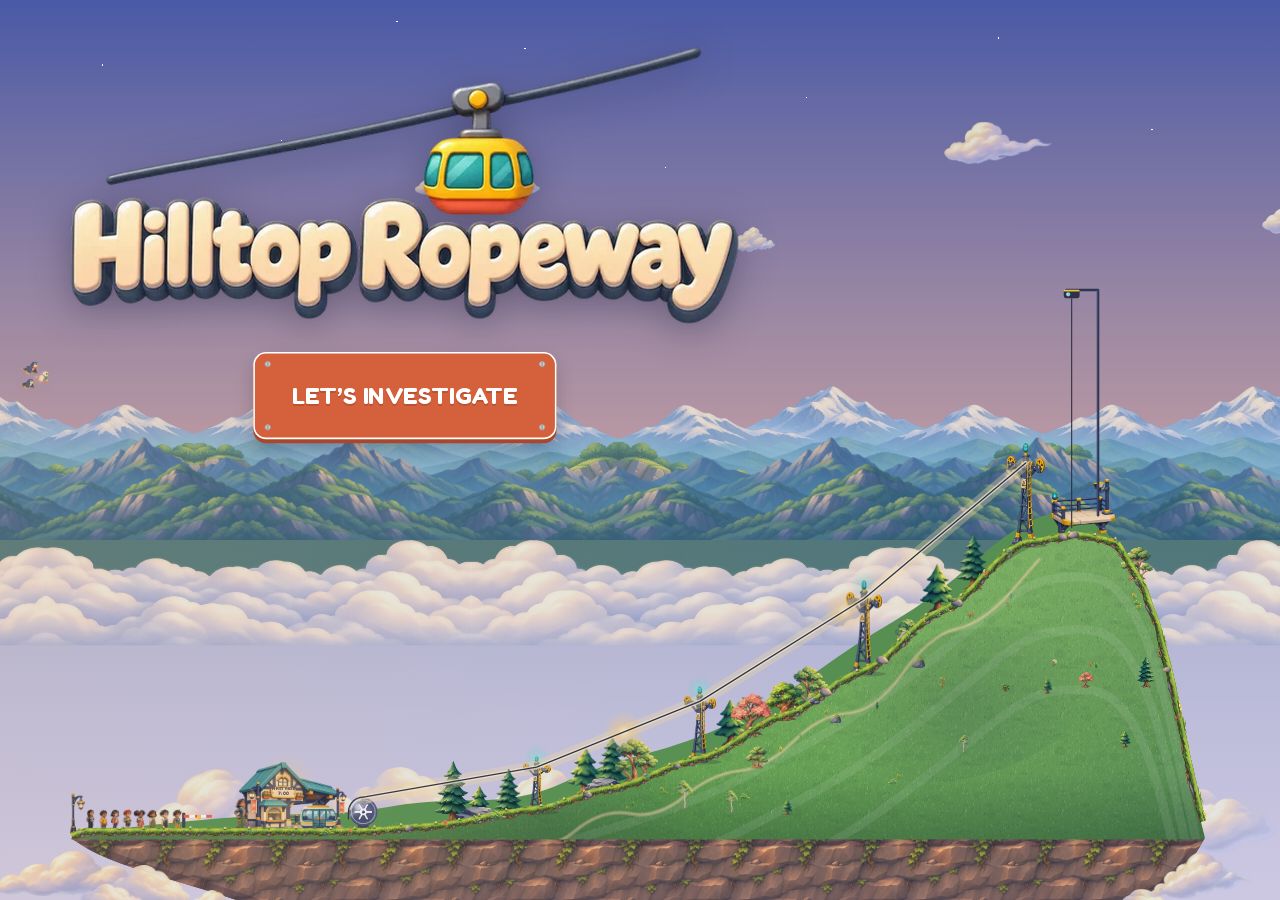
<file: index.html>
<!doctype html>
<html lang="en">
<head>
<meta charset="utf-8">
<meta name="viewport" content="width=device-width, initial-scale=1, viewport-fit=cover, user-scalable=no">
<title>Hilltop Ropeway</title>
<link rel="icon" href="data:,">
<link rel="stylesheet" href="css/style.css">
</head>
<body>
<div id="app"><div id="stage">
  <div id="sky"></div><div id="stars"></div><div id="sun"></div>
  <div id="clouds"></div>
  <canvas id="world" width="1600" height="1000"></canvas>
  <video id="intro" muted loop playsinline preload="auto" poster="assets/video/intro_loop.webp" aria-hidden="true"></video>
  <div id="vig"></div><div id="dim"></div><div id="spot" aria-hidden="true"><i></i></div><div id="flash"></div><div id="fg"></div><div class="lb" id="lbT"></div><div class="lb" id="lbB"></div>
  <div id="lens"><canvas id="lensCanvas"></canvas><img class="fallback" alt=""><div class="cap"><span class="name"></span><span class="feel"></span></div></div>
  <div class="layer" id="pins"></div>
  <!-- SKAI shell (Figma "SKAI final" · entrepreneur 618:12456). Timer frame 1315:5507 -->
  <div class="hud hide" id="clock"><img class="frame" src="assets/ui/skai/skai_timer_frame.webp" alt=""><div class="tv"><span class="time">6:15</span></div><div class="due">First ride 7:00</div></div>
  <div class="hud hide" id="banner"></div>
  <!-- Progress rail 1315:5308: frame + 10 segments (filled from the bottom, 2 per check) -->
  <div class="hud hide" id="tracker"><img class="frame" src="assets/ui/skai/skai_rail.webp" alt=""><div class="count">0/5</div>
    <svg class="segs" viewBox="0 0 511.81 49" preserveAspectRatio="none" aria-hidden="true"><path d="M29.9162 49H67.8101L39.8883 0H0L29.9162 49Z"/><path d="M76.9162 49H114.81L86.8883 0H47L76.9162 49Z"/><path d="M123.916 49H161.81L133.888 0H94L123.916 49Z"/><path d="M173.916 49H211.81L183.888 0H144L173.916 49Z"/><path d="M223.916 49H261.81L233.888 0H194L223.916 49Z"/><path d="M273.916 49H311.81L283.888 0H244L273.916 49Z"/><path d="M323.916 49H361.81L333.888 0H294L323.916 49Z"/><path d="M373.916 49H411.81L383.888 0H344L373.916 49Z"/><path d="M423.916 49H461.81L433.888 0H394L423.916 49Z"/><path d="M473.916 49H511.81L483.888 0H444L473.916 49Z"/></svg>
    <div class="pts"><b>0</b> pts</div></div>
  <div class="pill hud hide" id="notebook"><img alt=""><span></span></div>
  <div class="hud hide" id="mission"><img class="bg" alt=""><div class="lines"></div></div>
  <div class="layer" id="ui"></div>
  <!-- Exit & brand panel 1315:5432 + SKAI Space logo 618:12510 -->
  <div class="shell" id="brand"><img class="panel-img" src="assets/ui/skai/skai_brand_panel.webp" alt=""><img class="logo" src="assets/ui/skai/skai_brand_logo.webp" alt="SKAI Space"><button id="exitBtn" aria-label="Exit"></button></div>
  <!-- Sound note 1315:6062 + icon 618:12662, Information note 1315:6003 -->
  <button class="shell note" id="soundBtn" aria-label="Sound and screen options" aria-expanded="false"><img class="base" src="assets/ui/skai/skai_note_sound.webp" alt=""><img class="ico" src="assets/ui/skai/skai_icon_speaker.webp" alt=""><i class="slash"></i></button>
  <button class="shell note" id="infoBtn" aria-label="What to do" aria-expanded="false"><img class="base" src="assets/ui/skai/skai_note_info.webp" alt=""></button>
  <!-- Sound dropdown 618:12669 -->
  <div class="stickymenu hidden" id="soundMenu"><img class="bgimg" src="assets/ui/skai/skai_dropdown.webp" alt=""><button data-a="replay"><img src="assets/ui/skai/skai_icon_replay.webp" alt=""><span>Replay<br>Narration</span></button><button data-a="mute"><img src="assets/ui/skai/skai_icon_mute.webp" alt=""><span class="ml">Mute All<br>Sounds</span></button><button data-a="fs"><svg viewBox="0 0 56 56" width="45" height="45" fill="none" stroke="#0F57A7" stroke-linecap="round" stroke-linejoin="round"><circle cx="28" cy="28" r="25.5" stroke-width="4.5"/><path d="M17 24v-7h7M39 24v-7h-7M17 32v7h7M39 32v7h-7" stroke-width="4"/></svg><span>Full<br>Screen</span></button></div>
  <div class="stickymenu hidden" id="infoNote"><img class="bgimg" src="assets/ui/skai/skai_dropdown.webp" alt=""><div class="txt"></div></div>
  <button class="shell mini" id="menuBtn" aria-label="Chapters"><span></span></button>
  <div class="panel hidden" id="menu"></div>
</div></div>

<!-- libraries -->
<script src="js/vendor/gsap.min.js"></script>
<script type="importmap">
{ "imports": {
  "three": "./js/vendor/three.module.min.js",
  "three/examples/jsm/environments/RoomEnvironment.js": "./js/vendor/RoomEnvironment.js"
} }
</script>
<!-- asset list, then the game -->
<script src="js/assets.js"></script>
<script type="module" src="js/main.js"></script>
</body>
</html>
</file>
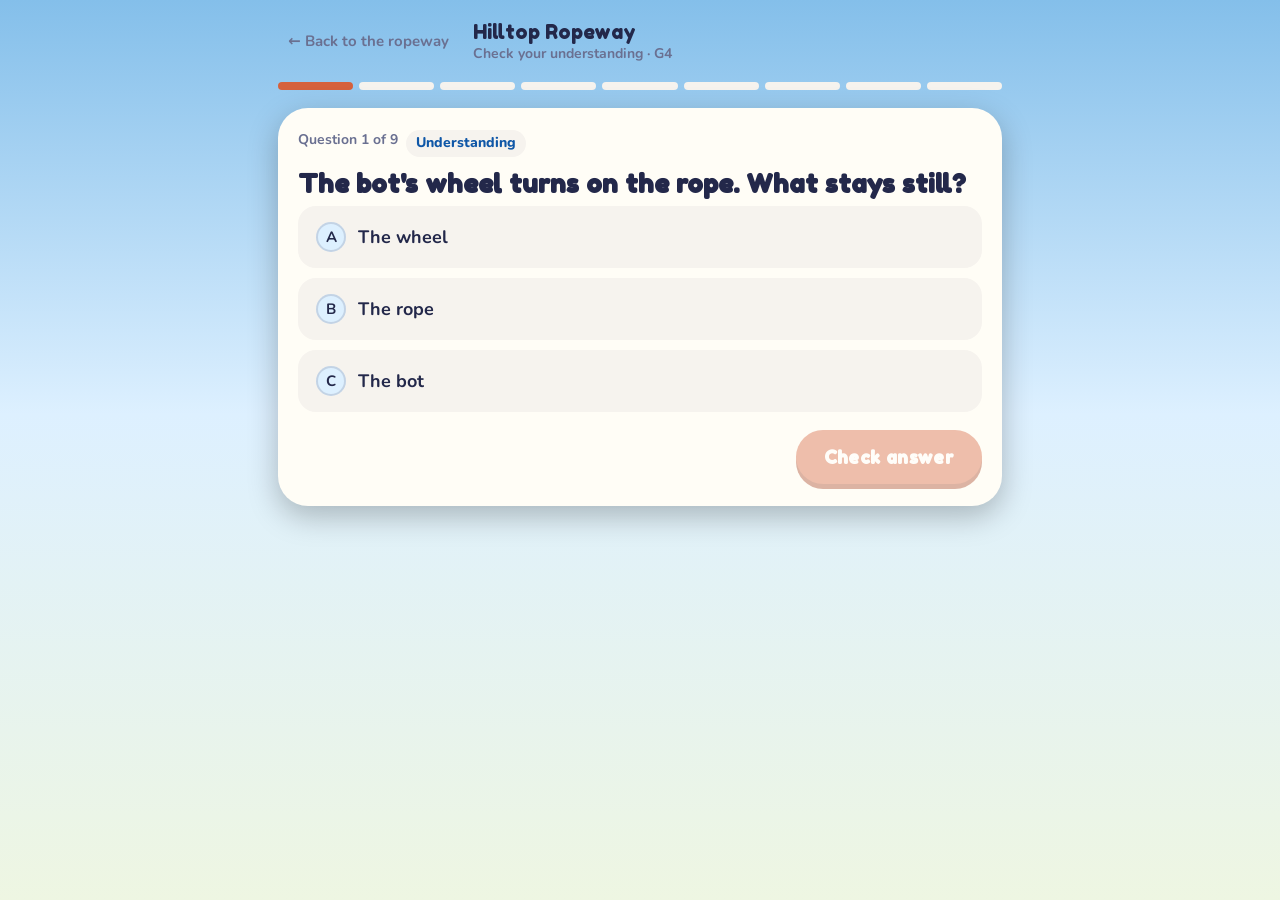
<file: cfu.html>
<!DOCTYPE html>
<html lang="en">
<head>
<meta charset="utf-8">
<meta name="viewport" content="width=device-width, initial-scale=1, viewport-fit=cover">
<title>Hilltop Ropeway · Check your understanding</title>
<link rel="icon" href="data:,">
<style>
@font-face{font-family:'Nunito';font-weight:700;font-display:swap;src:url('assets/fonts/nunito-700.woff2') format('woff2')}
@font-face{font-family:'Nunito';font-weight:800;font-display:swap;src:url('assets/fonts/nunito-800.woff2') format('woff2')}
@font-face{font-family:'Nunito';font-weight:900;font-display:swap;src:url('assets/fonts/nunito-900.woff2') format('woff2')}
@font-face{font-family:'Fredoka One';font-weight:400;font-display:swap;src:url('assets/fonts/fredoka-one-400.woff2') format('woff2')}
body{font-weight:700}
.prompt,.result h2,.fb strong,.mission h1{font-weight:400}
.card{box-shadow:0 0 0 3px #fff,0 0 0 6px rgba(0,174,239,.28),0 14px 30px rgba(35,40,74,.18)}
.btn{font-family:'Fredoka One','Nunito',sans-serif;font-weight:400;letter-spacing:.02em;border-radius:16px;box-shadow:0 5px 0 #A9472A}
.btn:active:not(:disabled){transform:translateY(3px);box-shadow:0 2px 0 #A9472A}
.dots li{background:rgba(255,255,255,.75)}
.dots li.now{background:#00AEEF}
.chip{color:#0F57A7;font-weight:800}
.opt .key{background:#fff;box-shadow:inset 0 0 0 2px rgba(35,40,74,.14)}
</style>
<style>
:root {
  /* Defaults. build_cfu.py overwrites these with the game's theme. */
  --bg: #0f1a3d;
  --surface: #1a2756;
  --surface-2: #24346b;
  --text: #f1f4ff;
  --muted: #aab4dc;
  --accent: #ffb547;
  --accent-ink: #1b1300;
  --correct: #47d79a;
  --wrong: #ff8a7a;
  --line: rgba(255,255,255,.16);
  --radius: 18px;
  --radius-sm: 12px;
  --font-display: "Baloo 2", "Trebuchet MS", system-ui, sans-serif;
  --font-body: "Baloo 2", "Trebuchet MS", system-ui, sans-serif;
  --bg-image: radial-gradient(1200px 600px at 80% -10%, #2b3f86 0%, transparent 60%);
  --bg: #DDF0FF;
  --bg-image: linear-gradient(180deg, #84BFEA 0%, #DDF0FF 46%, #EEF6E2 100%);
  --surface: #FFFDF6;
  --surface-2: #F6F3EE;
  --text: #23284A;
  --muted: #6A7091;
  --accent: #D5613C;
  --accent-ink: #FFFFFF;
  --correct: #2FA36B;
  --wrong: #E0674F;
  --line: rgba(35, 40, 74, 0.16);
  --radius: 30px;
  --radius-sm: 18px;
  --font-display: 'Fredoka One', 'Fredoka', 'Nunito', system-ui, sans-serif;
  --font-body: 'Nunito', system-ui, sans-serif;
}
* { box-sizing: border-box; }
html, body { height: 100%; }
body {
  margin: 0; background: var(--bg); background-image: var(--bg-image); background-attachment: fixed;
  color: var(--text); font-family: var(--font-body); font-size: 18px; line-height: 1.45;
  -webkit-font-smoothing: antialiased; -webkit-tap-highlight-color: transparent;
  padding: env(safe-area-inset-top,0px) env(safe-area-inset-right,0px) env(safe-area-inset-bottom,0px) env(safe-area-inset-left,0px);
}
button { font: inherit; color: inherit; }
:focus-visible { outline: 3px solid var(--accent); outline-offset: 3px; }
.wrap { max-width: 760px; margin: 0 auto; padding: 20px 18px 40px; min-height: 100%; display: flex; flex-direction: column; }
header.top { display: flex; align-items: center; gap: 14px; margin-bottom: 18px; }
.back { flex: none; text-decoration: none; color: var(--muted); font-size: 15px; padding: 8px 10px; border-radius: 10px; }
.back:hover { color: var(--text); background: var(--surface); }
.mission { flex: 1; min-width: 0; }
.mission h1 { font-family: var(--font-display); font-size: 20px; margin: 0; line-height: 1.2; display: -webkit-box; -webkit-line-clamp: 2; -webkit-box-orient: vertical; overflow: hidden; }
.mission p { margin: 0; color: var(--muted); font-size: 14px; }
.dots { display: flex; gap: 6px; list-style: none; padding: 0; margin: 0 0 18px; }
.dots li { flex: 1; height: 8px; border-radius: 99px; background: var(--surface-2); transition: background .25s; }
.dots li.now { background: var(--accent); }
.dots li.ok { background: var(--correct); }
.dots li.no { background: var(--wrong); }
.team { background: var(--surface); border: 1px dashed var(--line); border-radius: var(--radius-sm); padding: 10px 14px; font-size: 15px; color: var(--muted); margin-bottom: 14px; }
.card { background: var(--surface); border-radius: var(--radius); padding: 22px 20px; box-shadow: 0 10px 30px rgba(0,0,0,.25); }
.meta { display: flex; gap: 8px; flex-wrap: wrap; margin-bottom: 10px; font-size: 14px; color: var(--muted); }
.chip { background: var(--surface-2); padding: 3px 10px; border-radius: 99px; }
.prompt { font-family: var(--font-display); font-size: clamp(20px, 4.4vw, 26px); line-height: 1.3; margin: 0 0 6px; font-weight: 700; }
.hint { color: var(--muted); font-size: 15px; margin: 0 0 16px; }
/* MCQ */
.opts { display: grid; gap: 10px; }
.opt { display: flex; gap: 12px; align-items: center; text-align: left; width: 100%; padding: 14px 16px; border-radius: var(--radius-sm); background: var(--surface-2); border: 2px solid transparent; cursor: pointer; min-height: 56px; transition: border-color .15s, transform .1s; }
.opt:hover:not(:disabled) { border-color: var(--line); }
.opt:active:not(:disabled) { transform: scale(.99); }
.opt .key { flex: none; width: 30px; height: 30px; border-radius: 50%; display: grid; place-items: center; background: var(--bg); font-weight: 700; font-size: 15px; }
.opt[aria-pressed="true"] { border-color: var(--accent); }
.opt[aria-pressed="true"] .key { background: var(--accent); color: var(--accent-ink); }
.opt.is-correct { border-color: var(--correct); }
.opt.is-correct .key { background: var(--correct); color: #06291a; }
.opt.is-wrong { border-color: var(--wrong); }
.opt.is-wrong .key { background: var(--wrong); color: #3a0d06; }
.opt:disabled { cursor: default; }
/* Match */
.tray { display: flex; flex-wrap: wrap; gap: 8px; min-height: 52px; padding: 10px; border-radius: var(--radius-sm); background: var(--bg); margin-bottom: 14px; }
.tray:empty::after { content: "All cards placed"; color: var(--muted); font-size: 14px; align-self: center; padding-left: 4px; }
.mcard { padding: 10px 14px; border-radius: 10px; background: var(--surface-2); border: 2px solid var(--line); cursor: grab; touch-action: none; user-select: none; font-size: 16px; line-height: 1.25; }
.mcard.sel { border-color: var(--accent); box-shadow: 0 0 0 3px color-mix(in srgb, var(--accent) 35%, transparent); }
.mcard.is-correct { border-color: var(--correct); }
.mcard.is-wrong { border-color: var(--wrong); }
.mcard .fix { display: block; font-size: 13px; color: var(--muted); margin-top: 2px; }
.targets { display: grid; gap: 10px; grid-template-columns: repeat(auto-fit, minmax(200px, 1fr)); }
.target { border: 2px dashed var(--line); border-radius: var(--radius-sm); padding: 10px; min-height: 92px; cursor: pointer; transition: border-color .15s, background .15s; }
.target h3 { margin: 0 0 8px; font-size: 16px; font-family: var(--font-display); }
.target .slot { display: flex; flex-wrap: wrap; gap: 6px; }
.target.over, .target.armed:hover { border-color: var(--accent); background: color-mix(in srgb, var(--accent) 8%, transparent); }
/* Sequence */
.seq { list-style: none; padding: 0; margin: 0; display: grid; gap: 8px; counter-reset: s; }
.seq li { counter-increment: s; display: flex; align-items: center; gap: 10px; padding: 10px 10px 10px 12px; border-radius: var(--radius-sm); background: var(--surface-2); border: 2px solid transparent; touch-action: none; user-select: none; }
.seq li::before { content: counter(s); flex: none; width: 28px; height: 28px; border-radius: 50%; background: var(--bg); display: grid; place-items: center; font-weight: 700; font-size: 14px; }
.seq li .txt { flex: 1; cursor: grab; }
.seq li .mv { display: flex; gap: 4px; }
.seq li .mv button { width: 38px; height: 38px; border-radius: 10px; border: 0; background: var(--bg); cursor: pointer; font-size: 16px; }
.seq li .mv button:disabled { opacity: .35; cursor: default; }
.seq li.dragging { opacity: .35; }
.seq li.is-correct { border-color: var(--correct); }
.seq li.is-wrong { border-color: var(--wrong); }
.seq li .should { font-size: 13px; color: var(--muted); }
.ghost { position: fixed; z-index: 50; pointer-events: none; transform: translate(-50%, -50%) rotate(-2deg); box-shadow: 0 12px 30px rgba(0,0,0,.4); }
/* Feedback + actions */
.fb { margin-top: 16px; border-radius: var(--radius-sm); padding: 14px 16px; border-left: 6px solid var(--correct); background: color-mix(in srgb, var(--correct) 12%, var(--surface)); }
.fb.no { border-left-color: var(--wrong); background: color-mix(in srgb, var(--wrong) 12%, var(--surface)); }
.fb strong { display: block; font-family: var(--font-display); font-size: 19px; margin-bottom: 2px; }
.fb p { margin: 0; }
.actions { display: flex; justify-content: flex-end; margin-top: 18px; }
.btn { border: 0; border-radius: 99px; padding: 14px 28px; font-weight: 700; font-size: 18px; background: var(--accent); color: var(--accent-ink); cursor: pointer; min-height: 52px; }
.btn:disabled { opacity: .4; cursor: default; }
.btn.ghosty { background: transparent; color: var(--text); border: 2px solid var(--line); }
/* Results */
.result h2 { font-family: var(--font-display); font-size: clamp(28px, 7vw, 40px); margin: 0 0 4px; line-height: 1.1; }
.result .score { color: var(--muted); margin: 0 0 20px; }
.skills { display: grid; gap: 10px; margin-bottom: 20px; }
.skill { display: flex; align-items: center; gap: 12px; padding: 12px 14px; background: var(--surface-2); border-radius: var(--radius-sm); }
.skill .name { flex: 1; font-weight: 700; }
.skill .marks { display: flex; gap: 5px; }
.skill .marks span { width: 22px; height: 22px; border-radius: 50%; display: grid; place-items: center; font-size: 13px; font-weight: 700; }
.skill .marks .y { background: var(--correct); color: #06291a; }
.skill .marks .n { background: var(--wrong); color: #3a0d06; }
.sr { position: absolute; width: 1px; height: 1px; overflow: hidden; clip: rect(0 0 0 0); white-space: nowrap; }
@media (prefers-reduced-motion: no-preference) {
  .card.enter { animation: rise .35s ease-out; }
  @keyframes rise { from { opacity: 0; transform: translateY(10px); } to { opacity: 1; transform: none; } }
}
@media (max-width: 480px) { body { font-size: 17px; } header.top { align-items: flex-start; } .mission h1 { font-size: 18px; } .card { padding: 18px 14px; } .btn { width: 100%; } }
</style>
</head>
<body>
<div class="wrap">
  <header class="top">
    <a class="back" id="back" href="index.html">← Mission</a>
    <div class="mission"><h1 id="mTitle"></h1><p id="mSub"></p></div>
  </header>
  <ol class="dots" id="dots" aria-hidden="true"></ol>
  <div id="team"></div>
  <main id="stage" aria-live="polite"></main>
</div>

<script id="cfu-data" type="application/json">{
 "mission": {
  "id": "g4-hilltop-ropeway",
  "title": "Hilltop Ropeway",
  "grade": "G4",
  "mode": "self",
  "questionCount": 9,
  "backHref": "index.html"
 },
 "ui": {
  "back": "Back to the ropeway",
  "resultsTitle": "Ropeway check complete"
 },
 "questions": [
  {
   "id": "q1",
   "skill": "Understanding",
   "difficulty": "Easy",
   "type": "mcq",
   "prompt": "The bot's wheel turns on the rope. What stays still?",
   "options": [
    "The wheel",
    "The rope",
    "The bot"
   ],
   "correct": 1,
   "feedback": "The rope stays still. The turning wheel moves itself, and the bot, along it."
  },
  {
   "id": "q2",
   "skill": "Understanding",
   "difficulty": "Easy",
   "type": "mcq",
   "prompt": "The wheel turns once. How far does the bot go?",
   "options": [
    "Across the wheel",
    "To the next tower",
    "Once around the wheel"
   ],
   "correct": 2,
   "feedback": "One turn rolls the wheel's whole edge along the rope. Across the wheel is shorter than around it."
  },
  {
   "id": "q3",
   "skill": "Understanding",
   "difficulty": "Medium",
   "type": "mcq",
   "prompt": "Each turn moves the bot 10 cm. How many turns for 30 cm?",
   "options": [
    "3 turns",
    "10 turns",
    "30 turns"
   ],
   "correct": 0,
   "feedback": "10, 20, 30: three turns. 30 turns would take the bot 300 cm."
  },
  {
   "id": "q4",
   "skill": "Reasoning",
   "difficulty": "Easy",
   "type": "mcq",
   "prompt": "The smooth wheel spun on the steep cable. Why?",
   "options": [
    "Motor too slow",
    "Wheel too small",
    "Not enough grip"
   ],
   "correct": 2,
   "feedback": "A steeper cable needs more grip. The big smooth wheel slipped too, so size was not the problem."
  },
  {
   "id": "q5",
   "skill": "Reasoning",
   "difficulty": "Easy",
   "type": "mcq",
   "prompt": "The bot carried everything and stopped partway up. Why?",
   "options": [
    "Wheel too grippy",
    "Too heavy to pull",
    "Turned the wrong way"
   ],
   "correct": 1,
   "feedback": "Each thing adds weight. The motor can only pull so much up the slope."
  },
  {
   "id": "q6",
   "skill": "Reasoning",
   "difficulty": "Medium",
   "type": "match",
   "prompt": "Match what the bot did to what you should change.",
   "targets": [
    {
     "id": "turn",
     "text": "Change the turn"
    },
    {
     "id": "wheel",
     "text": "Change the wheel"
    },
    {
     "id": "load",
     "text": "Carry less"
    }
   ],
   "cards": [
    {
     "text": "Went the wrong way",
     "target": "turn"
    },
    {
     "text": "Slipped and slid back",
     "target": "wheel"
    },
    {
     "text": "Stopped partway up",
     "target": "load"
    }
   ],
   "feedback": "Wrong way is the turn, slipping is grip, stopping is weight. A grippier wheel can't help a bot that is too heavy."
  },
  {
   "id": "q7",
   "skill": "Logical thinking",
   "difficulty": "Easy",
   "type": "mcq",
   "prompt": "The turn and wheel are right. It still stopped. Check what?",
   "options": [
    "The load",
    "The turn",
    "The wheel"
   ],
   "correct": 0,
   "feedback": "The turn and the wheel are ruled out, so the load is left to check."
  },
  {
   "id": "q8",
   "skill": "Logical thinking",
   "difficulty": "Easy",
   "type": "sequence",
   "prompt": "Testing the bot: put the steps in order.",
   "items": [
    "Set up the bot",
    "Press RUN",
    "Watch what it does",
    "Change one thing",
    "Press RUN again"
   ],
   "feedback": "You can't watch before you run. What you see tells you which one thing to change before the next run."
  },
  {
   "id": "q9",
   "skill": "Logical thinking",
   "difficulty": "Medium",
   "type": "mcq",
   "transfer": true,
   "prompt": "Toy car: new tyres and less load. It climbed. Which helped?",
   "options": [
    "The new tyres",
    "The lighter load",
    "Can't tell yet"
   ],
   "correct": 2,
   "feedback": "Two changes at once hide the cause. Change one thing at a time to find out."
  }
 ]
}</script>
<script>
(function () {
  "use strict";
  var DATA = JSON.parse(document.getElementById("cfu-data").textContent);
  var M = DATA.mission || {};
  var QS = DATA.questions || [];
  var UI = Object.assign({
    check: "Check answer", next: "Next", finish: "See my results",
    correct: "That's right!", notQuite: "Not quite.",
    teamNote: "Talk it over with your team. Then the player whose turn it is answers.",
    matchHint: "Drag each card to a box, or tap a card and then tap a box.",
    seqHint: "Drag to reorder, or use the arrows.",
    resultsTitle: "Mission check complete", back: "Back to mission"
  }, DATA.ui || {});
  var KEYS = "ABCDEFG";
  var $ = function (s, r) { return (r || document).querySelector(s); };
  var el = function (tag, cls, txt) { var e = document.createElement(tag); if (cls) e.className = cls; if (txt != null) e.textContent = txt; return e; };
  function shuffle(a) { a = a.slice(); for (var i = a.length - 1; i > 0; i--) { var j = Math.floor(Math.random() * (i + 1)); var t = a[i]; a[i] = a[j]; a[j] = t; } return a; }

  var state = { i: 0, started: new Date().toISOString(), qStart: 0, answers: [], locked: false, current: null };

  document.title = (M.title ? M.title + " · " : "") + "Check your understanding";
  $("#mTitle").textContent = M.title || "Mission";
  $("#mSub").textContent = "Check your understanding" + (M.grade ? " · " + M.grade : "");
  if (M.backHref === null) $("#back").remove(); else if (M.backHref) $("#back").href = M.backHref;
  $("#back").textContent = "← " + UI.back;
  if (M.mode === "group") { var t = el("div", "team", UI.teamNote); $("#team").appendChild(t); }
  var dots = $("#dots");
  QS.forEach(function () { dots.appendChild(el("li")); });

  function paintDots() {
    Array.prototype.forEach.call(dots.children, function (d, k) {
      var a = state.answers[k];
      d.className = a ? (a.correct ? "ok" : "no") : (k === state.i ? "now" : "");
    });
  }

  /* ---------- pointer drag helper (mouse + touch) ---------- */
  function draggable(node, opts) {
    var ghost = null, sx = 0, sy = 0, moved = false, overEl = null;
    node.addEventListener("pointerdown", function (e) {
      if (state.locked || (opts.handle && !e.target.closest(opts.handle))) return;
      if (e.button !== undefined && e.button !== 0) return;
      sx = e.clientX; sy = e.clientY; moved = false;
      node.setPointerCapture(e.pointerId);
    });
    node.addEventListener("pointermove", function (e) {
      if (!node.hasPointerCapture(e.pointerId)) return;
      if (!moved && Math.hypot(e.clientX - sx, e.clientY - sy) < 8) return;
      if (!moved) { moved = true; ghost = node.cloneNode(true); ghost.classList.add("ghost"); ghost.style.width = node.offsetWidth + "px"; document.body.appendChild(ghost); opts.start && opts.start(); }
      ghost.style.left = e.clientX + "px"; ghost.style.top = e.clientY + "px";
      var under = document.elementFromPoint(e.clientX, e.clientY);
      var tgt = under && opts.target(under, e);
      if (overEl && overEl !== tgt) overEl.classList.remove("over");
      overEl = tgt; if (tgt) tgt.classList.add("over");
      opts.move && opts.move(e);
    });
    function end(e) {
      if (!node.hasPointerCapture(e.pointerId)) return;
      node.releasePointerCapture(e.pointerId);
      if (overEl) overEl.classList.remove("over");
      if (moved) { ghost && ghost.remove(); ghost = null; opts.drop(overEl, e); node.dataset.justDragged = "1"; setTimeout(function () { delete node.dataset.justDragged; }, 0); }
      overEl = null;
    }
    node.addEventListener("pointerup", end);
    node.addEventListener("pointercancel", end);
  }

  /* ---------- renderers: each returns { ready(), response(), grade(), reveal(ok) } ---------- */
  function renderMCQ(q, body) {
    var chosen = null, btns = [];
    var order = q.options.map(function (_, k) { return k; });
    if (q.shuffle || DATA.shuffleOptions) order = shuffle(order);
    var box = el("div", "opts"); box.setAttribute("role", "group");
    order.forEach(function (k, pos) {
      var b = el("button", "opt"); b.type = "button"; b.setAttribute("aria-pressed", "false");
      b.appendChild(el("span", "key", KEYS[pos])); b.appendChild(el("span", "", q.options[k]));
      b.dataset.k = k;
      b.addEventListener("click", function () {
        if (state.locked) return;
        chosen = k; btns.forEach(function (x) { x.setAttribute("aria-pressed", String(x === b)); });
        api.onChange();
      });
      btns.push(b); box.appendChild(b);
    });
    body.appendChild(box);
    return {
      ready: function () { return chosen !== null; },
      response: function () { return { option: chosen, text: q.options[chosen] }; },
      grade: function () { return chosen === q.correct; },
      setResponse: function (k) { chosen = k; },
      reveal: function () { btns.forEach(function (b) { b.disabled = true; var k = +b.dataset.k; if (k === q.correct) b.classList.add("is-correct"); else if (k === chosen) b.classList.add("is-wrong"); }); }
    };
  }

  function renderMatch(q, body) {
    body.appendChild(el("p", "hint", UI.matchHint));
    var tray = el("div", "tray"); body.appendChild(tray);
    var grid = el("div", "targets"); body.appendChild(grid);
    var place = {}; var selected = null; var cardEls = {}; var slots = {};
    q.targets.forEach(function (t) {
      var box = el("div", "target"); box.dataset.t = t.id; box.setAttribute("role", "button"); box.tabIndex = 0;
      box.setAttribute("aria-label", "Box: " + t.text);
      box.appendChild(el("h3", "", t.text)); var s = el("div", "slot"); box.appendChild(s); slots[t.id] = s;
      function put() { if (selected != null && !state.locked) { move(selected, t.id); } }
      box.addEventListener("click", function (e) { if (e.target.closest(".mcard")) return; put(); });
      box.addEventListener("keydown", function (e) { if (e.key === "Enter" || e.key === " ") { e.preventDefault(); put(); } });
      grid.appendChild(box);
    });
    function select(i) { selected = i; Object.keys(cardEls).forEach(function (k) { cardEls[k].classList.toggle("sel", +k === i); }); grid.querySelectorAll(".target").forEach(function (b) { b.classList.toggle("armed", i != null); }); }
    function move(i, tid) {
      if (tid) { place[i] = tid; slots[tid].appendChild(cardEls[i]); } else { delete place[i]; tray.appendChild(cardEls[i]); }
      select(null); api.onChange();
    }
    shuffle(q.cards.map(function (_, i) { return i; })).forEach(function (i) {
      var c = el("button", "mcard", q.cards[i].text); c.type = "button"; c.dataset.i = i; cardEls[i] = c;
      c.addEventListener("click", function () {
        if (state.locked || c.dataset.justDragged) return;
        if (place[i] && selected !== i) { move(i, null); return; }
        select(selected === i ? null : i);
      });
      draggable(c, {
        target: function (under) { return under.closest(".target") || under.closest(".tray"); },
        drop: function (tgt) { if (!tgt) return; move(i, tgt.classList.contains("target") ? tgt.dataset.t : null); }
      });
      tray.appendChild(c);
    });
    return {
      ready: function () { return Object.keys(place).length === q.cards.length; },
      response: function () { var r = {}; Object.keys(place).forEach(function (i) { r[q.cards[i].text] = place[i]; }); return r; },
      grade: function () { return q.cards.every(function (c, i) { return place[i] === c.target; }); },
      setResponse: function (map) { Object.keys(map).forEach(function (i) { move(+i, map[i]); }); },
      reveal: function () {
        var names = {}; q.targets.forEach(function (t) { names[t.id] = t.text; });
        q.cards.forEach(function (c, i) {
          var ce = cardEls[i]; ce.disabled = true; ce.style.cursor = "default";
          if (place[i] === c.target) ce.classList.add("is-correct");
          else { ce.classList.add("is-wrong"); ce.appendChild(el("span", "fix", "Goes in: " + names[c.target])); }
        });
      }
    };
  }

  function renderSequence(q, body) {
    body.appendChild(el("p", "hint", UI.seqHint));
    var list = el("ol", "seq"); body.appendChild(list);
    var idx = q.items.map(function (_, i) { return i; });
    var order; var guard = 0;
    do { order = shuffle(idx); guard++; } while (guard < 20 && order.every(function (v, k) { return v === k; }));
    var lis = {};
    function paint() {
      order.forEach(function (i, pos) {
        var li = lis[i]; list.appendChild(li);
        li.querySelector(".up").disabled = state.locked || pos === 0;
        li.querySelector(".dn").disabled = state.locked || pos === order.length - 1;
        li.querySelector(".up").setAttribute("aria-label", "Move up: " + q.items[i]);
        li.querySelector(".dn").setAttribute("aria-label", "Move down: " + q.items[i]);
      });
    }
    function swap(pos, d) { var p2 = pos + d; if (p2 < 0 || p2 >= order.length) return; var t = order[pos]; order[pos] = order[p2]; order[p2] = t; touched = true; paint(); api.onChange(); }
    var touched = false;
    order.forEach(function (i) {
      var li = el("li"); li.dataset.i = i;
      li.appendChild(el("span", "txt", q.items[i]));
      var mv = el("span", "mv");
      var up = el("button", "up", "▲"); up.type = "button"; var dn = el("button", "dn", "▼"); dn.type = "button";
      up.addEventListener("click", function () { swap(order.indexOf(i), -1); var b = lis[i].querySelector(".up"); (b.disabled ? lis[i].querySelector(".dn") : b).focus(); });
      dn.addEventListener("click", function () { swap(order.indexOf(i), 1); var b = lis[i].querySelector(".dn"); (b.disabled ? lis[i].querySelector(".up") : b).focus(); });
      mv.appendChild(up); mv.appendChild(dn); li.appendChild(mv);
      lis[i] = li;
      draggable(li, {
        handle: ".txt",
        start: function () { li.classList.add("dragging"); },
        target: function (under) { var t = under.closest(".seq li"); return t && t !== li ? t : null; },
        drop: function (tgt, e) {
          li.classList.remove("dragging");
          if (!tgt) return;
          var from = order.indexOf(i); order.splice(from, 1);
          var to = order.indexOf(+tgt.dataset.i); var r = tgt.getBoundingClientRect();
          if (e.clientY > r.top + r.height / 2) to++;
          order.splice(to, 0, i); touched = true; paint(); api.onChange();
        }
      });
    });
    paint();
    return {
      ready: function () { return true; },
      response: function () { return order.map(function (i) { return q.items[i]; }); },
      grade: function () { return order.every(function (v, k) { return v === k; }); },
      setResponse: function (o) { order = o.slice(); paint(); },
      reveal: function () {
        paint();
        order.forEach(function (i, pos) {
          var li = lis[i]; li.classList.add(i === pos ? "is-correct" : "is-wrong");
          if (i !== pos) li.querySelector(".txt").appendChild(el("span", "should", " — should be step " + (i + 1)));
        });
      }
    };
  }

  /* ---------- flow ---------- */
  var api = { onChange: function () { var b = $("#act"); if (b && !state.locked) b.disabled = !state.current.ready(); } };

  function show() {
    paintDots();
    var q = QS[state.i]; state.locked = false; state.qStart = performance.now();
    var stage = $("#stage"); stage.innerHTML = "";
    var card = el("section", "card enter"); card.setAttribute("aria-labelledby", "qp");
    var meta = el("div", "meta");
    meta.appendChild(el("span", "", "Question " + (state.i + 1) + " of " + QS.length));
    if (q.skill) meta.appendChild(el("span", "chip", q.skill));
    card.appendChild(meta);
    var p = el("h2", "prompt", q.prompt); p.id = "qp"; card.appendChild(p);
    var body = el("div"); card.appendChild(body);
    state.current = (q.type === "match" ? renderMatch : q.type === "sequence" ? renderSequence : renderMCQ)(q, body);
    var fbBox = el("div"); card.appendChild(fbBox);
    var actions = el("div", "actions");
    var act = el("button", "btn", UI.check); act.id = "act"; act.type = "button"; act.disabled = !state.current.ready();
    act.addEventListener("click", function () { state.locked ? advance() : check(fbBox, act); });
    actions.appendChild(act); card.appendChild(actions);
    stage.appendChild(card);
    p.setAttribute("tabindex", "-1"); if (state.i > 0) p.focus({ preventScroll: false });
  }

  function check(fbBox, act) {
    var q = QS[state.i], cur = state.current;
    if (!cur.ready()) return;
    var ok = cur.grade(); state.locked = true;
    state.answers[state.i] = {
      id: q.id || ("q" + (state.i + 1)), skill: q.skill || null, difficulty: q.difficulty || null,
      type: q.type, transfer: !!q.transfer, correct: ok, response: cur.response(),
      ms: Math.round(performance.now() - state.qStart)
    };
    cur.reveal(ok);
    var fb = el("div", "fb" + (ok ? "" : " no"));
    fb.appendChild(el("strong", "", ok ? UI.correct : UI.notQuite));
    fb.appendChild(el("p", "", q.feedback || ""));
    fbBox.appendChild(fb);
    act.textContent = state.i === QS.length - 1 ? UI.finish : UI.next; act.disabled = false; act.focus();
    paintDots();
    emit("skai-cfu-answer", state.answers[state.i]);
  }

  function advance() { state.i++; if (state.i < QS.length) show(); else finish(); }

  function summary() {
    var bySkill = {};
    state.answers.forEach(function (a) { var s = a.skill || "General"; bySkill[s] = bySkill[s] || { correct: 0, total: 0 }; bySkill[s].total++; if (a.correct) bySkill[s].correct++; });
    var c = state.answers.filter(function (a) { return a.correct; }).length;
    return {
      missionId: M.id || null, mission: M.title || null, grade: M.grade || null, mode: M.mode || "self",
      startedAt: state.started, finishedAt: new Date().toISOString(),
      score: { correct: c, total: QS.length }, bySkill: bySkill, answers: state.answers
    };
  }

  function emit(type, payload) {
    var msg = { type: type, payload: payload };
    try { if (window.parent && window.parent !== window) window.parent.postMessage(msg, "*"); } catch (e) {}
    try { if (window.opener) window.opener.postMessage(msg, "*"); } catch (e) {}
    document.dispatchEvent(new CustomEvent(type, { detail: payload }));
    try {
      if (type === "skai-cfu-complete" && typeof window.SKAI_CFU_ON_COMPLETE === "function") window.SKAI_CFU_ON_COMPLETE(payload);
      if (type === "skai-cfu-answer" && typeof window.SKAI_CFU_ON_ANSWER === "function") window.SKAI_CFU_ON_ANSWER(payload);
    } catch (e) { console.error(e); }
  }

  function finish() {
    paintDots();
    var s = summary(); window.SKAI_CFU.result = s;
    var stage = $("#stage"); stage.innerHTML = "";
    var card = el("section", "card result enter");
    card.appendChild(el("h2", "", UI.resultsTitle));
    card.appendChild(el("p", "score", "You got " + s.score.correct + " of " + s.score.total + " right on your first try."));
    var list = el("div", "skills");
    var order = []; QS.forEach(function (q) { var k = q.skill || "General"; if (order.indexOf(k) < 0) order.push(k); });
    order.forEach(function (k) {
      var row = el("div", "skill"); row.appendChild(el("span", "name", k));
      var marks = el("span", "marks");
      state.answers.forEach(function (a) { if ((a.skill || "General") === k) { var m = el("span", a.correct ? "y" : "n", a.correct ? "✓" : "✕"); marks.appendChild(m); } });
      marks.appendChild(el("span", "sr", s.bySkill[k].correct + " of " + s.bySkill[k].total + " correct"));
      row.appendChild(marks); list.appendChild(row);
    });
    card.appendChild(list);
    if (M.backHref !== null) {
      var a = el("div", "actions"); var b = el("a", "btn", UI.back); b.href = M.backHref || "index.html"; b.style.textDecoration = "none"; a.appendChild(b); card.appendChild(a);
    }
    stage.appendChild(card);
    emit("skai-cfu-complete", s);
  }

  // Small API for testing and for the host game.
  window.SKAI_CFU = {
    data: DATA, state: state,
    answer: function (resp) { if (!state.locked) { state.current.setResponse(resp); $("#act").disabled = false; $("#act").click(); } },
    next: function () { if (state.locked) $("#act").click(); }
  };
  if (!QS.length) { $("#stage").appendChild(el("p", "", "No questions found.")); return; }
  show();
})();
</script>
</body>
</html>
</file>
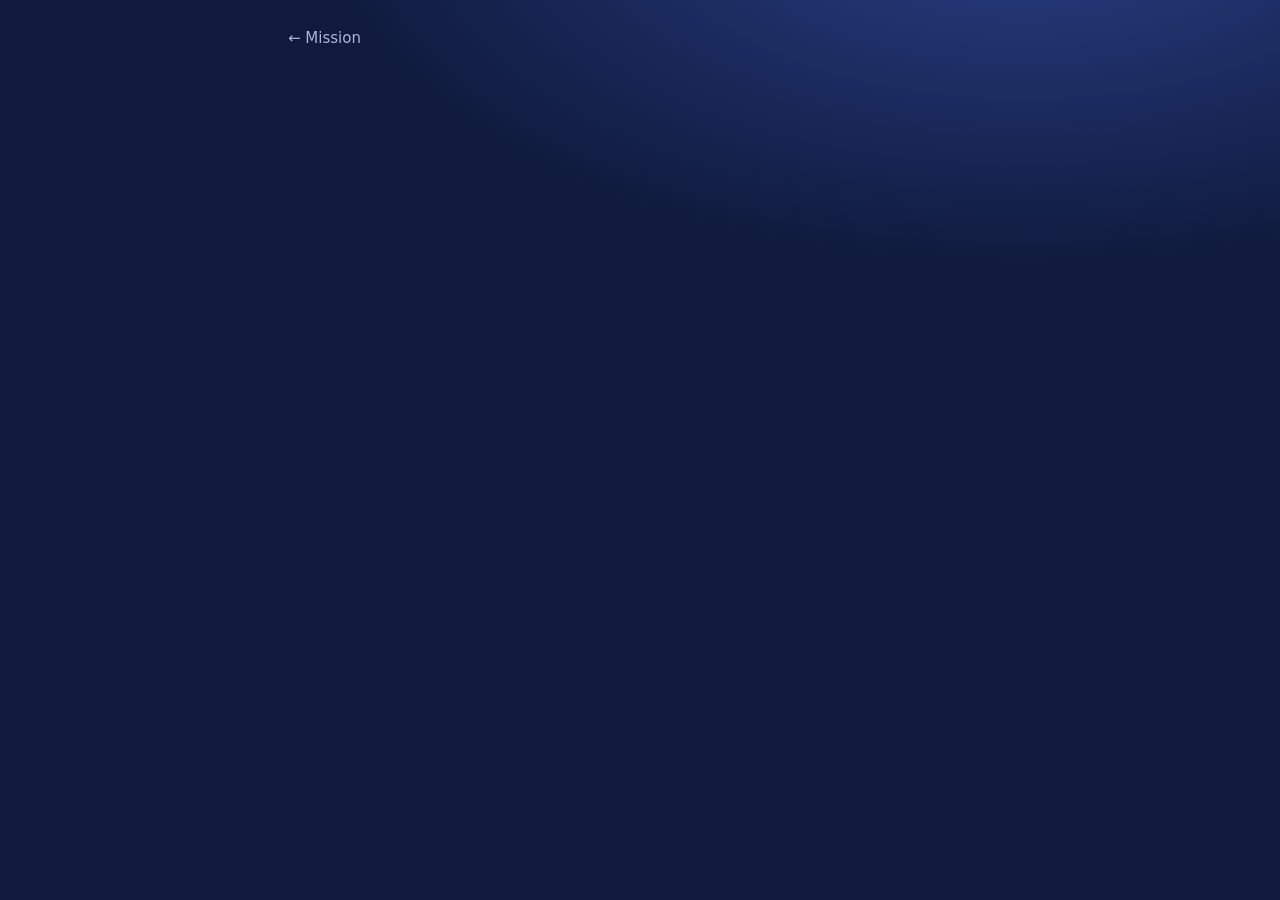
<file: tools/cfu/cfu-template.html>
<!DOCTYPE html>
<html lang="en">
<head>
<meta charset="utf-8">
<meta name="viewport" content="width=device-width, initial-scale=1, viewport-fit=cover">
<title>__TITLE__</title>
<!--__HEAD_EXTRA__-->
<style>
:root {
  /* Defaults. build_cfu.py overwrites these with the game's theme. */
  --bg: #0f1a3d;
  --surface: #1a2756;
  --surface-2: #24346b;
  --text: #f1f4ff;
  --muted: #aab4dc;
  --accent: #ffb547;
  --accent-ink: #1b1300;
  --correct: #47d79a;
  --wrong: #ff8a7a;
  --line: rgba(255,255,255,.16);
  --radius: 18px;
  --radius-sm: 12px;
  --font-display: "Baloo 2", "Trebuchet MS", system-ui, sans-serif;
  --font-body: "Baloo 2", "Trebuchet MS", system-ui, sans-serif;
  --bg-image: radial-gradient(1200px 600px at 80% -10%, #2b3f86 0%, transparent 60%);
  /*__THEME__*/
}
* { box-sizing: border-box; }
html, body { height: 100%; }
body {
  margin: 0; background: var(--bg); background-image: var(--bg-image); background-attachment: fixed;
  color: var(--text); font-family: var(--font-body); font-size: 18px; line-height: 1.45;
  -webkit-font-smoothing: antialiased; -webkit-tap-highlight-color: transparent;
  padding: env(safe-area-inset-top,0px) env(safe-area-inset-right,0px) env(safe-area-inset-bottom,0px) env(safe-area-inset-left,0px);
}
button { font: inherit; color: inherit; }
:focus-visible { outline: 3px solid var(--accent); outline-offset: 3px; }
.wrap { max-width: 760px; margin: 0 auto; padding: 20px 18px 40px; min-height: 100%; display: flex; flex-direction: column; }
header.top { display: flex; align-items: center; gap: 14px; margin-bottom: 18px; }
.back { flex: none; text-decoration: none; color: var(--muted); font-size: 15px; padding: 8px 10px; border-radius: 10px; }
.back:hover { color: var(--text); background: var(--surface); }
.mission { flex: 1; min-width: 0; }
.mission h1 { font-family: var(--font-display); font-size: 20px; margin: 0; line-height: 1.2; display: -webkit-box; -webkit-line-clamp: 2; -webkit-box-orient: vertical; overflow: hidden; }
.mission p { margin: 0; color: var(--muted); font-size: 14px; }
.dots { display: flex; gap: 6px; list-style: none; padding: 0; margin: 0 0 18px; }
.dots li { flex: 1; height: 8px; border-radius: 99px; background: var(--surface-2); transition: background .25s; }
.dots li.now { background: var(--accent); }
.dots li.ok { background: var(--correct); }
.dots li.no { background: var(--wrong); }
.team { background: var(--surface); border: 1px dashed var(--line); border-radius: var(--radius-sm); padding: 10px 14px; font-size: 15px; color: var(--muted); margin-bottom: 14px; }
.card { background: var(--surface); border-radius: var(--radius); padding: 22px 20px; box-shadow: 0 10px 30px rgba(0,0,0,.25); }
.meta { display: flex; gap: 8px; flex-wrap: wrap; margin-bottom: 10px; font-size: 14px; color: var(--muted); }
.chip { background: var(--surface-2); padding: 3px 10px; border-radius: 99px; }
.prompt { font-family: var(--font-display); font-size: clamp(20px, 4.4vw, 26px); line-height: 1.3; margin: 0 0 6px; font-weight: 700; }
.hint { color: var(--muted); font-size: 15px; margin: 0 0 16px; }
/* MCQ */
.opts { display: grid; gap: 10px; }
.opt { display: flex; gap: 12px; align-items: center; text-align: left; width: 100%; padding: 14px 16px; border-radius: var(--radius-sm); background: var(--surface-2); border: 2px solid transparent; cursor: pointer; min-height: 56px; transition: border-color .15s, transform .1s; }
.opt:hover:not(:disabled) { border-color: var(--line); }
.opt:active:not(:disabled) { transform: scale(.99); }
.opt .key { flex: none; width: 30px; height: 30px; border-radius: 50%; display: grid; place-items: center; background: var(--bg); font-weight: 700; font-size: 15px; }
.opt[aria-pressed="true"] { border-color: var(--accent); }
.opt[aria-pressed="true"] .key { background: var(--accent); color: var(--accent-ink); }
.opt.is-correct { border-color: var(--correct); }
.opt.is-correct .key { background: var(--correct); color: #06291a; }
.opt.is-wrong { border-color: var(--wrong); }
.opt.is-wrong .key { background: var(--wrong); color: #3a0d06; }
.opt:disabled { cursor: default; }
/* Match */
.tray { display: flex; flex-wrap: wrap; gap: 8px; min-height: 52px; padding: 10px; border-radius: var(--radius-sm); background: var(--bg); margin-bottom: 14px; }
.tray:empty::after { content: "All cards placed"; color: var(--muted); font-size: 14px; align-self: center; padding-left: 4px; }
.mcard { padding: 10px 14px; border-radius: 10px; background: var(--surface-2); border: 2px solid var(--line); cursor: grab; touch-action: none; user-select: none; font-size: 16px; line-height: 1.25; }
.mcard.sel { border-color: var(--accent); box-shadow: 0 0 0 3px color-mix(in srgb, var(--accent) 35%, transparent); }
.mcard.is-correct { border-color: var(--correct); }
.mcard.is-wrong { border-color: var(--wrong); }
.mcard .fix { display: block; font-size: 13px; color: var(--muted); margin-top: 2px; }
.targets { display: grid; gap: 10px; grid-template-columns: repeat(auto-fit, minmax(200px, 1fr)); }
.target { border: 2px dashed var(--line); border-radius: var(--radius-sm); padding: 10px; min-height: 92px; cursor: pointer; transition: border-color .15s, background .15s; }
.target h3 { margin: 0 0 8px; font-size: 16px; font-family: var(--font-display); }
.target .slot { display: flex; flex-wrap: wrap; gap: 6px; }
.target.over, .target.armed:hover { border-color: var(--accent); background: color-mix(in srgb, var(--accent) 8%, transparent); }
/* Sequence */
.seq { list-style: none; padding: 0; margin: 0; display: grid; gap: 8px; counter-reset: s; }
.seq li { counter-increment: s; display: flex; align-items: center; gap: 10px; padding: 10px 10px 10px 12px; border-radius: var(--radius-sm); background: var(--surface-2); border: 2px solid transparent; touch-action: none; user-select: none; }
.seq li::before { content: counter(s); flex: none; width: 28px; height: 28px; border-radius: 50%; background: var(--bg); display: grid; place-items: center; font-weight: 700; font-size: 14px; }
.seq li .txt { flex: 1; cursor: grab; }
.seq li .mv { display: flex; gap: 4px; }
.seq li .mv button { width: 38px; height: 38px; border-radius: 10px; border: 0; background: var(--bg); cursor: pointer; font-size: 16px; }
.seq li .mv button:disabled { opacity: .35; cursor: default; }
.seq li.dragging { opacity: .35; }
.seq li.is-correct { border-color: var(--correct); }
.seq li.is-wrong { border-color: var(--wrong); }
.seq li .should { font-size: 13px; color: var(--muted); }
.ghost { position: fixed; z-index: 50; pointer-events: none; transform: translate(-50%, -50%) rotate(-2deg); box-shadow: 0 12px 30px rgba(0,0,0,.4); }
/* Feedback + actions */
.fb { margin-top: 16px; border-radius: var(--radius-sm); padding: 14px 16px; border-left: 6px solid var(--correct); background: color-mix(in srgb, var(--correct) 12%, var(--surface)); }
.fb.no { border-left-color: var(--wrong); background: color-mix(in srgb, var(--wrong) 12%, var(--surface)); }
.fb strong { display: block; font-family: var(--font-display); font-size: 19px; margin-bottom: 2px; }
.fb p { margin: 0; }
.actions { display: flex; justify-content: flex-end; margin-top: 18px; }
.btn { border: 0; border-radius: 99px; padding: 14px 28px; font-weight: 700; font-size: 18px; background: var(--accent); color: var(--accent-ink); cursor: pointer; min-height: 52px; }
.btn:disabled { opacity: .4; cursor: default; }
.btn.ghosty { background: transparent; color: var(--text); border: 2px solid var(--line); }
/* Results */
.result h2 { font-family: var(--font-display); font-size: clamp(28px, 7vw, 40px); margin: 0 0 4px; line-height: 1.1; }
.result .score { color: var(--muted); margin: 0 0 20px; }
.skills { display: grid; gap: 10px; margin-bottom: 20px; }
.skill { display: flex; align-items: center; gap: 12px; padding: 12px 14px; background: var(--surface-2); border-radius: var(--radius-sm); }
.skill .name { flex: 1; font-weight: 700; }
.skill .marks { display: flex; gap: 5px; }
.skill .marks span { width: 22px; height: 22px; border-radius: 50%; display: grid; place-items: center; font-size: 13px; font-weight: 700; }
.skill .marks .y { background: var(--correct); color: #06291a; }
.skill .marks .n { background: var(--wrong); color: #3a0d06; }
.sr { position: absolute; width: 1px; height: 1px; overflow: hidden; clip: rect(0 0 0 0); white-space: nowrap; }
@media (prefers-reduced-motion: no-preference) {
  .card.enter { animation: rise .35s ease-out; }
  @keyframes rise { from { opacity: 0; transform: translateY(10px); } to { opacity: 1; transform: none; } }
}
@media (max-width: 480px) { body { font-size: 17px; } header.top { align-items: flex-start; } .mission h1 { font-size: 18px; } .card { padding: 18px 14px; } .btn { width: 100%; } }
</style>
</head>
<body>
<div class="wrap">
  <header class="top">
    <a class="back" id="back" href="index.html">← Mission</a>
    <div class="mission"><h1 id="mTitle"></h1><p id="mSub"></p></div>
  </header>
  <ol class="dots" id="dots" aria-hidden="true"></ol>
  <div id="team"></div>
  <main id="stage" aria-live="polite"></main>
</div>

<script id="cfu-data" type="application/json">__CFU_DATA__</script>
<script>
(function () {
  "use strict";
  var DATA = JSON.parse(document.getElementById("cfu-data").textContent);
  var M = DATA.mission || {};
  var QS = DATA.questions || [];
  var UI = Object.assign({
    check: "Check answer", next: "Next", finish: "See my results",
    correct: "That's right!", notQuite: "Not quite.",
    teamNote: "Talk it over with your team. Then the player whose turn it is answers.",
    matchHint: "Drag each card to a box, or tap a card and then tap a box.",
    seqHint: "Drag to reorder, or use the arrows.",
    resultsTitle: "Mission check complete", back: "Back to mission"
  }, DATA.ui || {});
  var KEYS = "ABCDEFG";
  var $ = function (s, r) { return (r || document).querySelector(s); };
  var el = function (tag, cls, txt) { var e = document.createElement(tag); if (cls) e.className = cls; if (txt != null) e.textContent = txt; return e; };
  function shuffle(a) { a = a.slice(); for (var i = a.length - 1; i > 0; i--) { var j = Math.floor(Math.random() * (i + 1)); var t = a[i]; a[i] = a[j]; a[j] = t; } return a; }

  var state = { i: 0, started: new Date().toISOString(), qStart: 0, answers: [], locked: false, current: null };

  document.title = (M.title ? M.title + " · " : "") + "Check your understanding";
  $("#mTitle").textContent = M.title || "Mission";
  $("#mSub").textContent = "Check your understanding" + (M.grade ? " · " + M.grade : "");
  if (M.backHref === null) $("#back").remove(); else if (M.backHref) $("#back").href = M.backHref;
  $("#back").textContent = "← " + UI.back;
  if (M.mode === "group") { var t = el("div", "team", UI.teamNote); $("#team").appendChild(t); }
  var dots = $("#dots");
  QS.forEach(function () { dots.appendChild(el("li")); });

  function paintDots() {
    Array.prototype.forEach.call(dots.children, function (d, k) {
      var a = state.answers[k];
      d.className = a ? (a.correct ? "ok" : "no") : (k === state.i ? "now" : "");
    });
  }

  /* ---------- pointer drag helper (mouse + touch) ---------- */
  function draggable(node, opts) {
    var ghost = null, sx = 0, sy = 0, moved = false, overEl = null;
    node.addEventListener("pointerdown", function (e) {
      if (state.locked || (opts.handle && !e.target.closest(opts.handle))) return;
      if (e.button !== undefined && e.button !== 0) return;
      sx = e.clientX; sy = e.clientY; moved = false;
      node.setPointerCapture(e.pointerId);
    });
    node.addEventListener("pointermove", function (e) {
      if (!node.hasPointerCapture(e.pointerId)) return;
      if (!moved && Math.hypot(e.clientX - sx, e.clientY - sy) < 8) return;
      if (!moved) { moved = true; ghost = node.cloneNode(true); ghost.classList.add("ghost"); ghost.style.width = node.offsetWidth + "px"; document.body.appendChild(ghost); opts.start && opts.start(); }
      ghost.style.left = e.clientX + "px"; ghost.style.top = e.clientY + "px";
      var under = document.elementFromPoint(e.clientX, e.clientY);
      var tgt = under && opts.target(under, e);
      if (overEl && overEl !== tgt) overEl.classList.remove("over");
      overEl = tgt; if (tgt) tgt.classList.add("over");
      opts.move && opts.move(e);
    });
    function end(e) {
      if (!node.hasPointerCapture(e.pointerId)) return;
      node.releasePointerCapture(e.pointerId);
      if (overEl) overEl.classList.remove("over");
      if (moved) { ghost && ghost.remove(); ghost = null; opts.drop(overEl, e); node.dataset.justDragged = "1"; setTimeout(function () { delete node.dataset.justDragged; }, 0); }
      overEl = null;
    }
    node.addEventListener("pointerup", end);
    node.addEventListener("pointercancel", end);
  }

  /* ---------- renderers: each returns { ready(), response(), grade(), reveal(ok) } ---------- */
  function renderMCQ(q, body) {
    var chosen = null, btns = [];
    var order = q.options.map(function (_, k) { return k; });
    if (q.shuffle || DATA.shuffleOptions) order = shuffle(order);
    var box = el("div", "opts"); box.setAttribute("role", "group");
    order.forEach(function (k, pos) {
      var b = el("button", "opt"); b.type = "button"; b.setAttribute("aria-pressed", "false");
      b.appendChild(el("span", "key", KEYS[pos])); b.appendChild(el("span", "", q.options[k]));
      b.dataset.k = k;
      b.addEventListener("click", function () {
        if (state.locked) return;
        chosen = k; btns.forEach(function (x) { x.setAttribute("aria-pressed", String(x === b)); });
        api.onChange();
      });
      btns.push(b); box.appendChild(b);
    });
    body.appendChild(box);
    return {
      ready: function () { return chosen !== null; },
      response: function () { return { option: chosen, text: q.options[chosen] }; },
      grade: function () { return chosen === q.correct; },
      setResponse: function (k) { chosen = k; },
      reveal: function () { btns.forEach(function (b) { b.disabled = true; var k = +b.dataset.k; if (k === q.correct) b.classList.add("is-correct"); else if (k === chosen) b.classList.add("is-wrong"); }); }
    };
  }

  function renderMatch(q, body) {
    body.appendChild(el("p", "hint", UI.matchHint));
    var tray = el("div", "tray"); body.appendChild(tray);
    var grid = el("div", "targets"); body.appendChild(grid);
    var place = {}; var selected = null; var cardEls = {}; var slots = {};
    q.targets.forEach(function (t) {
      var box = el("div", "target"); box.dataset.t = t.id; box.setAttribute("role", "button"); box.tabIndex = 0;
      box.setAttribute("aria-label", "Box: " + t.text);
      box.appendChild(el("h3", "", t.text)); var s = el("div", "slot"); box.appendChild(s); slots[t.id] = s;
      function put() { if (selected != null && !state.locked) { move(selected, t.id); } }
      box.addEventListener("click", function (e) { if (e.target.closest(".mcard")) return; put(); });
      box.addEventListener("keydown", function (e) { if (e.key === "Enter" || e.key === " ") { e.preventDefault(); put(); } });
      grid.appendChild(box);
    });
    function select(i) { selected = i; Object.keys(cardEls).forEach(function (k) { cardEls[k].classList.toggle("sel", +k === i); }); grid.querySelectorAll(".target").forEach(function (b) { b.classList.toggle("armed", i != null); }); }
    function move(i, tid) {
      if (tid) { place[i] = tid; slots[tid].appendChild(cardEls[i]); } else { delete place[i]; tray.appendChild(cardEls[i]); }
      select(null); api.onChange();
    }
    shuffle(q.cards.map(function (_, i) { return i; })).forEach(function (i) {
      var c = el("button", "mcard", q.cards[i].text); c.type = "button"; c.dataset.i = i; cardEls[i] = c;
      c.addEventListener("click", function () {
        if (state.locked || c.dataset.justDragged) return;
        if (place[i] && selected !== i) { move(i, null); return; }
        select(selected === i ? null : i);
      });
      draggable(c, {
        target: function (under) { return under.closest(".target") || under.closest(".tray"); },
        drop: function (tgt) { if (!tgt) return; move(i, tgt.classList.contains("target") ? tgt.dataset.t : null); }
      });
      tray.appendChild(c);
    });
    return {
      ready: function () { return Object.keys(place).length === q.cards.length; },
      response: function () { var r = {}; Object.keys(place).forEach(function (i) { r[q.cards[i].text] = place[i]; }); return r; },
      grade: function () { return q.cards.every(function (c, i) { return place[i] === c.target; }); },
      setResponse: function (map) { Object.keys(map).forEach(function (i) { move(+i, map[i]); }); },
      reveal: function () {
        var names = {}; q.targets.forEach(function (t) { names[t.id] = t.text; });
        q.cards.forEach(function (c, i) {
          var ce = cardEls[i]; ce.disabled = true; ce.style.cursor = "default";
          if (place[i] === c.target) ce.classList.add("is-correct");
          else { ce.classList.add("is-wrong"); ce.appendChild(el("span", "fix", "Goes in: " + names[c.target])); }
        });
      }
    };
  }

  function renderSequence(q, body) {
    body.appendChild(el("p", "hint", UI.seqHint));
    var list = el("ol", "seq"); body.appendChild(list);
    var idx = q.items.map(function (_, i) { return i; });
    var order; var guard = 0;
    do { order = shuffle(idx); guard++; } while (guard < 20 && order.every(function (v, k) { return v === k; }));
    var lis = {};
    function paint() {
      order.forEach(function (i, pos) {
        var li = lis[i]; list.appendChild(li);
        li.querySelector(".up").disabled = state.locked || pos === 0;
        li.querySelector(".dn").disabled = state.locked || pos === order.length - 1;
        li.querySelector(".up").setAttribute("aria-label", "Move up: " + q.items[i]);
        li.querySelector(".dn").setAttribute("aria-label", "Move down: " + q.items[i]);
      });
    }
    function swap(pos, d) { var p2 = pos + d; if (p2 < 0 || p2 >= order.length) return; var t = order[pos]; order[pos] = order[p2]; order[p2] = t; touched = true; paint(); api.onChange(); }
    var touched = false;
    order.forEach(function (i) {
      var li = el("li"); li.dataset.i = i;
      li.appendChild(el("span", "txt", q.items[i]));
      var mv = el("span", "mv");
      var up = el("button", "up", "▲"); up.type = "button"; var dn = el("button", "dn", "▼"); dn.type = "button";
      up.addEventListener("click", function () { swap(order.indexOf(i), -1); var b = lis[i].querySelector(".up"); (b.disabled ? lis[i].querySelector(".dn") : b).focus(); });
      dn.addEventListener("click", function () { swap(order.indexOf(i), 1); var b = lis[i].querySelector(".dn"); (b.disabled ? lis[i].querySelector(".up") : b).focus(); });
      mv.appendChild(up); mv.appendChild(dn); li.appendChild(mv);
      lis[i] = li;
      draggable(li, {
        handle: ".txt",
        start: function () { li.classList.add("dragging"); },
        target: function (under) { var t = under.closest(".seq li"); return t && t !== li ? t : null; },
        drop: function (tgt, e) {
          li.classList.remove("dragging");
          if (!tgt) return;
          var from = order.indexOf(i); order.splice(from, 1);
          var to = order.indexOf(+tgt.dataset.i); var r = tgt.getBoundingClientRect();
          if (e.clientY > r.top + r.height / 2) to++;
          order.splice(to, 0, i); touched = true; paint(); api.onChange();
        }
      });
    });
    paint();
    return {
      ready: function () { return true; },
      response: function () { return order.map(function (i) { return q.items[i]; }); },
      grade: function () { return order.every(function (v, k) { return v === k; }); },
      setResponse: function (o) { order = o.slice(); paint(); },
      reveal: function () {
        paint();
        order.forEach(function (i, pos) {
          var li = lis[i]; li.classList.add(i === pos ? "is-correct" : "is-wrong");
          if (i !== pos) li.querySelector(".txt").appendChild(el("span", "should", " — should be step " + (i + 1)));
        });
      }
    };
  }

  /* ---------- flow ---------- */
  var api = { onChange: function () { var b = $("#act"); if (b && !state.locked) b.disabled = !state.current.ready(); } };

  function show() {
    paintDots();
    var q = QS[state.i]; state.locked = false; state.qStart = performance.now();
    var stage = $("#stage"); stage.innerHTML = "";
    var card = el("section", "card enter"); card.setAttribute("aria-labelledby", "qp");
    var meta = el("div", "meta");
    meta.appendChild(el("span", "", "Question " + (state.i + 1) + " of " + QS.length));
    if (q.skill) meta.appendChild(el("span", "chip", q.skill));
    card.appendChild(meta);
    var p = el("h2", "prompt", q.prompt); p.id = "qp"; card.appendChild(p);
    var body = el("div"); card.appendChild(body);
    state.current = (q.type === "match" ? renderMatch : q.type === "sequence" ? renderSequence : renderMCQ)(q, body);
    var fbBox = el("div"); card.appendChild(fbBox);
    var actions = el("div", "actions");
    var act = el("button", "btn", UI.check); act.id = "act"; act.type = "button"; act.disabled = !state.current.ready();
    act.addEventListener("click", function () { state.locked ? advance() : check(fbBox, act); });
    actions.appendChild(act); card.appendChild(actions);
    stage.appendChild(card);
    p.setAttribute("tabindex", "-1"); if (state.i > 0) p.focus({ preventScroll: false });
  }

  function check(fbBox, act) {
    var q = QS[state.i], cur = state.current;
    if (!cur.ready()) return;
    var ok = cur.grade(); state.locked = true;
    state.answers[state.i] = {
      id: q.id || ("q" + (state.i + 1)), skill: q.skill || null, difficulty: q.difficulty || null,
      type: q.type, transfer: !!q.transfer, correct: ok, response: cur.response(),
      ms: Math.round(performance.now() - state.qStart)
    };
    cur.reveal(ok);
    var fb = el("div", "fb" + (ok ? "" : " no"));
    fb.appendChild(el("strong", "", ok ? UI.correct : UI.notQuite));
    fb.appendChild(el("p", "", q.feedback || ""));
    fbBox.appendChild(fb);
    act.textContent = state.i === QS.length - 1 ? UI.finish : UI.next; act.disabled = false; act.focus();
    paintDots();
    emit("skai-cfu-answer", state.answers[state.i]);
  }

  function advance() { state.i++; if (state.i < QS.length) show(); else finish(); }

  function summary() {
    var bySkill = {};
    state.answers.forEach(function (a) { var s = a.skill || "General"; bySkill[s] = bySkill[s] || { correct: 0, total: 0 }; bySkill[s].total++; if (a.correct) bySkill[s].correct++; });
    var c = state.answers.filter(function (a) { return a.correct; }).length;
    return {
      missionId: M.id || null, mission: M.title || null, grade: M.grade || null, mode: M.mode || "self",
      startedAt: state.started, finishedAt: new Date().toISOString(),
      score: { correct: c, total: QS.length }, bySkill: bySkill, answers: state.answers
    };
  }

  function emit(type, payload) {
    var msg = { type: type, payload: payload };
    try { if (window.parent && window.parent !== window) window.parent.postMessage(msg, "*"); } catch (e) {}
    try { if (window.opener) window.opener.postMessage(msg, "*"); } catch (e) {}
    document.dispatchEvent(new CustomEvent(type, { detail: payload }));
    try {
      if (type === "skai-cfu-complete" && typeof window.SKAI_CFU_ON_COMPLETE === "function") window.SKAI_CFU_ON_COMPLETE(payload);
      if (type === "skai-cfu-answer" && typeof window.SKAI_CFU_ON_ANSWER === "function") window.SKAI_CFU_ON_ANSWER(payload);
    } catch (e) { console.error(e); }
  }

  function finish() {
    paintDots();
    var s = summary(); window.SKAI_CFU.result = s;
    var stage = $("#stage"); stage.innerHTML = "";
    var card = el("section", "card result enter");
    card.appendChild(el("h2", "", UI.resultsTitle));
    card.appendChild(el("p", "score", "You got " + s.score.correct + " of " + s.score.total + " right on your first try."));
    var list = el("div", "skills");
    var order = []; QS.forEach(function (q) { var k = q.skill || "General"; if (order.indexOf(k) < 0) order.push(k); });
    order.forEach(function (k) {
      var row = el("div", "skill"); row.appendChild(el("span", "name", k));
      var marks = el("span", "marks");
      state.answers.forEach(function (a) { if ((a.skill || "General") === k) { var m = el("span", a.correct ? "y" : "n", a.correct ? "✓" : "✕"); marks.appendChild(m); } });
      marks.appendChild(el("span", "sr", s.bySkill[k].correct + " of " + s.bySkill[k].total + " correct"));
      row.appendChild(marks); list.appendChild(row);
    });
    card.appendChild(list);
    if (M.backHref !== null) {
      var a = el("div", "actions"); var b = el("a", "btn", UI.back); b.href = M.backHref || "index.html"; b.style.textDecoration = "none"; a.appendChild(b); card.appendChild(a);
    }
    stage.appendChild(card);
    emit("skai-cfu-complete", s);
  }

  // Small API for testing and for the host game.
  window.SKAI_CFU = {
    data: DATA, state: state,
    answer: function (resp) { if (!state.locked) { state.current.setResponse(resp); $("#act").disabled = false; $("#act").click(); } },
    next: function () { if (state.locked) $("#act").click(); }
  };
  if (!QS.length) { $("#stage").appendChild(el("p", "", "No questions found.")); return; }
  show();
})();
</script>
</body>
</html>
</file>
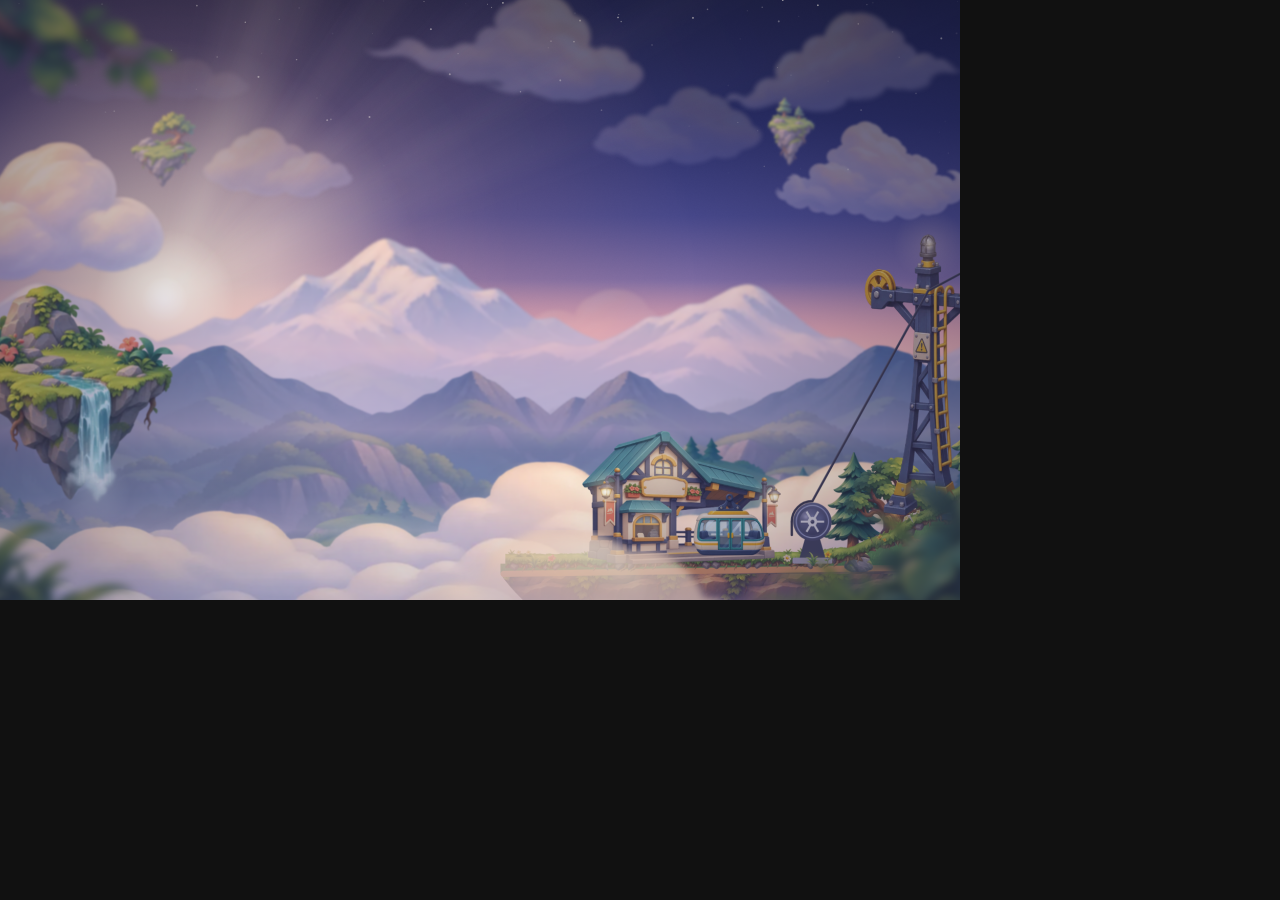
<file: tools/video/intro.html>
<!doctype html>
<html><head><meta charset="utf-8"><title>intro loop render</title>
<style>html,body{margin:0;background:#111}canvas{width:960px;height:600px;display:block}</style></head>
<body><canvas id="c" width="1920" height="1200"></canvas>
<script type="module">
// Hilltop Ropeway start-screen loop. Everything is a periodic function of t over T seconds, so frame(T) == frame(0).
import { grassTexture } from '../../js/art.js';
const W = 1920, H = 1200, T = 12, TAU = Math.PI * 2;
const cv = document.getElementById('c'), ctx = cv.getContext('2d');
const A = n => `../../assets/world/${n}.webp`;
const NAMES = ['panorama_far_snow','panorama_mid_range','panorama_forest_hills','cloud_sea','cloud_01','cloud_02','cloud_03','cloud_04','cloud_05','cloud_06',
  'floating_islet_01','floating_islet_02','floating_islet_03','station_v2','tower_off','gondola_closed_empty','foreground_top_left','foreground_bottom_left','foreground_bottom_right',
  'tree_pine','tree_tall_pine','tree_oak','tree_bush_round','tree_cluster','tree_bush_tall','rock_moss','rock_round','grass_edge','cliff_texture','bird_flock_flap',
  'scatter_flower_yellow','scatter_flower_coral','scatter_flower_white','scatter_grass_tall','scatter_flower_pair'];
const IM = {};
await Promise.all(NAMES.map(n => new Promise((res, rej) => { const i = new Image(); i.onload = () => { IM[n] = i; res(); }; i.onerror = () => rej(new Error('load ' + n)); i.src = A(n); })));
const WHEEL = await new Promise(res => { const i = new Image(); i.onload = () => res(i); i.src = '../../assets/sprites/wheel_pulley.webp'; });
await document.fonts.ready;

let seed = 4242; const rnd = () => { seed = (seed * 16807) % 2147483647; return (seed - 1) / 2147483646; };
const mk = (w, h) => { const c = document.createElement('canvas'); c.width = Math.ceil(w); c.height = Math.ceil(h); return [c, c.getContext('2d')]; };
const smooth = (a, b, x) => { const t = Math.min(1, Math.max(0, (x - a) / (b - a))); return t * t * (3 - 2 * t); };
function grad(g, x0, y0, x1, y1, stops) { const gr = g.createLinearGradient(x0, y0, x1, y1); stops.forEach(([o, c]) => gr.addColorStop(o, c)); return gr; }
// tint a baked canvas in place (only where it already has pixels)
function tint(g, w, h, fill, op = 'source-atop') { g.save(); g.filter = 'none'; g.globalCompositeOperation = op; g.fillStyle = fill; g.fillRect(0, 0, w, h); g.restore(); }
// bake an image (optionally flipped) with blur + tints into a padded canvas; returns {c, pad, w, h}
function bake(img, w, h, blur, tints = [], flip = false) {
  const pad = Math.ceil(blur * 3) + 2; const [c, g] = mk(w + pad * 2, h + pad * 2);
  const [c0, g0] = mk(w, h); if (flip) { g0.translate(w, 0); g0.scale(-1, 1); } g0.drawImage(img, 0, 0, w, h);
  tints.forEach(t => tint(g0, w, h, typeof t === 'function' ? t(g0, w, h) : t));
  if (blur) g.filter = `blur(${blur}px)`; g.drawImage(c0, pad, pad); return { c, pad, w, h };
}
const put = (b, x, y, a = 1) => { ctx.globalAlpha = a; ctx.drawImage(b.c, x - b.pad, y - b.pad); ctx.globalAlpha = 1; };

/* ---------------- sky (static, dithered) ---------------- */
const SKY = (() => { const [c, g] = mk(W, H);
  g.fillStyle = grad(g, 0, 0, 0, H, [[0, '#1B1E44'], [0.2, '#2A2E66'], [0.36, '#47488A'], [0.47, '#7E6CA2'], [0.55, '#C98C9E'], [0.62, '#F2AE98'], [0.7, '#FFCFA6'], [1, '#FFDDB8']]);
  g.fillRect(0, 0, W, H);
  // warm side glow (sun is low on the left)
  const rg = g.createRadialGradient(300, 600, 0, 300, 600, 1100); rg.addColorStop(0, 'rgba(255,214,160,0.55)'); rg.addColorStop(0.45, 'rgba(255,170,140,0.18)'); rg.addColorStop(1, 'rgba(255,170,140,0)');
  g.fillStyle = rg; g.fillRect(0, 0, W, H);
  const d = g.getImageData(0, 0, W, H), p = d.data; for (let i = 0; i < p.length; i += 4) { const n = (rnd() - 0.5) * 3; p[i] += n; p[i + 1] += n; p[i + 2] += n; } g.putImageData(d, 0, 0);
  return c; })();
const STARS = []; for (let i = 0; i < 90; i++) { const y = Math.pow(rnd(), 1.6) * 420; STARS.push({ x: rnd() * W, y, r: 0.7 + rnd() * 1.3, a: (1 - y / 440) * (0.35 + rnd() * 0.6), k: 1 + Math.floor(rnd() * 3), ph: rnd() * TAU }); }

/* ---------------- panoramas: mirrored 3-tile strips, blurred + dawn graded ---------------- */
function pano(img, s, blur, tints) { const tw = img.width * s, th = img.height * s; const [c0, g0] = mk(tw * 3, th);
  for (let k = 0; k < 3; k++) { if (k === 1) { g0.save(); g0.translate(tw * 2, 0); g0.scale(-1, 1); g0.drawImage(img, 0, 0, tw, th); g0.restore(); } else g0.drawImage(img, k * tw, 0, tw, th); }
  tints.forEach(t => tint(g0, tw * 3, th, typeof t === 'function' ? t(g0, tw * 3, th) : t));
  const [c, g] = mk(tw * 3, th); if (blur) g.filter = `blur(${blur}px)`; g.drawImage(c0, 0, 0); return { c, tw, th }; }
const FAR = pano(IM.panorama_far_snow, 1.3, 2.6, [
  (g, w, h) => grad(g, 0, h * 0.28, 0, h, [[0, 'rgba(255,170,160,0.30)'], [0.35, 'rgba(150,140,200,0.42)'], [1, 'rgba(190,170,210,0.75)']]),
  (g, w, h) => grad(g, 0, 0, w, 0, [[0, 'rgba(255,200,160,0.18)'], [0.5, 'rgba(255,200,160,0)'], [1, 'rgba(255,200,160,0.1)']])]);
const MID = pano(IM.panorama_mid_range, 1.25, 1.5, [
  (g, w, h) => grad(g, 0, h * 0.18, 0, h, [[0, 'rgba(120,100,170,0.38)'], [0.5, 'rgba(62,64,124,0.44)'], [1, 'rgba(90,90,150,0.55)']])]);
const FOR = pano(IM.panorama_forest_hills, 1.35, 0.9, [
  (g, w, h) => grad(g, 0, h * 0.3, 0, h, [[0, 'rgba(56,60,112,0.34)'], [1, 'rgba(40,46,92,0.42)']])]);
const SEA = pano(IM.cloud_sea, 1.3, 1.2, [
  (g, w, h) => grad(g, 0, 0, 0, h, [[0, 'rgba(255,190,165,0.28)'], [0.5, 'rgba(190,170,215,0.30)'], [1, 'rgba(150,145,200,0.35)']])]);
const SEAFG = pano(IM.cloud_sea, 1.9, 7, [(g, w, h) => grad(g, 0, 0, 0, h, [[0, 'rgba(255,200,180,0.25)'], [1, 'rgba(170,165,215,0.35)']])]);
function drawPano(P, x0, y) { const x = x0 - P.tw; ctx.drawImage(P.c, x, y); }

/* ---------------- clouds: each lives exactly one loop (fade in, drift, fade out) ---------------- */
const cloudTint = (g, w, h) => grad(g, 0, 0, 0, h, [[0, 'rgba(255,200,165,0.40)'], [0.5, 'rgba(236,176,180,0.26)'], [1, 'rgba(128,112,180,0.40)']]);
const CLOUDS = [
  // [img, cx, cy, width, p, blur, alpha, drift px/loop, phase]
  ['cloud_02', 330, 140, 440, 0.06, 5, 0.38, 110, 0.05], ['cloud_04', 1020, 95, 560, 0.06, 5, 0.3, 120, 0.4], ['cloud_06', 1660, 130, 480, 0.06, 5, 0.36, 110, 0.73],
  ['cloud_05', 1380, 250, 340, 0.08, 4, 0.26, 90, 0.22], ['cloud_02', 1200, 655, 520, 0.12, 3.5, 0.32, 80, 0.88], ['cloud_04', 660, 665, 460, 0.12, 3.5, 0.3, 80, 0.32],
  ['cloud_01', 110, 430, 430, 0.3, 2, 0.9, 70, 0.62], ['cloud_03', 1770, 345, 400, 0.3, 2, 0.8, 70, 0.14], ['cloud_05', 560, 330, 300, 0.25, 3, 0.32, 60, 0.47],
].map(([n, cx, cy, w, p, blur, a, drift, ph], i) => { const im = IM[n]; const h = w * im.height / im.width; return { b: bake(im, w, h, blur, [cloudTint], i % 2 === 1), cx, cy, w, h, p, a, drift, ph }; });
function drawCloud(C, t) { const f = ((t / T + C.ph) % 1 + 1) % 1; const a = C.a * Math.pow(Math.sin(Math.PI * f), 0.7); const x = C.cx - C.w / 2 + C.drift * (f - 0.5), y = C.cy - C.h / 2 + 4 * Math.sin(TAU * f); put(C.b, x, y, a); }

/* ---------------- islets ---------------- */
const isletB = (n, h, blur, haze) => { const im = IM[n]; const w = h * im.width / im.height; return bake(im, w, h, blur, [haze]); };
const ISL = [
  { b: isletB('floating_islet_01', 150, 2.2, 'rgba(170,150,200,0.45)'), x: 330, y: 300, p: 0.18, amp: 6, ph: 0.3, rot: 0.01 },
  { b: isletB('floating_islet_02', 135, 2.2, 'rgba(170,150,200,0.45)'), x: 1580, y: 260, p: 0.18, amp: 7, ph: 2.1, rot: 0.012 },
  { b: isletB('floating_islet_03', 430, 0.9, 'rgba(70,70,140,0.22)'), x: 150, y: 800, p: 0.55, amp: 10, ph: 4.0, rot: 0.008, water: true },
];
// falling-water shimmer for the waterfall islet: streak tile scrolls exactly 4 tiles per loop
const WF = (() => { const [c, g] = mk(72, 90); for (let i = 0; i < 26; i++) { const x = rnd() * 72, y = rnd() * 90, l = 14 + rnd() * 30; g.strokeStyle = `rgba(255,255,255,${0.25 + rnd() * 0.5})`; g.lineWidth = 1 + rnd() * 2.2;
  for (const dy of [0, -90, 90]) { g.beginPath(); g.moveTo(x, y + dy); g.lineTo(x, y + dy + l); g.stroke(); } } const [c2, g2] = mk(72, 90); g2.filter = 'blur(1.2px)'; g2.drawImage(c, 0, 0); return c2; })();
function drawIslet(I, t) { const bob = Math.sin(TAU * t / T + I.ph) * I.amp; const r = Math.sin(TAU * t / T + I.ph + 1.3) * I.rot;
  ctx.save(); ctx.translate(I.x, I.y + bob); ctx.rotate(r); put(I.b, -I.b.w / 2, -I.b.h / 2);
  if (I.water) { ctx.save(); ctx.beginPath(); ctx.moveTo(20, -28); ctx.lineTo(79, -28); ctx.lineTo(80, 175); ctx.lineTo(16, 175); ctx.closePath(); ctx.clip();
    const off = ((t / T) * 4 * 90) % 90; ctx.globalCompositeOperation = 'screen'; ctx.globalAlpha = 0.32;
    for (let y = -28 - 90 + off; y < 180; y += 90) ctx.drawImage(WF, 13, y);
    ctx.globalAlpha = 1; ctx.restore();
    ctx.save(); ctx.globalCompositeOperation = 'screen'; const m = 0.5 + 0.5 * Math.sin(TAU * 2 * t / T); const g = ctx.createRadialGradient(48, 190, 0, 48, 190, 70); g.addColorStop(0, `rgba(235,240,255,${0.18 + 0.12 * m})`); g.addColorStop(1, 'rgba(235,240,255,0)'); ctx.fillStyle = g; ctx.fillRect(-30, 120, 160, 140); ctx.restore(); }
  ctx.restore(); }

/* ---------------- sun, rays ---------------- */
const SUN = { x: 330, y: 600 };
const RAY = (() => { const L = 1700, Wd = 260; const [c0, g0] = mk(L, Wd); g0.beginPath(); g0.moveTo(0, Wd / 2 - 3); g0.lineTo(L, 0); g0.lineTo(L, Wd); g0.lineTo(0, Wd / 2 + 3); g0.closePath();
  g0.fillStyle = grad(g0, 0, 0, L, 0, [[0, 'rgba(255,226,180,1)'], [0.35, 'rgba(255,214,170,0.55)'], [1, 'rgba(255,200,170,0)']]); g0.fill();
  const [c, g] = mk(L, Wd); g.filter = 'blur(14px)'; g.drawImage(c0, 0, 0); return { c, L, Wd }; })();
const RAYS = []; for (let i = 0; i < 8; i++) RAYS.push({ ang: -1.32 + i * 0.12 + (rnd() - 0.5) * 0.05, w: 0.5 + rnd() * 0.9, a: 0.07 + rnd() * 0.06, k: 1 + (i % 2), ph: rnd() * TAU });
function drawRays(t) { ctx.save(); ctx.globalCompositeOperation = 'screen';
  RAYS.forEach(R => { const a = R.a * (0.55 + 0.45 * Math.sin(TAU * R.k * t / T + R.ph)); ctx.save(); ctx.translate(SUN.x, SUN.y); ctx.rotate(R.ang + 0.015 * Math.sin(TAU * t / T + R.ph)); ctx.scale(1, R.w);
    ctx.globalAlpha = a; ctx.drawImage(RAY.c, 0, -RAY.Wd / 2); ctx.restore(); });
  ctx.restore(); }
function sunGlow(r, a, col = '255,226,180') { const g = ctx.createRadialGradient(SUN.x, SUN.y, 0, SUN.x, SUN.y, r); g.addColorStop(0, `rgba(${col},${a})`); g.addColorStop(1, `rgba(${col},0)`); ctx.fillStyle = g; ctx.fillRect(SUN.x - r, SUN.y - r, r * 2, r * 2); }

/* ---------------- the island (sharp, in focus): baked once ---------------- */
const Z = 65; // px per su
const G0 = 1122, LIP = 1146;
const GP = [[960, 1126], [1600, 1122], [1680, 1113], [1760, 1084], [1840, 1036], [1920, 982], [2000, 935], [2100, 880]];
const gy = x => { if (x <= GP[0][0]) return GP[0][1]; for (let i = 1; i < GP.length; i++) if (x <= GP[i][0]) { const [x0, y0] = GP[i - 1], [x1, y1] = GP[i]; const t = (x - x0) / (x1 - x0); return y0 + (y1 - y0) * t * t * (3 - 2 * t); } return GP[GP.length - 1][1]; };
const ST = { x: 1160, w: 388 }; ST.h = ST.w * IM.station_v2.height / IM.station_v2.width; ST.y = G0 + 0.08 * Z - ST.h; // top
const PUL = { x: ST.x + ST.w + 0.95 * Z, y: G0 - 1.2 * Z };
const TW = { x: 1836, h: 560 }; TW.base = gy(TW.x) + 6; TW.top = TW.base - TW.h; TW.w = TW.h * 420 / 760 * 0.8; TW.saddle = [TW.x, TW.top + 0.197 * TW.h]; TW.lamp = [TW.x + 0.01 * TW.w, TW.top + 0.035 * TW.h];
const DOCK = [ST.x + 0.74 * ST.w, ST.y + 0.47 * ST.h];
const ISL_X0 = 1000; // left tip of island
const DAWN_FG = [(g, w, h) => grad(g, 0, 0, w, 0, [[0, 'rgba(60,62,128,0.20)'], [1, 'rgba(46,50,110,0.30)']]), 'rgba(255,170,130,0.06)'];
const ISLAND = (() => { const [c, g] = mk(W + 400, H + 200); // drawn in screen coords, offset by (0,0); extends past right/bottom for parallax
  const tilePat = (im, k, ox, oy) => { const p = g.createPattern(im, 'repeat'); p.setTransform(new DOMMatrix([k, 0, 0, k, ox, oy])); return p; };
  // underside (cliff texture) fading into mist
  g.beginPath(); g.moveTo(ISL_X0, LIP); g.lineTo(W + 400, LIP - 20); g.lineTo(W + 400, H + 200); g.lineTo(ISL_X0 + 320, H + 200); g.quadraticCurveTo(ISL_X0 + 60, LIP + 90, ISL_X0, LIP); g.closePath();
  g.fillStyle = '#8A6A55'; g.fill(); g.fillStyle = tilePat(IM.cliff_texture, 0.9, 0, LIP); g.fill();
  g.fillStyle = grad(g, 0, LIP, 0, H + 40, [[0, 'rgba(60,40,70,0)'], [0.4, 'rgba(80,70,120,0.4)'], [1, 'rgba(200,190,225,0.9)']]); g.fill();
  // hill face
  g.beginPath(); g.moveTo(ISL_X0, LIP); for (let x = ISL_X0; x <= W + 400; x += 8) g.lineTo(x, gy(x)); g.lineTo(W + 400, LIP - 20); g.closePath();
  g.fillStyle = grad(g, 0, 860, 0, LIP, [[0, '#8FCB64'], [1, '#5E9F4A']]); g.fill();
  g.fillStyle = tilePat(grassTexture(), 0.6, 0, 0); g.globalAlpha = 0.85; g.fill(); g.globalAlpha = 1;
  g.fillStyle = grad(g, 0, LIP - 60, 0, LIP, [[0, 'rgba(20,50,35,0)'], [1, 'rgba(20,50,35,0.3)']]); g.fill();
  // dirt lip
  g.strokeStyle = '#E39A62'; g.lineWidth = 12; g.lineCap = 'round'; g.beginPath(); g.moveTo(ISL_X0 + 6, LIP); g.lineTo(W + 400, LIP - 20); g.stroke();
  const pimg = (n, x, y, h, flip = false, ay = 0.97) => { const im = IM[n]; const w = h * im.width / im.height; g.save(); g.translate(x, y); if (flip) g.scale(-1, 1); g.drawImage(im, -w / 2, -h * ay, w, h); g.restore(); };
  // trees + rocks on the hill face / skyline (behind the station and tower)
  pimg('tree_bush_round', 1880, gy(1880) + 40, 0.9 * Z); pimg('rock_moss', 1700, gy(1700) + 30, 0.7 * Z, true, 0.9);
  [['tree_tall_pine', 1690, 3.3], ['tree_oak', 1760, 2.7, true], ['tree_pine', 1935, 2.8], ['tree_cluster', 2030, 2.5]].forEach(([n, x, h, f]) => pimg(n, x, gy(x) + 4, h * Z, f));
  // tower (shadow, sprite)
  g.fillStyle = 'rgba(30,50,40,0.25)'; g.beginPath(); g.ellipse(TW.x + 10, TW.base, TW.w * 0.55, 10, 0, 0, TAU); g.fill();
  g.drawImage(IM.tower_off, TW.x - TW.w / 2, TW.top, TW.w, TW.h);
  // grass edge along the skyline
  { const im = IM.grass_edge, Hh = 0.75 * Z, ws = 40; for (let x = ISL_X0 + 10; x < W + 380; x += ws) { const y0 = gy(x), y1 = gy(x + ws); const ang = Math.atan2(y1 - y0, ws), len = Math.hypot(ws, y1 - y0);
    const u = (x % 390) / 390 * im.width * 0.5; g.save(); g.translate(x, y0); g.rotate(ang); g.drawImage(im, u, 0, im.width * 0.1, im.height, -0.5, -Hh * 0.58, len + 1, Hh); g.restore(); } }
  // station
  g.drawImage(IM.station_v2, ST.x, ST.y, ST.w, ST.h);
  // pulley stand + wheel
  g.fillStyle = '#3B4058'; g.beginPath(); g.moveTo(PUL.x - 0.42 * Z, G0); g.lineTo(PUL.x - 0.08 * Z, PUL.y); g.lineTo(PUL.x + 0.08 * Z, PUL.y); g.lineTo(PUL.x + 0.42 * Z, G0); g.closePath(); g.fill();
  g.fillStyle = '#B8B3C6'; g.beginPath(); g.roundRect(PUL.x - 0.6 * Z, G0 - 0.12 * Z, 1.2 * Z, 0.18 * Z, 3); g.fill();
  const wd = 420 / 233.333 * Z * 0.72; g.drawImage(WHEEL, PUL.x - wd / 2, PUL.y - wd / 2, wd, wd);
  // cable: into the station over the pulley, up to the tower saddle, on out of frame
  g.strokeStyle = '#2E3140'; g.lineWidth = 0.07 * Z; g.lineCap = 'round'; g.lineJoin = 'round';
  const PR = 0.62 * Z; g.beginPath(); g.arc(PUL.x, PUL.y, PR, Math.PI, Math.PI * 1.5); g.stroke();
  g.beginPath(); g.moveTo(PUL.x - PR, PUL.y); g.lineTo(PUL.x - PR, PUL.y + 0.4 * Z); g.stroke();
  const c0 = [PUL.x, PUL.y - PR], c2 = [W + 400, TW.saddle[1] - 260];
  g.beginPath(); g.moveTo(...c0); g.lineTo(...TW.saddle); g.lineTo(...c2); g.stroke();
  g.strokeStyle = 'rgba(255,255,255,0.22)'; g.lineWidth = 1.3; g.save(); g.translate(-1, -1.5); g.beginPath(); g.moveTo(...c0); g.lineTo(...TW.saddle); g.lineTo(...c2); g.stroke(); g.restore();
  // front scatter
  [['scatter_grass_tall', 1065, 0.45], ['scatter_flower_coral', 1100, 0.4], ['scatter_flower_white', 1560, 0.34], ['scatter_flower_yellow', 1640, 0.38], ['scatter_grass_tall', 1610, 0.42], ['scatter_flower_pair', 1745, 0.4], ['scatter_flower_yellow', 1990, 0.4]]
    .forEach(([n, x, h], i) => pimg(n, x, gy(x) + 6, h * Z, i % 2 === 0, 0.9));
  // dawn grade (cool shadow + faint warm)
  DAWN_FG.forEach(t => tint(g, W + 400, H + 200, typeof t === 'function' ? t(g, W + 400, H + 200) : t));
  return c; })();
const GONDOLA = (() => { const im = IM.gondola_closed_empty, h = 1.85 * Z, w = h * im.width / im.height; return { b: bake(im, w, h, 0, ['rgba(60,62,128,0.22)']), w, h }; })();
function glow(x, y, r, col, a) { const g = ctx.createRadialGradient(x, y, 0, x, y, r); g.addColorStop(0, `rgba(${col},${a})`); g.addColorStop(1, `rgba(${col},0)`); ctx.fillStyle = g; ctx.fillRect(x - r, y - r, r * 2, r * 2); }
function drawIsland(t) {
  ctx.drawImage(ISLAND, 0, 0);
  // warm windows + lanterns, faint tower lamp (slow breathing)
  ctx.save(); ctx.globalCompositeOperation = 'screen';
  const br = 0.85 + 0.15 * Math.sin(TAU * t / T * 2);
  [[0.41, 0.26, 70, 0.38], [0.35, 0.68, 60, 0.3]].forEach(([rx, ry, r, a]) => glow(ST.x + rx * ST.w, ST.y + ry * ST.h, r, '255,206,130', a));
  [[0.118, 0.455], [0.968, 0.49]].forEach(([rx, ry], i) => { const x = ST.x + rx * ST.w, y = ST.y + ry * ST.h; glow(x, y, 46, '255,200,120', 0.55 * (i ? br : 1)); glow(x, y, 10, '255,240,200', 0.8); });
  const lp = 0.5 + 0.5 * Math.sin(TAU * t / T * 3 - 1); glow(TW.lamp[0], TW.lamp[1], 70, '255,196,110', 0.18 + 0.22 * lp); glow(TW.lamp[0], TW.lamp[1], 12, '255,236,190', 0.5 + 0.4 * lp);
  ctx.restore();
  // parked gondola, barely swaying
  const sw = 0.012 * Math.sin(TAU * 2 * t / T); ctx.save(); ctx.translate(DOCK[0], DOCK[1]); ctx.rotate(sw); put(GONDOLA.b, -GONDOLA.w / 2, 0); ctx.restore();
}

/* ---------------- foreground (heavy DOF) ---------------- */
const fgTint = ['rgba(28,32,72,0.42)', 'rgba(255,170,130,0.05)'];
const FG = [
  { b: bake(IM.foreground_top_left, 820, 820, 9, fgTint), x: -70, y: -70, px: 0, py: 0, rot: 0.02, ph: 0.4 },
  { b: bake(IM.foreground_bottom_left, 760, 760, 8, fgTint), x: -70, y: H - 700, px: 0, py: 760, rot: 0.012, ph: 1.9 },
  { b: bake(IM.foreground_bottom_right, 640, 640, 8, fgTint, false), x: W - 600, y: H - 610, px: 640, py: 640, rot: 0.012, ph: 3.1 },
];
function drawFG(F, t) { const r = F.rot * Math.sin(TAU * t / T + F.ph) + 0.4 * F.rot * Math.sin(TAU * 3 * t / T + F.ph * 2);
  ctx.save(); ctx.translate(F.x + F.px, F.y + F.py); ctx.rotate(r); put(F.b, -F.px, -F.py); ctx.restore(); }

/* ---------------- birds ---------------- */
const BIRD = (() => { const [c, g] = mk(600, 400); g.drawImage(IM.bird_flock_flap, 0, 0); tint(g, 600, 400, 'rgba(40,36,80,0.55)'); return c; })();
function drawBirds(t) { const f = t / T; const x = -160 + f * (W + 320), y = 165 + 18 * Math.sin(TAU * f * 2); const fr = Math.floor(t * 8) % 6; const s = 92;
  ctx.globalAlpha = 0.8 * smooth(0, 0.08, f) * smooth(1, 0.92, f); ctx.drawImage(BIRD, (fr % 3) * 200, Math.floor(fr / 3) * 200, 200, 200, x - s / 2, y - s / 2, s, s); ctx.globalAlpha = 1; }

/* ---------------- frame ---------------- */
function layer(p, cam, fn) { const s = 1 + (cam.z - 1) * p; ctx.save(); ctx.translate(W / 2, H / 2); ctx.scale(s, s); ctx.translate(-W / 2 - cam.x * p, -H / 2 - cam.y * p); fn(); ctx.restore(); }
function hazeBand(y0, y1, y2, col, a) { ctx.fillStyle = grad(ctx, 0, y0, 0, y2, [[0, `rgba(${col},0)`], [(y1 - y0) / (y2 - y0), `rgba(${col},${a})`], [1, `rgba(${col},0)`]]); ctx.fillRect(-300, y0, W + 600, y2 - y0); }
window.renderAt = t => {
  const ph = TAU * t / T;
  const cam = { x: 34 * Math.sin(ph), y: 12 * Math.sin(ph + 1.1), z: 1.03 + 0.012 * Math.sin(ph - 0.6) };
  ctx.setTransform(1, 0, 0, 1, 0, 0); ctx.globalAlpha = 1; ctx.globalCompositeOperation = 'source-over';
  ctx.drawImage(SKY, 0, 0);
  STARS.forEach(s => { const a = s.a * (0.55 + 0.45 * Math.sin(s.k * ph + s.ph)); ctx.fillStyle = `rgba(255,248,235,${a})`; ctx.beginPath(); ctx.arc(s.x, s.y, s.r, 0, TAU); ctx.fill(); });
  layer(0.04, cam, () => { ctx.save(); ctx.globalCompositeOperation = 'screen'; sunGlow(520, 0.55, '255,214,170'); sunGlow(140, 0.9, '255,236,200'); sunGlow(46, 1, '255,250,235'); ctx.restore(); });
  layer(0.06, cam, () => CLOUDS.filter(c => c.p < 0.1).forEach(c => drawCloud(c, t)));
  layer(0.1, cam, () => { drawPano(FAR, -260, 250); });
  layer(0.12, cam, () => CLOUDS.filter(c => c.p >= 0.1 && c.p < 0.2).forEach(c => drawCloud(c, t)));
  layer(0.18, cam, () => { ISL.slice(0, 2).forEach(I => drawIslet(I, t)); drawBirds(t); });
  layer(0.2, cam, () => { hazeBand(560, 700, 860, '236,190,200', 0.55); drawPano(MID, -900, 420); });
  layer(0.06, cam, () => { drawRays(t); ctx.save(); ctx.globalCompositeOperation = 'screen'; sunGlow(700, 0.18, '255,200,160'); ctx.restore(); });
  layer(0.3, cam, () => { CLOUDS.filter(c => c.p >= 0.2).forEach(c => drawCloud(c, t)); hazeBand(700, 860, 990, '214,180,210', 0.5); });
  layer(0.35, cam, () => { drawPano(FOR, -400, 600); hazeBand(900, 1060, 1140, '220,200,228', 0.55); });
  layer(0.5, cam, () => { const sx = 22 * Math.sin(ph + 0.7), sy = 5 * Math.sin(2 * ph); drawPano(SEA, -700 + sx, 925 + sy); });
  layer(0.55, cam, () => drawIslet(ISL[2], t));
  layer(1.0, cam, () => drawIsland(t));
  layer(1.2, cam, () => { const sx = 30 * Math.sin(ph + 2.0); ctx.globalAlpha = 0.75; drawPano(SEAFG, -1500 + sx, 1060 + 6 * Math.sin(ph)); ctx.globalAlpha = 1; });
  layer(1.5, cam, () => FG.forEach(F => drawFG(F, t)));
  // grade: soft vignette, keep centre calm
  ctx.setTransform(1, 0, 0, 1, 0, 0);
  const v = ctx.createRadialGradient(W / 2, H * 0.48, H * 0.35, W / 2, H * 0.5, H * 1.05); v.addColorStop(0, 'rgba(20,22,52,0)'); v.addColorStop(1, 'rgba(20,22,52,0.42)'); ctx.fillStyle = v; ctx.fillRect(0, 0, W, H);
};
window.renderAt(0);
window.READY_DONE = true;
</script></body></html>
</file>
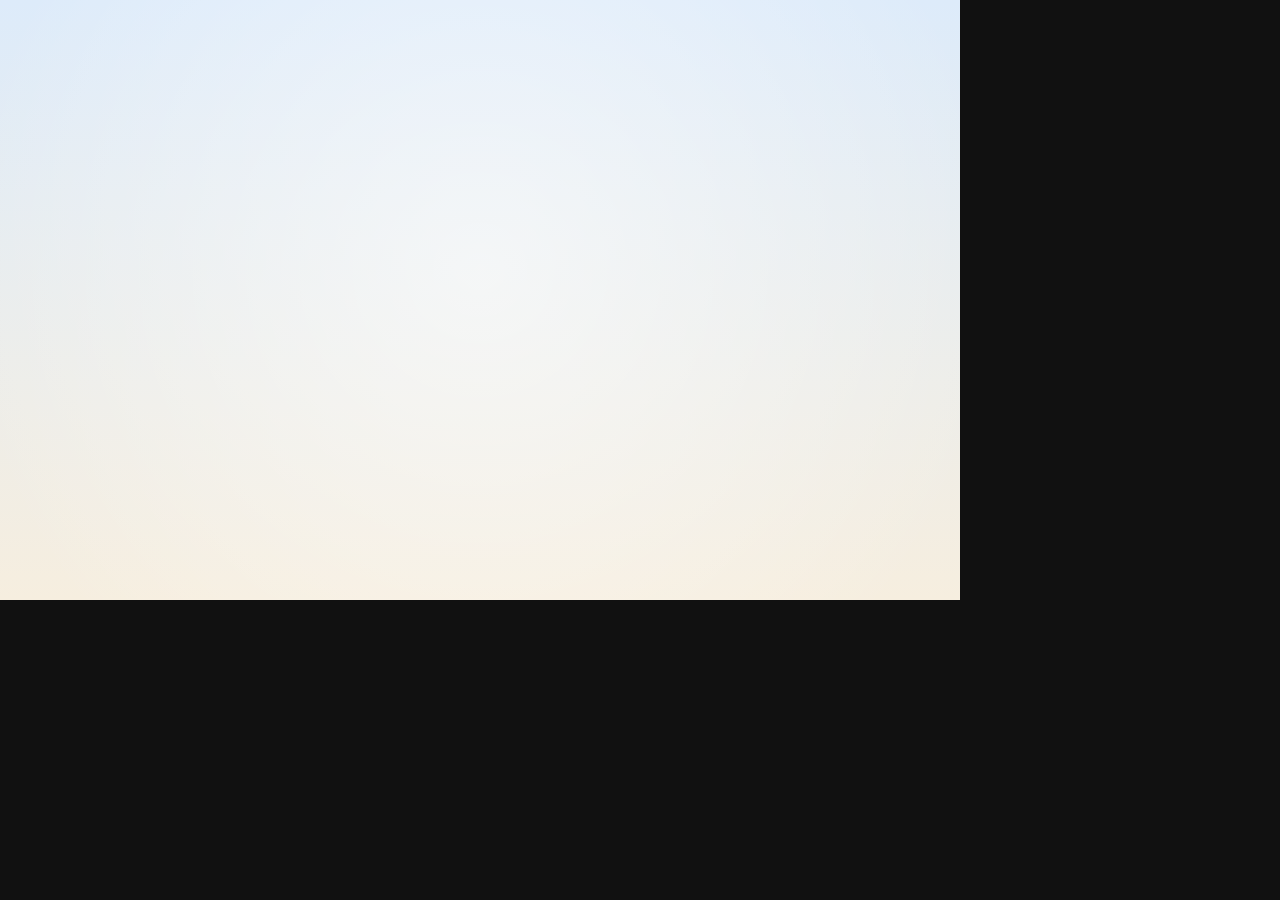
<file: tools/video/teaser.html>
<!doctype html>
<html><head><meta charset="utf-8"><title>tarzan teaser render</title>
<style>html,body{margin:0;background:#111}canvas#c{width:960px;height:600px;display:block}</style>
<script type="importmap">{"imports":{"three":"../../js/vendor/three.module.min.js","three/examples/jsm/environments/RoomEnvironment.js":"../../js/vendor/RoomEnvironment.js"}}</script>
</head><body><canvas id="c" width="960" height="600"></canvas>
<script type="module">
// Tarzan Bot kit teaser: exploded-view assembly then a short climb. Pure function of t (seconds); render with renderAt(t).
import * as THREE from 'three';
import { RoomEnvironment } from 'three/examples/jsm/environments/RoomEnvironment.js';
const OW = 960, OH = 600, SS = 2; // output size, supersampling
const out = document.getElementById('c'), o2 = out.getContext('2d');
const glc = document.createElement('canvas');
const renderer = new THREE.WebGLRenderer({ canvas: glc, antialias: true, alpha: true, preserveDrawingBuffer: true });
renderer.setPixelRatio(1); renderer.setSize(OW * SS, OH * SS, false);
renderer.toneMapping = THREE.ACESFilmicToneMapping; renderer.toneMappingExposure = 1.05; renderer.outputColorSpace = THREE.SRGBColorSpace;
renderer.setClearColor(0x000000, 0);
const scene = new THREE.Scene(); const cam = new THREE.PerspectiveCamera(30, OW / OH, 0.1, 100);
{ const pm = new THREE.PMREMGenerator(renderer); scene.environment = pm.fromScene(new RoomEnvironment(), 0.04).texture; pm.dispose(); }
scene.add(new THREE.HemisphereLight(0xFFF4E0, 0x6D6880, 0.6));
const key = new THREE.DirectionalLight(0xFFF1DC, 1.6); key.position.set(-3, 6, 7); scene.add(key);
const rim = new THREE.DirectionalLight(0x9FD8FF, 0.8); rim.position.set(4, 2, -5); scene.add(rim);

// house materials (js/lens.js)
const M = {
  slate: new THREE.MeshStandardMaterial({ color: 0x444A68, roughness: 0.38, metalness: 0.35, envMapIntensity: 0.9 }),
  coral: new THREE.MeshStandardMaterial({ color: 0xF0644A, roughness: 0.82, envMapIntensity: 0.4 }),
  yellow: new THREE.MeshStandardMaterial({ color: 0xFFC83D, roughness: 0.32, envMapIntensity: 0.8 }),
  metal: new THREE.MeshStandardMaterial({ color: 0xCDD2DC, roughness: 0.26, metalness: 0.85, envMapIntensity: 1.0 }),
  teal: new THREE.MeshStandardMaterial({ color: 0x1FA898, roughness: 0.4, envMapIntensity: 0.7 }),
  red: new THREE.MeshStandardMaterial({ color: 0xE5483A, roughness: 0.5 }),
  navy: new THREE.MeshStandardMaterial({ color: 0x23284A, roughness: 0.5 }),
  cream: new THREE.MeshStandardMaterial({ color: 0xF3E3C3, roughness: 0.6 }),
  dark: new THREE.MeshStandardMaterial({ color: 0x2E3140, roughness: 0.5 }),
};
function ropeTexture() { const c = document.createElement('canvas'); c.width = 64; c.height = 64; const g = c.getContext('2d');
  g.fillStyle = '#34384A'; g.fillRect(0, 0, 64, 64); g.strokeStyle = '#5A5F78'; g.lineWidth = 9;
  for (let k = -64; k < 128; k += 21) { g.beginPath(); g.moveTo(0, k); g.lineTo(64, k + 30); g.stroke(); }
  const t = new THREE.CanvasTexture(c); t.wrapS = t.wrapT = THREE.RepeatWrapping; t.colorSpace = THREE.SRGBColorSpace; t.anisotropy = 4; return t; }

/* ---------------- parts (bot-local frame: origin = wheel axle, +z toward camera side) ---------------- */
const R = 0.62, WW = R * 0.42; // wheel radius, half width
const RG = R * 0.84;            // groove floor radius (band sits here)
const BT = 0.058;               // band tube radius
const RC = RG + BT;             // rolling radius on the rope (distance / RC = wheel turn)
const ROPE_R = 0.065;
const WHEEL_Z = 0.86, MOTOR_Z0 = 0.06, MOTOR_L = 0.56;

// chassis plate: rounded rectangle with slots + holes
function plateGeo() { const w = 1.9, h = 1.3, r = 0.16; const s = new THREE.Shape();
  s.moveTo(-w / 2 + r, -h / 2); s.lineTo(w / 2 - r, -h / 2); s.quadraticCurveTo(w / 2, -h / 2, w / 2, -h / 2 + r); s.lineTo(w / 2, h / 2 - r); s.quadraticCurveTo(w / 2, h / 2, w / 2 - r, h / 2);
  s.lineTo(-w / 2 + r, h / 2); s.quadraticCurveTo(-w / 2, h / 2, -w / 2, h / 2 - r); s.lineTo(-w / 2, -h / 2 + r); s.quadraticCurveTo(-w / 2, -h / 2, -w / 2 + r, -h / 2);
  const hole = (x, y, rr) => { const p = new THREE.Path(); p.absarc(x, y, rr, 0, Math.PI * 2, true); s.holes.push(p); };
  const slot = (x, y, L, rr) => { const p = new THREE.Path(); p.moveTo(x - L / 2, y - rr); p.lineTo(x + L / 2, y - rr); p.absarc(x + L / 2, y, rr, -Math.PI / 2, Math.PI / 2, false); p.lineTo(x - L / 2, y + rr); p.absarc(x - L / 2, y, rr, Math.PI / 2, Math.PI * 1.5, false); s.holes.push(p); };
  [[-0.8, -0.5], [0.8, -0.5], [-0.8, 0.5], [0.8, 0.5]].forEach(([x, y]) => hole(x, y, 0.055));
  slot(-0.42, -0.42, 0.34, 0.07); slot(0.42, -0.42, 0.34, 0.07); slot(-0.62, 0.05, 0.16, 0.06); slot(0.62, 0.05, 0.16, 0.06); hole(0, -0.2, 0.05);
  const g = new THREE.ExtrudeGeometry(s, { depth: 0.08, bevelEnabled: true, bevelThickness: 0.025, bevelSize: 0.025, bevelSegments: 3, curveSegments: 24 });
  g.translate(0, 0, -0.04 - 0.025); return g; }
const plate = new THREE.Group(); { const m = new THREE.Mesh(plateGeo(), M.yellow); m.position.set(0, -0.36, -0.05); plate.add(m);
  // little mounting bracket that holds the motor
  const br = new THREE.Mesh(new THREE.BoxGeometry(0.62, 0.1, 0.36), M.slate); br.position.set(0, -0.31, 0.2); plate.add(br); }

const motor = new THREE.Group(); {
  const can = new THREE.Mesh(new THREE.CylinderGeometry(0.27, 0.27, MOTOR_L * 0.62, 40), M.metal); can.rotation.x = Math.PI / 2; can.position.z = MOTOR_Z0 + MOTOR_L * 0.5; motor.add(can);
  const capB = new THREE.Mesh(new THREE.CylinderGeometry(0.285, 0.285, MOTOR_L * 0.2, 40), M.teal); capB.rotation.x = Math.PI / 2; capB.position.z = MOTOR_Z0 + MOTOR_L * 0.1; motor.add(capB);
  const capF = new THREE.Mesh(new THREE.CylinderGeometry(0.285, 0.24, MOTOR_L * 0.2, 40), M.teal); capF.rotation.x = Math.PI / 2; capF.position.z = MOTOR_Z0 + MOTOR_L * 0.9; motor.add(capF);
  const boss = new THREE.Mesh(new THREE.CylinderGeometry(0.08, 0.08, 0.05, 24), M.metal); boss.rotation.x = Math.PI / 2; boss.position.z = MOTOR_Z0 + MOTOR_L + 0.02; motor.add(boss);
  const shaft = new THREE.Mesh(new THREE.CylinderGeometry(0.035, 0.035, 0.36, 16), M.metal); shaft.rotation.x = Math.PI / 2; shaft.position.z = MOTOR_Z0 + MOTOR_L + 0.17; motor.add(shaft);
  // wires to a small connector
  const wire = (pts, mat) => motor.add(new THREE.Mesh(new THREE.TubeGeometry(new THREE.CatmullRomCurve3(pts.map(p => new THREE.Vector3(...p))), 40, 0.022, 8, false), mat));
  wire([[0.08, 0.22, 0.1], [0.22, 0.42, 0.06], [0.45, 0.42, 0.1], [0.6, 0.2, 0.12]], M.red);
  wire([[-0.02, 0.24, 0.1], [0.14, 0.48, 0.04], [0.46, 0.5, 0.06], [0.64, 0.24, 0.1]], M.navy);
  const con = new THREE.Mesh(new THREE.BoxGeometry(0.14, 0.12, 0.1), M.cream); con.position.set(0.64, 0.14, 0.11); motor.add(con);
}

function wheelLathe() { const w = WW, pts = [
  new THREE.Vector2(R * 0.6, -w), new THREE.Vector2(R * 0.97, -w), new THREE.Vector2(R, -w * 0.82), new THREE.Vector2(R, -w * 0.46), new THREE.Vector2(RG, -w * 0.1), new THREE.Vector2(RG, w * 0.1),
  new THREE.Vector2(R, w * 0.46), new THREE.Vector2(R, w * 0.82), new THREE.Vector2(R * 0.97, w), new THREE.Vector2(R * 0.6, w), new THREE.Vector2(R * 0.6, -w)];
  const g = new THREE.LatheGeometry(pts, 96); g.rotateX(Math.PI / 2); return g; }
const wheel = new THREE.Group(); const wheelSpin = new THREE.Group(); wheel.add(wheelSpin); {
  wheelSpin.add(new THREE.Mesh(wheelLathe(), M.slate));
  const ring = new THREE.Mesh(new THREE.CylinderGeometry(R * 0.6, R * 0.6, WW * 1.3, 64, 1, true), M.yellow); ring.rotation.x = Math.PI / 2; wheelSpin.add(ring);
  const hubBoss = new THREE.Mesh(new THREE.CylinderGeometry(0.12, 0.12, WW * 1.9, 32), M.yellow); hubBoss.rotation.x = Math.PI / 2; wheelSpin.add(hubBoss);
  const cap = new THREE.Mesh(new THREE.CylinderGeometry(0.055, 0.055, WW * 1.95, 16), M.navy); cap.rotation.x = Math.PI / 2; wheelSpin.add(cap);
  for (let i = 0; i < 5; i++) { const a = i * Math.PI * 2 / 5; const sp = new THREE.Mesh(new THREE.BoxGeometry(R * 0.5, 0.075, WW * 0.9), M.yellow); sp.position.set(Math.cos(a) * R * 0.34, Math.sin(a) * R * 0.34, 0); sp.rotation.z = a; wheelSpin.add(sp); }
  // yellow tick on the rim face so the turn is readable (as in the game's wheels)
  const dot = new THREE.Mesh(new THREE.CylinderGeometry(0.045, 0.045, 0.02, 16), M.coral); dot.rotation.x = Math.PI / 2; dot.position.set(R * 0.82, 0, WW * 1.0); wheelSpin.add(dot);
}
const band = new THREE.Mesh(new THREE.TorusGeometry(1, BT, 20, 120), M.coral); // radius set by scale on x/y
const bandHolder = new THREE.Group(); bandHolder.add(band);

const bot = new THREE.Group(); scene.add(bot);
bot.add(plate, motor, wheel, bandHolder);

// rope
const ropeTex = ropeTexture(); const ROPE_LEN = 14; ropeTex.repeat.set(1, ROPE_LEN / 0.22);
const rope = new THREE.Group(); { const m = new THREE.Mesh(new THREE.CylinderGeometry(ROPE_R, ROPE_R, ROPE_LEN, 24, 1, true), new THREE.MeshStandardMaterial({ map: ropeTex, roughness: 0.85 }));
  m.position.y = ROPE_LEN / 2; rope.add(m); const end = new THREE.Mesh(new THREE.SphereGeometry(ROPE_R * 1.05, 20, 12), new THREE.MeshStandardMaterial({ color: 0x34384A, roughness: 0.85 })); rope.add(end); }
scene.add(rope);
const ROPE_X = RC + ROPE_R * 0.75;

// soft contact shadow (blob)
const blob = (() => { const c = document.createElement('canvas'); c.width = c.height = 128; const g = c.getContext('2d'); const rg = g.createRadialGradient(64, 64, 0, 64, 64, 64); rg.addColorStop(0, 'rgba(35,40,74,0.32)'); rg.addColorStop(1, 'rgba(35,40,74,0)'); g.fillStyle = rg; g.fillRect(0, 0, 128, 128);
  const m = new THREE.Mesh(new THREE.PlaneGeometry(1, 1), new THREE.MeshBasicMaterial({ map: new THREE.CanvasTexture(c), transparent: true, depthWrite: false })); m.rotation.x = -Math.PI / 2; scene.add(m); return m; })();

// "click" bursts: a ring + short dashes, billboarded
function makeBurst(color) { const g = new THREE.Group(); const mat = new THREE.MeshBasicMaterial({ color, transparent: true, depthWrite: false, depthTest: false, toneMapped: false });
  const ring = new THREE.Mesh(new THREE.RingGeometry(0.86, 1, 64), mat); g.add(ring);
  const dashes = []; for (let i = 0; i < 8; i++) { const d = new THREE.Mesh(new THREE.PlaneGeometry(0.34, 0.07), mat); const a = i * Math.PI / 4 + Math.PI / 8; d.userData.a = a; d.rotation.z = a; g.add(d); dashes.push(d); }
  g.userData = { mat, ring, dashes }; g.renderOrder = 10; scene.add(g); return g; }
const BURSTS = [];

/* ---------------- timeline helpers ---------------- */
const clamp = (x, a = 0, b = 1) => Math.min(b, Math.max(a, x));
const seg = (t, a, b) => clamp((t - a) / (b - a));
const spring = u => u <= 0 ? 0 : u >= 1 ? 1 : 1 - Math.exp(-7 * u) * Math.cos(8.5 * u); // ~7% overshoot, settled at 1
const easeIO = u => u * u * (3 - 2 * u);
const easeOut = u => 1 - Math.pow(1 - u, 3);
const lerp = (a, b, u) => a + (b - a) * u;
const V = (x, y, z) => new THREE.Vector3(x, y, z);
function fly(obj, t, t0, t1, from, to, rotFrom, rotTo = [0, 0, 0]) { const u = seg(t, t0, t1); const s = spring(u);
  obj.visible = t >= t0; obj.position.set(lerp(from[0], to[0], s), lerp(from[1], to[1], s), lerp(from[2], to[2], s));
  obj.rotation.set(lerp(rotFrom[0], rotTo[0], s), lerp(rotFrom[1], rotTo[1], s), lerp(rotFrom[2], rotTo[2], s)); return u; }
// a click: small squash on the receiving assembly + burst at a world point
const CLICKS = []; // [time, localPoint, color]
function clickPulse(t) { let k = 0; CLICKS.forEach(([tc]) => { const u = (t - tc) / 0.22; if (u > 0 && u < 1) k = Math.max(k, Math.sin(Math.PI * u) * (1 - u)); }); return k; }

/* ---------------- choreography ---------------- */
// exploded offsets along the motor axis, then collapse
const EXP = { plate: -0.62, wheel: 0.95 };
const TL = { plate: [0.25, 1.15], motor: [1.05, 1.95], wheel: [1.85, 2.8], band: [2.85, 4.05], collapseP: [4.35, 4.85], collapseW: [4.65, 5.15], rope: [5.35, 6.05], grab: 6.1, climb: [6.55, 9.0], end: 10 };
CLICKS.push([TL.plate[0] + 0.33, V(0, -0.36, EXP.plate), 0xFFC83D], [TL.motor[0] + 0.33, V(0, 0, 0.4), 0x1FA898], [TL.wheel[0] + 0.36, V(0, 0, EXP.wheel + WHEEL_Z), 0xF0644A],
  [TL.band[1] - 0.12, V(0, 0, EXP.wheel + WHEEL_Z), 0xF0644A], [TL.collapseP[0] + 0.3, V(0, -0.36, 0.0), 0xFFC83D], [TL.collapseW[0] + 0.3, V(0, 0, WHEEL_Z), 0x1FA898], [TL.grab, V(RC, 0, WHEEL_Z), 0xFFFFFF]);
CLICKS.forEach(c => BURSTS.push(makeBurst(c[2] === 0xFFFFFF ? 0xFFC83D : c[2])));

function climbY(t) { // trapezoid velocity profile: accelerate, cruise, decelerate. Height gained = 1.45
  const [a, b] = TL.climb, H = 1.45, ta = 0.45; const D = b - a; const vmax = H / (D - ta); const x = t - a;
  if (x <= 0) return 0; if (x >= D) return H;
  if (x < ta) return 0.5 * vmax / ta * x * x; if (x > D - ta) { const y = D - x; return H - 0.5 * vmax / ta * y * y; } return 0.5 * vmax * ta + vmax * (x - ta); }

window.renderAt = t => {
  // --- part flights into exploded view
  fly(plate, t, ...TL.plate, [-3.6, -2.2, -2.5], [0, 0, EXP.plate], [-1.1, 1.3, 0.7]);
  fly(motor, t, ...TL.motor, [3.4, 2.4, 1.0], [0, 0, 0], [0.9, -1.6, -0.6]);
  const wu = fly(wheel, t, ...TL.wheel, [-2.2, 2.9, 3.2], [0, 0, EXP.wheel], [0.8, 1.4, 0], [0, 0, 0]);
  // --- band: floats in stretched + tilted, then slips into the groove with a wobble
  { const [b0, b1] = TL.band; bandHolder.visible = t >= b0; const u = seg(t, b0, b1);
    const arrive = spring(clamp(u / 0.55)), slip = seg(u, 0.55, 1);
    const p0 = [1.9, 1.3, EXP.wheel + 2.0], p1 = [0.0, 0.08, EXP.wheel + WHEEL_Z + 0.22];
    let px = lerp(p0[0], p1[0], arrive), py = lerp(p0[1], p1[1], arrive), pz = lerp(p0[2], p1[2], arrive);
    const sl = spring(slip); px = lerp(px, 0, sl); py = lerp(py, 0, sl); pz = lerp(pz, EXP.wheel + WHEEL_Z, sl);
    const stretch = lerp(1.24, 1.0, sl); const rx = lerp(lerp(1.0, 0.5, arrive), 0, sl), ry = lerp(lerp(-0.8, -0.3, arrive), 0, sl);
    const wob = slip > 0 ? Math.exp(-6 * slip) * Math.sin(slip * 30) * 0.06 * (1 - slip) : 0;
    bandHolder.position.set(px, py, pz); bandHolder.rotation.set(rx, ry, 0);
    band.scale.set(RG * stretch * (1 + wob), RG * stretch * (1 - wob) * lerp(0.86, 1, sl), 1); }
  // --- collapse exploded view
  const cp = spring(seg(t, ...TL.collapseP)), cw = spring(seg(t, ...TL.collapseW));
  if (t >= TL.plate[1]) plate.position.z = lerp(EXP.plate, 0, cp);
  if (t >= TL.wheel[1]) wheel.position.z = lerp(EXP.wheel, 0, cw) + WHEEL_Z; else wheel.position.z += WHEEL_Z;
  if (t >= TL.band[1]) { bandHolder.position.set(0, 0, wheel.position.z); bandHolder.rotation.set(0, 0, 0); band.scale.set(RG, RG, 1); }
  // --- rope drops in, bot grabs, climbs
  const ru = seg(t, ...TL.rope); rope.visible = t >= TL.rope[0];
  const ropeBottom = lerp(4.2, -3.2, easeOut(ru)) + (ru >= 1 ? 0 : 0); rope.position.set(ROPE_X, ropeBottom, WHEEL_Z);
  ropeTex.offset.y = 0;
  const y = climbY(t); const dist = y;
  // grab: small swing that settles; climb: tiny sway + body bob
  const g = t - TL.grab; let sway = 0; if (g > 0) sway = 0.06 * Math.exp(-3.2 * g) * Math.sin(g * 9);
  const climbing = t > TL.climb[0] && t < TL.climb[1]; const v = climbing ? 1 : 0;
  sway += v * 0.012 * Math.sin((t - TL.climb[0]) * 14) * seg(t, TL.climb[0], TL.climb[0] + 0.4) * (1 - seg(t, TL.climb[1] - 0.4, TL.climb[1]));
  const stop = t - TL.climb[1]; if (stop > 0) sway += 0.035 * Math.exp(-4 * stop) * Math.sin(stop * 10);
  // hanging pivot is the rope contact point; rotate the bot around it
  const pivot = V(RC, 0, 0); const k = clickPulse(t);
  bot.position.set(0, y, 0); bot.rotation.set(0, 0, 0);
  bot.position.sub(pivot.clone().applyAxisAngle(V(0, 0, 1), sway)).add(pivot); bot.rotation.z = sway;
  bot.scale.set(1 + 0.035 * k, 1 - 0.03 * k, 1 + 0.035 * k);
  // wheel turn = distance / radius (clockwise seen from the front while climbing); spins a little while flying in
  wheelSpin.rotation.z = -dist / RC + (1 - spring(wu)) * 4.0;
  // --- blob shadow on an implied floor during assembly, fades as the rope arrives
  blob.position.set(0.1, -1.55, 0.35); const bs = 2.9; blob.scale.set(bs, bs * 0.55, 1);
  blob.material.opacity = seg(t, 0.2, 1.0) * (1 - seg(t, TL.rope[0], TL.rope[1] + 0.3));
  // --- camera: 3/4 view that swings wider for the exploded spread, then settles for the climb hero
  const az = lerp(lerp(0.62, 0.95, easeIO(seg(t, 0, 3.4))), -0.46, easeIO(seg(t, 4.3, 7.2))) + 0.06 * easeIO(seg(t, 7.2, 10));
  const el = lerp(0.24, 0.07, easeIO(seg(t, 3.0, 9.5)));
  const dist0 = lerp(lerp(5.6, 6.3, easeIO(seg(t, 1.5, 3.6))), 5.2, easeIO(seg(t, 4.4, 7.2)));
  const tgt = V(lerp(0.15, 0.12, easeIO(seg(t, 4.5, 7))), -0.12 + 0.82 * y + 0.12 * easeIO(seg(t, 5.0, 7.0)), lerp(0.55, WHEEL_Z * 0.6, easeIO(seg(t, 4, 6))));
  cam.position.set(tgt.x + Math.sin(az) * Math.cos(el) * dist0, tgt.y + Math.sin(el) * dist0, tgt.z + Math.cos(az) * Math.cos(el) * dist0); cam.lookAt(tgt);
  // --- bursts
  CLICKS.forEach(([tc, lp], i) => { const B = BURSTS[i]; const u = (t - tc) / 0.42; B.visible = u > 0 && u < 1; if (!B.visible) return;
    const wp = lp.clone(); bot.localToWorld(wp); B.position.copy(wp); B.quaternion.copy(cam.quaternion);
    const e = easeOut(u); const s = lerp(0.18, 0.62, e); B.userData.ring.scale.setScalar(s); B.userData.mat.opacity = 0.7 * (1 - u) * (1 - u * 0.3);
    B.userData.dashes.forEach(d => { const r = lerp(0.35, 0.95, e); d.position.set(Math.cos(d.userData.a) * r, Math.sin(d.userData.a) * r, 0); d.scale.set(lerp(1, 0.4, u), 1, 1); }); });
  renderer.render(scene, cam);
  // --- composite over the lens background
  const gr = o2.createLinearGradient(0, 0, 0, OH); gr.addColorStop(0, '#DDEBFA'); gr.addColorStop(1, '#F6EEDF'); o2.fillStyle = gr; o2.fillRect(0, 0, OW, OH);
  const sp = o2.createRadialGradient(OW * 0.5, OH * 0.45, 0, OW * 0.5, OH * 0.45, OW * 0.55); sp.addColorStop(0, 'rgba(255,255,255,0.55)'); sp.addColorStop(1, 'rgba(255,255,255,0)'); o2.fillStyle = sp; o2.fillRect(0, 0, OW, OH);
  o2.imageSmoothingQuality = 'high'; o2.drawImage(glc, 0, 0, OW, OH);
};
window.renderAt(0);
window.READY_DONE = true;
</script></body></html>
</file>
<file: css/style.css>
/* Hilltop Ropeway: all styles. Stage is a fixed 1600x1000 (16:10) box scaled to fit the screen. */
@font-face{font-family:"Nunito";font-style:normal;font-weight:700;font-display:swap;src:url("../assets/fonts/nunito-700.woff2") format("woff2")}
@font-face{font-family:"Nunito";font-style:normal;font-weight:800;font-display:swap;src:url("../assets/fonts/nunito-800.woff2") format("woff2")}
@font-face{font-family:"Nunito";font-style:normal;font-weight:900;font-display:swap;src:url("../assets/fonts/nunito-900.woff2") format("woff2")}

/* Stage: fixed 1600x1000 (16:10, Lenovo Tab K11) scaled to fit. 2D world canvas + one 3D lens + DOM UI. */
:root{
  --navy:#23284A; --slate:#3B4058; --muted:#6A7091; --card:#FFFFFF; --cream:#FFF8EC; --line:#ECE6DA;
  --coral:#F0644A; --coralDk:#C9452F; --teal:#1FA898; --tealDk:#167E72; --tealSoft:#DDF4EF; --sel:#FFF1D2; --yellow:#FFC83D;
  --shadow:0 5px 0 rgba(35,40,74,.10), 0 14px 28px rgba(35,40,74,.14);
  --font:"Nunito","Trebuchet MS",system-ui,sans-serif;
}
html,body{height:100%;margin:0;background:#1d2140;overflow:hidden;touch-action:manipulation;-webkit-user-select:none;user-select:none;-webkit-tap-highlight-color:transparent}
#app{position:fixed;inset:0;background:#1d2140;overflow:hidden;overflow:clip}
#stage{position:absolute;left:0;top:0;width:1600px;height:1000px;transform-origin:0 0;overflow:hidden;overflow:clip;contain:paint;font-family:var(--font);color:var(--navy);border-radius:0}
#sky{position:absolute;inset:0;background:linear-gradient(180deg,var(--skyTop,#2E3266) 0%,var(--skyBot,#E9A08C) 78%)}
#stars{position:absolute;inset:0 0 40% 0;opacity:var(--stars,1);background-image:radial-gradient(2px 2px at 8% 12%,#fff 50%,transparent 51%),radial-gradient(1.5px 1.5px at 22% 26%,#fff 50%,transparent 51%),radial-gradient(2px 2px at 41% 9%,#fff 50%,transparent 51%),radial-gradient(1.5px 1.5px at 63% 18%,#fff 50%,transparent 51%),radial-gradient(2px 2px at 78% 7%,#fff 50%,transparent 51%),radial-gradient(1.5px 1.5px at 90% 24%,#fff 50%,transparent 51%),radial-gradient(1.5px 1.5px at 52% 31%,#fff 50%,transparent 51%),radial-gradient(2px 2px at 31% 4%,#fff 50%,transparent 51%)}
#sun{position:absolute;width:150px;height:150px;border-radius:50%;left:var(--sunX,14%);top:var(--sunY,80%);transform:translate(-50%,-50%);background:radial-gradient(circle,#FFE9A8 0 40%,rgba(255,214,120,.55) 41% 52%,rgba(255,214,120,0) 70%)}
.cloud{position:absolute;height:46px;border-radius:999px;background:rgba(255,255,255,var(--cloudA,.55));filter:none;will-change:transform;animation:drift linear infinite}
.cloud::before,.cloud::after{content:"";position:absolute;background:inherit;border-radius:50%}
.cloud::before{width:56%;height:150%;left:14%;bottom:30%}.cloud::after{width:38%;height:120%;left:50%;bottom:28%}
@keyframes drift{from{transform:translateX(-260px)}to{transform:translateX(1860px)}}
canvas#world{position:absolute;inset:0;width:100%;height:100%}
#intro{position:absolute;inset:0;width:100%;height:100%;object-fit:cover;opacity:0;transition:opacity .8s;pointer-events:none}
#intro.on{opacity:1}
#vig{position:absolute;inset:0;pointer-events:none;background:radial-gradient(ellipse 75% 70% at 50% 45%,rgba(20,22,48,0) 55%,rgba(20,22,48,.42) 100%);opacity:0;transition:opacity .6s}
#vig.on{opacity:1}
.lb{position:absolute;left:0;right:0;height:84px;background:#14162E;z-index:20;pointer-events:none;transition:transform .7s cubic-bezier(.6,0,.2,1)}
#lbT{top:0;transform:translateY(-100%)} #lbB{bottom:0;transform:translateY(100%)}
#stage.cine #lbT,#stage.cine #lbB{transform:none}
#stage.cine.nobars #lbT{transform:translateY(-100%)} #stage.cine.nobars #lbB{transform:translateY(100%)}
#stage.cine .hud,#stage.cine #menuBtn,#stage.cine #muteBtn,#stage.cine #fsBtn{opacity:0}
#fg{position:absolute;inset:0;pointer-events:none;z-index:18}
#fg img{position:absolute;width:520px;height:520px;opacity:0;transition:opacity .8s,transform 1.2s cubic-bezier(.2,.8,.2,1)}
#fg .top_left{left:-120px;top:-150px;transform:translate(-60px,-40px)} #fg .top_right{right:-120px;top:-150px;transform:translate(60px,-40px)}
#fg .bottom_left{left:-140px;bottom:-170px;transform:translate(-60px,40px)} #fg .bottom_right{right:-140px;bottom:-170px;transform:translate(60px,40px)}
#stage.cine #fg img{opacity:.96;transform:none}
#flash{position:absolute;inset:0;background:#fff;opacity:0;pointer-events:none;z-index:19}
.rays{position:absolute;left:var(--sunX,14%);top:var(--sunY,60%);width:760px;height:760px;pointer-events:none;opacity:0;will-change:transform,opacity;
  background:repeating-conic-gradient(from 0deg,rgba(255,232,180,0) 0deg 7deg,rgba(255,236,190,.34) 9deg 12deg,rgba(255,232,180,0) 14deg 22deg);
  -webkit-mask-image:radial-gradient(circle,#000 0 12%,rgba(0,0,0,.6) 30%,transparent 62%);mask-image:radial-gradient(circle,#000 0 12%,rgba(0,0,0,.6) 30%,transparent 62%)}
#dim{position:absolute;inset:0;background:rgba(29,33,64,.45);opacity:0;pointer-events:none;transition:opacity .4s}
#dim.on{opacity:1}
/* spotlight: one soft pool of light on the part that matters; everything else dims. The dark is the box-shadow (painted once);
   #spot is moved/scaled by transform only. Under #pins/#ui, so labels and choices stay bright. Iris closes in on show. */
#spot{position:absolute;left:0;top:0;width:0;height:0;pointer-events:none;opacity:0;transition:opacity .45s ease;will-change:transform,opacity}
#spot.on{opacity:1}
#spot i{position:absolute;left:-190px;top:-190px;width:380px;height:380px;border-radius:50%;background:radial-gradient(closest-side,rgba(13,16,40,0) 52%,rgba(13,16,40,.18) 68%,rgba(13,16,40,.58) 100%);box-shadow:0 0 0 4200px rgba(13,16,40,.58)}
#spot.on i{animation:irisIn .7s cubic-bezier(.2,.8,.2,1) both}
@keyframes irisIn{from{transform:scale(3.4)}to{transform:none}}
/* lens */
#lens{position:absolute;left:32px;bottom:32px;width:438px;height:274px;border-radius:26px;background:linear-gradient(180deg,#DDEBFA,#F6EEDF);box-shadow:0 0 0 6px #fff,var(--shadow);overflow:hidden;opacity:0;transform:translateY(20px) scale(.96);transition:opacity .22s,transform .28s cubic-bezier(.2,.9,.25,1.15);pointer-events:none}
#lens.on{opacity:1;transform:none}
#lens.full{left:0;top:0;bottom:auto;width:100%;height:100%;border-radius:0;box-shadow:none;z-index:16;transform-origin:0 0;transition:none}
#lens.full .tag,#lens.full .name{top:100px;font-size:20px;padding:9px 14px}
#lens.full .tag{left:40px} #lens.full .name{right:40px}
#lens canvas{position:absolute;inset:0;width:100%;height:100%}
#lens .tag{position:absolute;left:14px;top:12px;background:rgba(35,40,74,.82);color:#fff;font:800 15px/1 var(--font);letter-spacing:.08em;padding:7px 11px;border-radius:999px}
#lens .name{position:absolute;right:14px;top:12px;background:#fff;color:var(--navy);font:800 16px/1 var(--font);padding:7px 12px;border-radius:999px}
#lens img.fallback{position:absolute;inset:30px;width:calc(100% - 60px);height:calc(100% - 60px);object-fit:contain;display:none}
#lens.nogl img.fallback{display:block}
/* HUD */
.hud{position:absolute;transition:opacity .3s,transform .3s}
.hud.hide{opacity:0;transform:translateY(-12px);pointer-events:none}
.pill{background:var(--card);border-radius:999px;box-shadow:var(--shadow);display:flex;align-items:center}
#clock{left:28px;top:24px;height:66px;padding:0 22px 0 10px;gap:10px;font:900 32px/1 var(--font);font-variant-numeric:tabular-nums}
#clock img{width:50px;height:50px;object-fit:contain}
#clock small{font:800 17px/1 var(--font);color:var(--muted);margin-left:2px}
#tracker{right:104px;top:24px;height:66px;padding:0 18px 0 12px;gap:4px}
#tracker img{width:46px;height:46px;object-fit:contain;transition:transform .3s}
#tracker img.pop{animation:pop .5s}
#tracker img.unlit{filter:grayscale(1);opacity:.4}
#tracker img.lit{filter:drop-shadow(0 0 5px rgba(67,224,200,.95))}
.spark{position:absolute;width:38px;height:38px;border-radius:50%;z-index:36;pointer-events:none;background:radial-gradient(circle,#fff 0 20%,rgba(160,255,236,.95) 34%,rgba(67,224,200,0) 70%)}
#tracker .pts{font:900 28px/1 var(--font);margin-left:12px;min-width:62px;text-align:right;font-variant-numeric:tabular-nums}
@keyframes pop{40%{transform:scale(1.35)}}
#notebook{right:104px;top:104px;height:48px;padding:0 16px 0 6px;gap:6px;font:800 18px/1 var(--font)}
#notebook img{width:38px;height:38px;object-fit:contain}
#menuBtn,#muteBtn,#fsBtn{position:absolute;top:24px;width:62px;height:62px;border-radius:50%;background:rgba(255,255,255,.92);box-shadow:var(--shadow);display:grid;place-items:center;border:0;cursor:pointer;padding:0}
#menuBtn{right:28px} #muteBtn{right:28px;top:98px} #fsBtn{right:28px;top:172px}
#menuBtn span{display:block;width:24px;height:3px;background:var(--navy);border-radius:2px;box-shadow:0 8px 0 var(--navy),0 -8px 0 var(--navy)}
#muteBtn img{width:40px;height:40px;object-fit:contain}
#muteBtn.off img{opacity:.35}
#fsBtn.on svg{transform:scale(.78)}
#banner{left:50%;top:26px;transform:translateX(-50%);background:var(--navy);color:#fff;border-radius:999px;padding:16px 28px;font:900 24px/1 var(--font);letter-spacing:.06em;white-space:nowrap;box-shadow:var(--shadow)}
#banner.hide{transform:translate(-50%,-14px)}
#banner b{color:var(--yellow);font-weight:900;margin-right:10px}
#mission{left:28px;top:108px;width:330px;height:220px;transform-origin:20px 20px;transform:rotate(-2deg)}
#mission.hide{transform:rotate(-2deg) translateX(-380px);opacity:0}
#mission img.bg{position:absolute;inset:0;width:100%;height:100%;object-fit:fill}
#mission .lines{position:absolute;left:38px;top:62px;right:26px;display:grid;gap:9px}
#mission .eyebrow{position:absolute;left:112px;top:38px;font:900 15px/1 var(--font);letter-spacing:.12em;color:var(--muted)}
#mission .ln{display:flex;align-items:center;gap:10px;font:800 21px/1.1 var(--font)}
#mission .ln img{width:34px;height:34px;object-fit:contain}
#mission .ln.done span{text-decoration:line-through;text-decoration-thickness:3px;text-decoration-color:var(--teal)}
#mission .ln .tick{margin-left:auto;width:28px;height:28px;border-radius:50%;background:var(--teal);display:none}
#mission .ln.done .tick{display:block}
/* overlays */
.layer{position:absolute;inset:0;pointer-events:none}
.layer > *{pointer-events:auto}
#pins > *{position:absolute;left:0;top:0;will-change:transform}
.hot{position:absolute;width:110px;height:110px;margin:-55px 0 0 -55px;border:0;background:none;padding:0;cursor:pointer}
.hot img{position:absolute;inset:0;width:100%;height:100%}
.hot img.pulse{animation:pulse 1.2s ease-out infinite}
.hot::after{content:"";position:absolute;left:50%;top:50%;width:26px;height:26px;margin:-13px 0 0 -13px;border-radius:50%;background:var(--coral);box-shadow:0 0 0 6px #fff}
@keyframes pulse{0%{transform:scale(.8);opacity:1}100%{transform:scale(1.35);opacity:0}}
.pin{width:92px;margin:-118px 0 0 -46px;border:0;background:none;padding:0;cursor:pointer;display:flex;flex-direction:column;align-items:center;gap:4px;transition:transform .15s}
.pin img{width:92px;height:auto;filter:drop-shadow(0 6px 6px rgba(35,40,74,.25))}
.pin span{background:#fff;border-radius:999px;padding:6px 12px;font:900 18px/1 var(--font);box-shadow:var(--shadow);color:var(--navy)}
.pin.dashed span{outline:3px dashed var(--teal);outline-offset:3px}
.pin.ok span{background:var(--teal);color:#fff}
.parttag{width:0;height:0;pointer-events:none!important}
.parttag .in{position:absolute;left:0;top:0;transform:translateY(-50%);display:flex;align-items:center;gap:12px;background:#FFFDF6;border-radius:20px;padding:12px 18px 12px 12px;box-shadow:0 0 0 3px #fff,var(--shadow);width:max-content;max-width:380px;animation:ptIn .4s cubic-bezier(.2,.9,.25,1.25) both}
.parttag .in::before{content:"";position:absolute;left:-11px;top:50%;margin-top:-11px;border:11px solid transparent;border-left:0;border-right-color:#FFFDF6}
.parttag.left .in{transform:translate(-100%,-50%);padding:12px 12px 12px 18px}
.parttag.left .in::before{left:auto;right:-11px;border-right:0;border-left:11px solid #FFFDF6;border-top-color:transparent;border-bottom-color:transparent}
.parttag img{width:64px;height:64px;object-fit:contain;flex:none}
.parttag .pt b{display:block;font:400 28px/1 var(--fredoka);color:var(--skaiNavy)}
.parttag .pt span{display:block;font:800 21px/1.25 var(--font);color:var(--navy);margin-top:5px;text-wrap:balance}
.parttag .spk{pointer-events:auto;width:48px;height:48px}
@keyframes ptIn{from{opacity:0;margin-left:-14px}to{opacity:1;margin-left:0}}
.parttag.left .in{animation-name:ptInL}
@keyframes ptInL{from{opacity:0;margin-left:14px}to{opacity:1;margin-left:0}}
.icopin{width:70px;height:70px;margin:-35px 0 0 -35px;object-fit:contain;filter:drop-shadow(0 4px 4px rgba(35,40,74,.25))}
.counter{width:96px;height:78px;margin:-118px 0 0 -48px;display:grid;place-items:center;font:900 36px/1 var(--font);background-size:contain;background-repeat:no-repeat;background-position:center;padding-bottom:12px;box-sizing:border-box}
/* caption + question */
#caption{position:absolute;left:50%;bottom:44px;transform:translateX(-50%);display:flex;align-items:center;gap:14px;max-width:1180px}
#caption .txt{background:var(--card);border-radius:999px;box-shadow:var(--shadow);padding:22px 32px 22px 14px;font:800 32px/1.2 var(--font);display:flex;align-items:center;gap:14px;text-wrap:balance}
.spk{width:54px;height:54px;border-radius:50%;border:0;background:#F2EEE6;display:grid;place-items:center;cursor:pointer;flex:none;padding:0}
.spk img{width:36px;height:36px;object-fit:contain}
.imgbtn{border:0;background:none;padding:0;cursor:pointer;transition:transform .12s}
.imgbtn:active{transform:translateY(3px) scale(.97)}
.imgbtn img{display:block;width:100%;height:auto;filter:drop-shadow(0 6px 6px rgba(35,40,74,.25))}
#caption .next{width:96px;flex:none}
#question{position:absolute;left:50%;top:116px;transform:translateX(-50%);background:var(--card);border-radius:28px;box-shadow:var(--shadow);padding:22px 34px 22px 18px;font:900 36px/1.15 var(--font);display:flex;align-items:center;gap:14px;white-space:nowrap}
.fade{animation:fadeUp .32s cubic-bezier(.2,.9,.25,1.1) backwards}
@keyframes fadeUp{from{opacity:0;transform:translate(var(--tx,0),18px)}to{opacity:1;transform:translate(var(--tx,0),0)}}
#caption.fade,#question.fade,#tray.fade{--tx:-50%} /* centred boxes: keep -50% during fadeUp or they slide in off-centre and snap */
/* tray */
#tray{position:absolute;left:calc(50% + 12px);bottom:32px;transform:translateX(-50%);background:var(--card);border-radius:30px;box-shadow:var(--shadow);padding:16px;display:flex;flex-direction:column;gap:10px;transition:transform .28s cubic-bezier(.2,.9,.25,1.1),opacity .2s}
#tray.hide{transform:translate(-50%,40px);opacity:0;pointer-events:none}
#tray .row{display:flex;gap:14px}
#tray .tabs{display:flex;gap:8px}
.tab{display:flex;align-items:center;gap:8px;border:0;border-radius:999px;background:#F3F0EA;padding:6px 16px 6px 6px;font:900 19px/1 var(--font);color:var(--navy);cursor:pointer}
.tab img{width:40px;height:40px;object-fit:contain}
.tab.on{background:var(--navy);color:#fff}
.opt{position:relative;width:150px;height:158px;border:0;border-radius:22px;background:#F6F3EE;cursor:pointer;display:flex;flex-direction:column;align-items:center;justify-content:center;gap:6px;padding:8px;font:900 18px/1.1 var(--font);color:var(--navy);text-align:center;transition:transform .12s,background .15s,box-shadow .15s}
.opt img.main{width:96px;height:92px;object-fit:contain}
.opt.on{background:var(--sel);box-shadow:inset 0 0 0 4px var(--coral)}
.opt:active{transform:scale(.97)}
.opt .chk{position:absolute;left:10px;top:10px;width:30px;height:30px;border-radius:50%;background:#fff;box-shadow:inset 0 0 0 3px #CFC8BA}
.opt.on .chk{background:var(--teal);box-shadow:none}
.opt.on .chk::after{content:"";position:absolute;left:10px;top:5px;width:7px;height:14px;border:solid #fff;border-width:0 4px 4px 0;transform:rotate(45deg)}
.opt.sweep img.main{animation:sweep .6s ease}
@keyframes sweep{50%{transform:rotate(25deg) scale(1.06)}}
.opt.wide{width:auto;flex-direction:row;padding:10px 22px;height:auto;gap:12px;font-size:22px}
.opt.wide img.main{width:72px;height:72px}
#carry{display:flex;align-items:center;gap:8px;font:800 17px/1 var(--font);color:var(--muted)}
#carry img{width:34px;height:34px;object-fit:contain}
/* run + hint */
#run{position:absolute;right:56px;bottom:30px;width:176px;height:176px}
#run .lbl{position:absolute;left:0;right:0;top:40%;transform:translateY(-50%);text-align:center;font:900 34px/1 var(--font);color:#fff;letter-spacing:.04em;text-shadow:0 2px 0 rgba(0,0,0,.18);pointer-events:none}
#run.off{filter:grayscale(1);opacity:.5;pointer-events:none}
#run.hide,#hint.hide{transform:translateY(30px);opacity:0;pointer-events:none}
#run.nudge{animation:nudge .5s}
@keyframes nudge{30%{transform:scale(1.06)}}
#hint{position:absolute;right:96px;bottom:222px;width:92px;transition:transform .25s,opacity .2s}
#hint .cost{position:absolute;right:-12px;top:-6px;background:var(--navy);color:#fff;border-radius:999px;font:900 13px/1 var(--font);padding:5px 8px}
#hintBubble{position:absolute;right:210px;bottom:226px;max-width:440px;background:var(--navy);color:#fff;border-radius:24px;padding:18px 22px;font:800 24px/1.25 var(--font);box-shadow:var(--shadow)}
/* stepper */
.stepper{display:flex;align-items:center;gap:10px;background:#F6F3EE;border-radius:999px;padding:8px}
.stepper .imgbtn{width:72px}
.stepper .val{min-width:84px;text-align:center;font:900 54px/1 var(--font);font-variant-numeric:tabular-nums}
.stepper .val.unset{color:#B9B3A6}
.steplbl{font:900 20px/1 var(--font);color:var(--muted);text-align:center}
/* outcome sheet */
#sheet{position:absolute;left:50%;bottom:32px;transform:translateX(-50%);background:var(--card);border-radius:30px;box-shadow:var(--shadow);padding:20px 22px 22px}
#sheet h3{margin:0 0 14px 6px;font:900 28px/1 var(--font)}
#sheet .row{display:flex;gap:14px}
#sheet .opt{width:156px;height:170px}
#sheet .opt.actual{box-shadow:inset 0 0 0 4px var(--teal);outline:3px dashed var(--teal);outline-offset:4px}
#sheet.fade{--tx:-50%}
/* panels */
.panel{position:absolute;background:var(--card);border-radius:30px;box-shadow:var(--shadow)}
.btn{border:0;border-radius:999px;background:var(--coral);color:#fff;font:900 28px/1 var(--font);padding:20px 34px;box-shadow:0 6px 0 var(--coralDk);cursor:pointer;display:inline-flex;align-items:center;gap:12px;transition:transform .1s,box-shadow .1s}
.btn:active{transform:translateY(4px);box-shadow:0 2px 0 var(--coralDk)}
.btn.teal{background:var(--teal);box-shadow:0 6px 0 var(--tealDk)}
.btn.ghost{background:#fff;color:var(--navy);box-shadow:0 6px 0 #DCD5C8}
.btn img{width:42px;height:42px;object-fit:contain}
.btn[disabled]{opacity:.45;pointer-events:none}
.guesses{position:absolute;left:50%;bottom:44px;transform:translateX(-50%);display:flex;gap:26px}
.guess{width:250px;border:0;background:var(--card);border-radius:30px;box-shadow:var(--shadow);padding:14px 14px 20px;cursor:pointer;display:flex;flex-direction:column;align-items:center;gap:6px;font:900 32px/1 var(--font);color:var(--navy);transition:transform .15s}
.guess img{width:200px;height:170px;object-fit:contain}
.guess:active{transform:scale(.97)}
.chipfly{position:absolute;z-index:30;background:#fff;border-radius:999px;box-shadow:var(--shadow);padding:10px 18px;font:900 22px/1 var(--font);color:var(--coral);white-space:nowrap}
.floatimg{position:absolute;z-index:25;pointer-events:none;width:150px;margin-left:-75px;animation:floatUp 1.1s cubic-bezier(.2,.8,.3,1) forwards}
@keyframes floatUp{0%{opacity:0;transform:translateY(20px) scale(.7)}20%{opacity:1;transform:translateY(0) scale(1.05)}100%{opacity:0;transform:translateY(-70px) scale(1)}}
.chip{position:absolute;background:#fff;border-radius:999px;box-shadow:var(--shadow);padding:10px 18px 10px 10px;font:900 22px/1 var(--font);display:flex;align-items:center;gap:10px;white-space:nowrap}
.chip img{width:40px;height:40px;object-fit:contain}
.stamp{position:absolute;z-index:34;pointer-events:none;display:flex;align-items:center;gap:8px;background:#FFF0BD;border:3px solid #E7C66A;border-radius:14px;padding:6px 14px 6px 8px;font:900 26px/1 var(--font);color:var(--navy);box-shadow:0 6px 0 rgba(35,40,74,.15);white-space:nowrap}
.stamp img{width:40px;height:40px;object-fit:contain}
/* rule cards */
#rules{position:absolute;left:50%;top:240px;transform:translateX(-50%);display:grid;gap:16px;width:1080px}
.rule{border:0;text-align:left;background:var(--card);border-radius:26px;box-shadow:var(--shadow);padding:24px 30px;font:800 28px/1.3 var(--font);color:var(--navy);cursor:pointer;transition:background .15s,box-shadow .15s}
.rule.on{background:var(--sel);box-shadow:inset 0 0 0 4px var(--coral),var(--shadow)}
.rule.right{background:var(--tealSoft);box-shadow:inset 0 0 0 4px var(--teal),var(--shadow)}
.rule.fadeout{opacity:.35}
.rule{display:flex;align-items:center;gap:18px}
.rule .rs{flex:none;width:52px;height:52px;border-radius:50%;background:#F2EEE6;display:grid;place-items:center}
.rule .rs img{width:34px;height:34px;object-fit:contain}
/* G5 blueprint field notes */
#bp{position:absolute;inset:0;z-index:28;color:#fff;background-color:#2348B4;
  background-image:linear-gradient(rgba(255,255,255,.22) 2px,transparent 2px),linear-gradient(90deg,rgba(255,255,255,.22) 2px,transparent 2px),linear-gradient(rgba(255,255,255,.09) 1px,transparent 1px),linear-gradient(90deg,rgba(255,255,255,.09) 1px,transparent 1px);
  background-size:250px 250px,250px 250px,50px 50px,50px 50px;box-shadow:inset 8px 0 0 #9FD8FF}
#bp .bp-eb{position:absolute;left:80px;top:120px;font:900 22px/1 var(--font);letter-spacing:.3em;color:#9FD8FF}
#bp .bp-tiles{position:absolute;left:80px;right:80px;top:170px;display:grid;grid-template-columns:repeat(3,1fr);gap:36px}
.bp-tile{border:2px dashed rgba(255,255,255,.55);border-radius:22px;padding:18px 20px 20px;animation:fadeUp .5s calc(.55s + var(--i)*.5s) both}
.bp-tile svg{display:block;width:100%;height:auto}
.bp-tile line,.bp-tile circle,.bp-tile rect{stroke:#fff;stroke-width:4;fill:none;stroke-linecap:round}
.bp-tile .gnd{stroke:rgba(255,255,255,.35);stroke-width:2;stroke-dasharray:8 8}
.bp-tile .slope{stroke-dasharray:320;stroke-dashoffset:320;animation:draw .7s calc(.7s + var(--i)*.5s) ease-out forwards}
.bp-tile .whl{transform:translate(20px,166px);animation:roll 1.1s calc(1.1s + var(--i)*.5s) cubic-bezier(.3,0,.2,1) forwards}
.bp-tile .whl rect{stroke:#FFC83D}
@keyframes draw{to{stroke-dashoffset:0}}
@keyframes roll{to{transform:translate(162px,calc(166px - var(--h)*.5px)) rotate(300deg)}}
.bp-n{font:800 24px/1.2 var(--font);margin-top:8px;color:#DCEBFF}.bp-n b{color:#fff;font-weight:900}
.bp-meter{display:flex;align-items:center;gap:8px;margin-top:12px;font:800 18px/1 var(--font);color:#9FD8FF}
.bp-meter i{width:46px;height:18px;border-radius:5px;border:2px solid rgba(255,255,255,.6);position:relative;overflow:hidden}
.bp-meter i.f::after{content:"";position:absolute;inset:0;background:#FFC83D;transform:scaleX(0);transform-origin:left;animation:fillx .3s calc(1.3s + var(--i)*.5s + var(--k)*.18s) ease-out forwards}
.bp-meter span{margin-left:6px}
@keyframes fillx{to{transform:none}}
.bp-rule{position:absolute;left:80px;right:80px;bottom:110px;display:flex;align-items:center;gap:18px}
.bp-rule p{margin:0;font:900 46px/1.2 var(--font);text-wrap:balance}
.bp-rule p span{opacity:.12;animation:wordOn .35s calc(3.1s + var(--w)*.13s) forwards}
.bp-rule .spk{background:rgba(255,255,255,.9)}
@keyframes wordOn{to{opacity:1;color:#FFE8A0}}
/* end card */
#endcard{left:50%;top:50%;transform:translate(-50%,-50%);width:900px;padding:34px 40px;display:grid;grid-template-columns:300px 1fr;gap:30px;align-items:center}
#endcard .tk{position:relative}
#endcard .tk img{width:100%}
#endcard .postcard{background:#fff;padding:12px 12px 0;border-radius:6px;transform:rotate(-4deg);box-shadow:0 3px 0 rgba(35,40,74,.08),0 18px 34px rgba(35,40,74,.28)}
#endcard .pc-photo canvas{display:block;width:100%;height:auto;border-radius:3px}
#endcard .pc-cap{font:900 19px/1 var(--font);color:var(--navy);text-align:center;padding:14px 4px 16px;white-space:nowrap}
#endcard .tk .t{position:absolute;inset:0;display:grid;place-items:center;font:900 34px/1.1 var(--font);text-align:center;padding:0 40px 0 24px}
#endcard h2{margin:0;font:900 40px/1.1 var(--font);text-wrap:balance}
#endcard p{margin:10px 0 0;font:800 25px/1.35 var(--font);color:var(--muted)}
#endcard .kit{display:flex;align-items:center;gap:16px;margin-top:18px;background:#F6F3EE;border-radius:22px;padding:12px 18px;font:800 23px/1.3 var(--font)}
#endcard .kit img{width:120px}
#endcard .kit .teaser{width:256px;height:160px;flex:none;border-radius:14px;object-fit:cover;background:linear-gradient(180deg,#DDEBFA,#F6EEDF)}
#endcard .tk .burst{position:absolute;width:150px;right:-10px;top:-140px;animation:pop .7s} /* above the ticket, never over "Left at …" (needs #endcard specificity to beat .tk img width:100%) */
#endcard.fade{animation-name:fadeUpC}
@keyframes fadeUpC{from{opacity:0;transform:translate(-50%,calc(-50% + 18px))}to{opacity:1;transform:translate(-50%,-50%)}}
/* start */
#start{position:absolute;inset:0;display:grid;place-items:center;align-content:center;gap:34px}
#start img{width:860px;filter:drop-shadow(0 14px 20px rgba(0,0,0,.25))}
/* review menu */
#menu{position:absolute;right:28px;top:100px;width:360px;max-height:840px;overflow:auto;padding:18px;z-index:40}
#menu h4{margin:4px 6px 10px;font:900 16px/1 var(--font);letter-spacing:.12em;color:var(--muted)}
#menu button{display:flex;width:100%;align-items:center;gap:12px;border:0;background:#F6F3EE;border-radius:16px;padding:12px 14px;margin-bottom:8px;font:800 20px/1 var(--font);color:var(--navy);cursor:pointer;text-align:left}
#menu button b{font:900 16px/1 var(--font);background:var(--navy);color:#fff;border-radius:8px;padding:5px 7px;min-width:34px;text-align:center}
#menu pre{white-space:pre-wrap;font:600 13px/1.4 ui-monospace,Menlo,monospace;background:#F6F3EE;border-radius:12px;padding:10px;margin:8px 0 0;max-height:220px;overflow:auto}
.hidden{display:none!important}
/* ---------- nudges ---------- */
.imgbtn,.btn,.opt,.guess,.rule,.stepper{position:relative}
.nudge::after{content:"";position:absolute;inset:-8px;border-radius:26px;pointer-events:none;box-shadow:0 0 0 4px rgba(255,200,61,.95),0 0 26px 8px rgba(255,200,61,.55);animation:ring 1.3s ease-out infinite}
.nudge.round::after{border-radius:50%;inset:-4px}
.btn.nudge::after{border-radius:999px}
.nudge{animation:breathe 1.3s ease-in-out infinite}
#run.nudge{animation:breatheRun 1.3s ease-in-out infinite}
.row.nudge,.stepper.nudge,.tabs.nudge{animation:none}
.row.nudge::after{border-radius:24px;inset:-10px}
@keyframes ring{0%{opacity:1;transform:scale(.96)}70%{opacity:0;transform:scale(1.12)}100%{opacity:0}}
@keyframes breathe{50%{transform:scale(1.045)}}
@keyframes breatheRun{50%{transform:scale(1.07)}}
.tip{position:absolute;z-index:35;pointer-events:none;background:var(--coral);color:#fff;border-radius:999px;padding:12px 20px;font:900 22px/1 var(--font);white-space:nowrap;box-shadow:0 6px 0 var(--coralDk),0 14px 26px rgba(35,40,74,.25);animation:tipIn .35s cubic-bezier(.2,.9,.25,1.3) both, tipBob 1.6s .35s ease-in-out infinite}
.tip::after{content:"";position:absolute;left:50%;bottom:-11px;margin-left:-11px;border:11px solid transparent;border-bottom:0;border-top-color:var(--coral)}
.tip.noarrow::after{display:none}
.tip.left::after{left:auto;right:-11px;top:50%;bottom:auto;margin:-11px 0 0;border:11px solid transparent;border-right:0;border-left-color:var(--coral)}
@keyframes tipIn{from{opacity:0;transform:translateY(10px) scale(.8)}to{opacity:1;transform:none}}
@keyframes tipBob{50%{transform:translateY(-6px)}}
.tip.left{animation:tipIn .35s cubic-bezier(.2,.9,.25,1.3) both, tipBobX 1.6s .35s ease-in-out infinite}
@keyframes tipBobX{50%{transform:translateX(-6px)}}
#sheet.glow{box-shadow:0 0 0 4px rgba(255,200,61,.9),var(--shadow)}
.guesses.bob{animation:none}
.guesses.bob .guess{animation:guessIn .5s cubic-bezier(.2,.9,.25,1.25) both, bob 2.6s ease-in-out infinite;animation-delay:calc(var(--g,0)*90ms),.6s}
.guesses .guess:nth-child(2){--g:1} .guesses .guess:nth-child(3){--g:2}
@keyframes guessIn{from{opacity:0;transform:translateY(40px) scale(.9)}to{opacity:1;transform:none}}
@keyframes bob{50%{transform:translateY(-6px)}}
.pin.bob img{animation:bob 2s ease-in-out infinite}
#tray .opt{animation:optIn .4s cubic-bezier(.2,.9,.25,1.25) both;animation-delay:calc(var(--i,0)*55ms)}
#tray .opt.nudge{animation:optIn .4s both, breathe 1.3s ease-in-out infinite}
@keyframes optIn{from{opacity:0;transform:translateY(24px) scale(.9)}to{opacity:1;transform:none}}
#mission.attn{animation:attn 1.2s ease-in-out 2}
@keyframes attn{50%{transform:rotate(-2deg) scale(1.06);filter:drop-shadow(0 0 16px rgba(255,200,61,.9))}}
/* ---------- cinematic title + time cards ---------- */
.titlecard{position:absolute;left:50%;top:44%;transform:translate(-50%,-50%);z-index:30;text-align:center;color:#fff;pointer-events:none;animation:tcIn .6s cubic-bezier(.2,.9,.25,1.1) both}
.titlecard .tc-eb{font:900 26px/1 var(--font);letter-spacing:.3em;color:var(--yellow);text-shadow:0 3px 0 rgba(20,22,46,.45)}
.titlecard .tc-name{font:900 84px/1.02 var(--font);letter-spacing:.02em;margin-top:10px;text-shadow:0 5px 0 rgba(20,22,46,.35),0 18px 40px rgba(20,22,46,.45)}
.titlecard .tc-sub{font:800 26px/1.2 var(--font);margin-top:12px;opacity:.95;text-shadow:0 2px 0 rgba(20,22,46,.4)}
.titlecard .tc-line{display:block;height:6px;width:0;margin:18px auto 0;border-radius:3px;background:var(--yellow);animation:tcLine .7s .25s cubic-bezier(.6,0,.2,1) forwards}
.titlecard.out{animation:tcOut .45s cubic-bezier(.6,0,.8,.4) forwards}
@keyframes tcIn{from{opacity:0;transform:translate(-50%,-40%) scale(.92);filter:blur(6px)}to{opacity:1;transform:translate(-50%,-50%);filter:none}}
@keyframes tcOut{to{opacity:0;transform:translate(-50%,-140%) scale(.5)}}
@keyframes tcLine{to{width:220px}}
@keyframes tcGo{to{opacity:0;transform:translate(-160%,-260%) scale(.3)}}
/* ---------- start screen ---------- */
#start .title{animation:titleIn 1.1s cubic-bezier(.2,.9,.25,1.15) .2s both}
#start .tagline{font:900 34px/1 var(--font);color:#fff;text-align:center;text-shadow:0 3px 0 rgba(20,22,46,.4);animation:fadeUp .6s .9s both}
#start .btn.start{font-size:36px;padding:24px 56px;animation:fadeUp .6s 1.2s both}
#start.leave .title{animation:titleOut .6s cubic-bezier(.6,0,.8,.4) forwards}
#start.leave .tagline,#start.leave .btn{animation:fadeOut .3s forwards}
@keyframes titleIn{0%{opacity:0;transform:translateY(-80px) scale(.85)}60%{opacity:1;transform:translateY(10px) scale(1.03)}100%{transform:none}}
@keyframes titleOut{to{opacity:0;transform:scale(1.6);filter:blur(8px)}}
@keyframes fadeOut{to{opacity:0}}
/* ---------- cloud transitions ---------- */
.wipe{position:absolute;inset:0;z-index:45;pointer-events:none}
.wipe .wc{position:absolute;width:1300px;transition:transform .7s cubic-bezier(.6,0,.2,1);transform:translateX(2800px)}
.wipe .w0{top:-120px;left:-200px}.wipe .w1{top:160px;left:200px}.wipe .w2{top:420px;left:-300px}.wipe .w3{top:640px;left:300px}.wipe .w4{top:-20px;left:500px}
.wipe.in .wc{transform:translateX(0)} .wipe.in .w1{transition-delay:.05s} .wipe.in .w2{transition-delay:.1s} .wipe.in .w3{transition-delay:.04s}
.wipe.out .wc{transform:translateX(-3200px);transition-duration:.8s}
.cpass{position:absolute;inset:0;z-index:17;pointer-events:none}
.cpass .cp{position:absolute;width:700px;opacity:0;animation:cpass 1.6s cubic-bezier(.4,0,.6,1) forwards}
.cpass .c0{left:-80px;top:120px}.cpass .c1{left:820px;top:260px;animation-delay:.35s}.cpass .c2{left:300px;top:520px;animation-delay:.7s}
@keyframes cpass{0%{opacity:0;transform:scale(.6)}35%{opacity:.95}100%{opacity:0;transform:scale(3.2)}}
@media (prefers-reduced-motion: reduce){ .nudge,.nudge::after,.tip,.pin.bob img{animation:none!important} }
@media (prefers-reduced-motion: reduce){ .cloud{animation:none} .hot img{animation:none} }
@media (prefers-reduced-motion: reduce){ .rays{display:none} .bp-tile .whl{animation:none;transform:translate(162px,calc(166px - var(--h)*.5px))} .spark,.stamp{animation:none!important} }

/* =====================================================================================================
   SKAI shell — Figma "SKAI final" › entrepreneur (618:12456). Design frame is 1959 wide; sizes here are
   ×0.82 to the 1600 safe area. Everything is anchored to stage edges (or 50%) so it holds at any aspect.
   Layout map (no overlaps): top-left brand 0–220; top-right row: ≡ / ⛶ minis, sound note, info note, timer;
   right rail top 194–751 (incl. points); RUN plate bottom-right; hint note bottom-left (lifts over the close-up).
   ===================================================================================================== */
@font-face{font-family:"Fredoka One";font-style:normal;font-weight:400;font-display:swap;src:url("../assets/fonts/fredoka-one-400.woff2") format("woff2")}
@font-face{font-family:"Fredoka";font-style:normal;font-weight:700;font-display:swap;src:url("../assets/fonts/fredoka-700.woff2") format("woff2")}
@font-face{font-family:"Chakra Petch";font-style:normal;font-weight:700;font-display:swap;src:url("../assets/fonts/chakra-petch-700.woff2") format("woff2")}
:root{--skaiOrange:#D5613C;--skaiOrangeDk:#A9472A;--skaiBlue:#00AEEF;--skaiInk:#0F57A7;--skaiNavy:#001A70;--skaiCream:#FDEED1;
  --volt:url("../assets/ui/skai/skai_volt.webp");--fredoka:"Fredoka One","Fredoka",var(--font);--chakra:"Chakra Petch",var(--font)}

/* shell visibility: hidden in cinematics; the title page keeps brand + sound */
.shell{transition:opacity .3s}
#stage.cine .shell{opacity:0;pointer-events:none}
#stage.cine .stickymenu{display:none}

/* Exit & brand panel (1315:5432 + logo 618:12510) */
#brand{position:absolute;left:-7px;top:-2px;width:227px;height:107px;z-index:22}
#brand .panel-img{position:absolute;inset:0;width:100%;height:100%;pointer-events:none}
#brand .logo{position:absolute;left:130px;top:22px;width:74px;height:auto;pointer-events:none}
#exitBtn{position:absolute;left:0;top:0;width:118px;height:100px;border:0;background:none;padding:0;cursor:pointer}
#brand:has(#exitBtn:active) .panel-img{transform:translateY(2px)}

/* Sticky-note controls (sound 1315:6062, information 1315:6003): 92×96 → 75×79 */
#soundBtn,#infoBtn{position:absolute;top:6px;width:75px;height:79px;border:0;background:none;padding:0;cursor:pointer;z-index:22;transition:transform .15s,opacity .3s}
#soundBtn{right:273px} #infoBtn{right:182px}
#soundBtn .base,#infoBtn .base{position:absolute;inset:0;width:100%;height:100%;pointer-events:none}
#soundBtn .ico{position:absolute;left:23px;top:30px;width:31px;height:auto;pointer-events:none}
#soundBtn .slash{position:absolute;left:21px;top:42px;width:36px;height:5px;border-radius:3px;background:#D13735;transform:rotate(-38deg);display:none;box-shadow:0 0 0 2px #fff}
#soundBtn.muted .slash{display:block}
#soundBtn:active,#infoBtn:active{transform:scale(.94) rotate(-2deg)}
#soundBtn[aria-expanded="true"],#infoBtn[aria-expanded="true"]{transform:rotate(-3deg) scale(1.04)}

/* Sticky dropdowns (618:12669): 225×220 → 184×180, pointer centred under its note */
.stickymenu{position:absolute;top:94px;width:184px;height:180px;z-index:41;filter:drop-shadow(0 8px 10px rgba(20,22,46,.25));animation:noteIn .22s cubic-bezier(.2,.9,.25,1.2) both;transform-origin:50% 0}
.stickymenu.hidden{display:none}
.stickymenu .bgimg{position:absolute;inset:0;width:100%;height:100%;pointer-events:none}
#soundMenu{right:222px} #infoNote{right:128px}
#soundMenu button{position:absolute;left:10px;width:166px;height:56px;display:flex;align-items:center;gap:14px;border:0;background:none;padding:0;cursor:pointer;text-align:left;
  font:700 19px/1.05 var(--chakra);color:var(--skaiInk);border-radius:12px}
#soundMenu button:active{background:rgba(15,87,167,.08)}
#soundMenu button[data-a="replay"]{top:30px} #soundMenu button[data-a="mute"]{top:92px}
#soundMenu button img{width:45px;height:45px;flex:none}
#infoNote .txt{position:absolute;left:16px;right:14px;top:30px;bottom:20px;display:flex;flex-direction:column;justify-content:center;gap:8px;font:700 17px/1.15 var(--chakra);color:var(--skaiInk)}
#infoNote .txt b{font-weight:700}
#infoNote .txt span{font-size:14px;opacity:.75}
@keyframes noteIn{from{opacity:0;transform:translateY(-8px) rotate(-3deg) scale(.92)}to{opacity:1;transform:none}}

/* Timer frame (1315:5507): 171×102 → 140×84; time in Fredoka One #0A50A1 */
#clock{right:26px;left:auto;top:6px;width:140px;height:84px;padding:0;background:none;box-shadow:none;display:block;border-radius:0}
#clock .frame{position:absolute;inset:0;width:100%;height:100%;object-fit:fill}
#clock .tv{position:absolute;left:4px;right:4px;top:18px;bottom:4px;display:flex;align-items:center;justify-content:center;gap:4px;font:400 29px/1 var(--fredoka);color:#0A50A1;font-variant-numeric:tabular-nums}
#clock .tv small{font:400 15px/1 var(--fredoka);color:#0A50A1;opacity:.8;margin:6px 0 0}

/* Progress rail (1315:5308): 90×631 → 74×517 */
#tracker{right:16px;top:194px;width:74px;height:517px;padding:0;background:none;box-shadow:none;display:block;border-radius:0;gap:0}
#tracker .frame{position:absolute;left:-8px;top:-6px;width:90px;height:530px;pointer-events:none}
#tracker .count{position:absolute;left:0;right:0;top:20px;text-align:center;font:700 27px/1 "Fredoka",var(--fredoka);color:var(--skaiNavy);font-variant-numeric:tabular-nums}
#tracker .count.pop{animation:pop .5s}
#tracker .segs{position:absolute;left:37.5px;top:280px;width:420px;height:41px;transform:translate(-50%,-50%) rotate(-90deg);overflow:visible}
#tracker .segs path{fill:#9C9C9C;fill-opacity:.48;transition:fill .35s,fill-opacity .35s}
#tracker .segs path.on{fill:var(--skaiOrange);fill-opacity:1}
#tracker .pts{position:absolute;left:-4px;right:-4px;top:525px;background:var(--skaiCream);border-radius:10px;padding:6px 2px;text-align:center;font:400 13px/1 var(--fredoka);color:var(--skaiNavy);box-shadow:0 3px 0 rgba(0,26,112,.12)}
#tracker .pts b{display:block;font:400 21px/1 var(--fredoka);margin-bottom:2px;font-variant-numeric:tabular-nums}

/* utility minis (review menu, full screen) — left of the sound note, same top line */
#menuBtn,#fsBtn{top:20px;width:46px;height:46px;border-radius:50%;background:rgba(255,255,255,.88);box-shadow:0 3px 0 rgba(35,40,74,.15);z-index:22}
#fsBtn{right:362px} #menuBtn{right:416px}
#menuBtn span{width:18px;height:3px;box-shadow:0 6px 0 var(--navy),0 -6px 0 var(--navy)}
#menu{top:84px;right:362px;z-index:42}

/* left column: notebook + mission card sit under the brand panel */
#notebook{left:16px;right:auto;top:112px;height:44px}
#mission{top:172px}

/* Action button (1315:5178): #D5613C plate, 2px white border, r19→16, a "Volt" rivet in each corner, Fredoka One white */
.btn{position:relative;border:2px solid #fff;border-radius:16px;color:#fff;font:400 28px/1 var(--fredoka);letter-spacing:.01em;padding:24px 46px;
  background:var(--volt) left 11px top 8px/10px 10px no-repeat,var(--volt) right 11px top 8px/10px 10px no-repeat,var(--volt) left 11px bottom 8px/10px 10px no-repeat,var(--volt) right 11px bottom 8px/10px 10px no-repeat,var(--skaiOrange);
  box-shadow:0 5px 0 var(--skaiOrangeDk),0 12px 22px rgba(20,22,46,.22);text-shadow:0 2px 0 rgba(120,40,20,.25)}
.btn:active{transform:translateY(3px);box-shadow:0 2px 0 var(--skaiOrangeDk),0 6px 12px rgba(20,22,46,.2)}
.btn.teal,.btn.ghost{background:var(--volt) left 11px top 8px/10px 10px no-repeat,var(--volt) right 11px top 8px/10px 10px no-repeat,var(--volt) left 11px bottom 8px/10px 10px no-repeat,var(--volt) right 11px bottom 8px/10px 10px no-repeat,var(--skaiOrange);color:#fff;box-shadow:0 5px 0 var(--skaiOrangeDk),0 12px 22px rgba(20,22,46,.22)}
.btn[disabled]{opacity:.55;filter:saturate(.5)}
.btn.nudge::after{border-radius:20px}
#start .btn.start{min-width:371px;min-height:109px;font-size:28px;padding:30px 52px}
#start .btn.start[disabled]{opacity:.85}
#caption .next{width:auto;min-height:66px;padding:16px 26px;font-size:22px}

/* RUN = action plate, bottom-right (clear of the rail above and the G6 stepper to its left) */
#run{right:40px;bottom:34px;width:200px;height:92px;padding:0}
#run .lbl{position:static;transform:none;width:100%;display:flex;flex-direction:column;align-items:center;justify-content:center;height:100%;font:400 38px/1 var(--fredoka);color:#fff;text-shadow:0 2px 0 rgba(120,40,20,.25)}
#run .lbl small{font:400 15px/1.1 var(--fredoka)!important;margin-top:4px}
#run.off{filter:saturate(.35);opacity:.6;pointer-events:none}
#run.nudge{animation:breatheRun 1.3s ease-in-out infinite}

/* Hint note (1315:5749): 113×118 → 93×97, bottom-left; rises above the close-up when it's showing */
#hint{right:auto;left:19px;bottom:34px;width:93px;transition:bottom .35s cubic-bezier(.3,1.3,.5,1),transform .25s,opacity .2s}
#hint img{filter:none}
#hint .cost{right:-14px;top:-4px;font:400 14px/1 var(--fredoka);background:var(--skaiNavy);padding:5px 8px}
#hintBubble{right:auto;left:126px;bottom:44px;background:var(--skaiCream);color:var(--skaiInk);font:700 21px/1.25 var(--chakra);border:3px solid var(--skaiBlue);border-radius:14px}

/* read-aloud buttons = mini sound notes */
.spk,.rule .rs{width:56px;height:58px;border-radius:0;background:url("../assets/ui/skai/skai_note_sound.webp") center/contain no-repeat;box-shadow:none;display:grid;place-items:center;padding:6px 0 0 2px}
.spk img,.rule .rs img{width:24px;height:auto;object-fit:contain}
.bp-rule .spk{background:url("../assets/ui/skai/skai_note_sound.webp") center/contain no-repeat}


/* ---- de-crowding pass ----
   hint note: fixed bottom-left in every chapter (Figma position); the close-up sits to its right and is compact while choosing */
#lens{left:126px;transform-origin:left bottom}
#lens.on.compact{transform:scale(.76);transform-origin:left bottom}
#hintBubble{left:19px;bottom:250px}
/* ≡ (reviewers only, ?review) takes the old full-screen slot */
#menuBtn{right:362px}
/* sound note dropdown: 3 rows (Replay · Mute · Full screen); the sticky grows to fit */
#soundMenu{height:236px} #soundMenu .bgimg{object-fit:fill}
#soundMenu button[data-a="fs"]{top:154px}
#soundMenu.two{height:180px}
#mission{top:112px}
/* G6 setup tray: right of the hint note, compact cards so the bot at the rope base stays clear */
#stage.tray-left #tray .opt{width:128px;height:146px}
#stage.tray-left #tray .opt img.main{width:84px;height:80px}
.turnsPane{display:grid;gap:10px;justify-items:center;padding:6px 8px 4px}
/* G5: key phrases bolded identically in every sentence */
.rule b{font-weight:900;color:var(--skaiInk)}

/* ---- cover page: minimal (title + the ropeway hill). Whole screen is the start button. ---- */
#stage.cover #fg img{opacity:0!important}
#start{display:block;cursor:pointer}
#start .title{position:absolute;left:56px;right:auto;margin:0;top:26px;width:900px;max-width:calc(100% - 112px);filter:drop-shadow(0 10px 24px rgba(20,22,46,.35));animation:titleIn 1.1s cubic-bezier(.2,.9,.25,1.15) .2s both,coverBob 6s 1.4s ease-in-out infinite}
@keyframes coverBob{50%{translate:0 -6px}}
/* start = Figma action button 1315:5178 "LET'S INVESTIGATE" (453×133 in the 1959 frame → 371×109 on the 1600 stage), centred under the lockup */
#start .btn.start{position:absolute;left:506px;top:440px;translate:-50% 0;min-width:371px;min-height:109px;padding:0 46px;justify-content:center;font-size:28px;white-space:nowrap;animation:fadeUp .6s .6s both}
#start .btn.start[disabled]{opacity:.85;filter:none;font-size:22px;cursor:default}
#start.ready .btn.start{animation:fadeUp .6s .1s both,startPulse 2.4s 1.2s ease-in-out infinite}
@keyframes startPulse{50%{scale:1.04}}
#start.leave .btn.start{animation:fadeOut .3s forwards}
@media (prefers-reduced-motion: reduce){ #start .title{animation:none} #start.ready .btn.start{animation:none} }

/* ---- small polish ---- */
/* press feedback that survives entrance/bob animations (individual 'scale'/'translate' compose with 'transform') */
.opt:active,.guess:active,.rule:active,.tab:active,.pin:active{scale:.95;transition:scale .08s}
#tray .opt.on{translate:0 -4px;box-shadow:inset 0 0 0 4px var(--coral),0 8px 14px rgba(35,40,74,.16)}
.rule.on{translate:0 -2px}
/* tap ripple */
.tapfx{position:absolute;width:120px;height:120px;border-radius:50%;pointer-events:none;z-index:60;background:radial-gradient(circle,rgba(255,255,255,.55) 0 35%,rgba(255,255,255,0) 70%)}
/* speaker note wiggles while its line is being read */
.spk.talking{animation:talk .42s ease-in-out infinite}
@keyframes talk{50%{rotate:-6deg;scale:1.06}}
@media (prefers-reduced-motion: reduce){ .spk.talking{animation:none} .tapfx{display:none} }

/* ---- visual upgrade pass ---- */
/* 5: panels match the SKAI paper/sticky look: warm paper, white keyline + SKAI blue outline, a strip of tape */
#tray,#sheet,.panel,#question,#caption .txt{background:#FFFDF6;box-shadow:0 0 0 3px #fff,0 0 0 6px rgba(0,174,239,.28),var(--shadow)}
#sheet.glow{box-shadow:0 0 0 3px #fff,0 0 0 6px rgba(255,200,61,.9),var(--shadow)}
#tray::before,#sheet::before,#bars::before,#diary::before,#compare::before,#endcard::before{content:"";position:absolute;left:34px;top:-13px;width:84px;height:22px;margin-left:0;background:rgba(0,174,239,.5);rotate:-3deg;border-radius:3px;box-shadow:0 2px 0 rgba(0,0,0,.06);pointer-events:none}
/* 7: success badges shine; rail segments flash as they fill */
.floatimg.shine{animation:floatUp 1.1s cubic-bezier(.2,.8,.3,1) forwards,badgeShine 1.1s ease-out}
@keyframes badgeShine{0%{filter:brightness(1)}22%{filter:brightness(1.55) drop-shadow(0 0 14px rgba(255,214,120,.95))}100%{filter:brightness(1)}}
#tracker .segs path.flash{fill:#fff;fill-opacity:1;transition:none}
/* 9: chapter title cards in SKAI style (sticky eyebrow, Fredoka name, SKAI blue rule) */
.titlecard .tc-eb{display:inline-block;background:#FFE58A;color:#0F57A7;font:700 24px/1 var(--chakra);letter-spacing:.18em;padding:10px 18px 9px;border-radius:4px;rotate:-2deg;box-shadow:0 4px 0 rgba(0,0,0,.14);text-shadow:none}
.titlecard .tc-name{font:400 88px/1.04 var(--fredoka);color:#fff;letter-spacing:.01em;text-shadow:0 5px 0 #0F57A7,0 18px 40px rgba(20,22,46,.45);margin-top:16px}
.titlecard .tc-line{background:#00AEEF;height:7px}
@media (prefers-reduced-motion: reduce){ .floatimg.shine{animation:floatUp 1.1s forwards} }

/* 10: learning-objective pass — the mission drawn as a route (brief + every tower card), what you fix, found cards, end recap */
#clock .due{position:absolute;left:50%;top:88px;transform:translateX(-50%);white-space:nowrap;background:var(--skaiCream);color:var(--skaiNavy);font:400 15px/1 var(--fredoka);padding:6px 10px;border-radius:8px;box-shadow:0 3px 0 rgba(0,26,112,.12)}
#clock.attn,#tracker.attn{animation:attn 1.2s ease-in-out 2}
/* route: bot → 1 2 3 4 → Top → 7:00 */
.route{display:flex;align-items:flex-end;justify-content:center}
.route .stop{display:flex;flex-direction:column;align-items:center;gap:4px;position:relative;width:86px}
.route .stop img{width:74px;height:74px;object-fit:contain}
.route .stop b{font:400 21px/1 var(--fredoka);color:var(--skaiNavy)}
.route .stop:not(.done):not(.cur):not(.bot):not(.ride) b{color:#8C93AE}
.route .stop.cur::before{content:"";position:absolute;left:50%;top:38px;width:92px;height:92px;margin:-46px 0 0 -46px;border-radius:50%;background:radial-gradient(circle,rgba(255,200,61,.55),rgba(255,200,61,0) 70%)}
.route .stop.cur img{position:relative;animation:bob 1.2s ease-in-out infinite}
.route .stop.cur b{color:var(--skaiOrange)}
.route .stop.ride b{color:var(--skaiOrange)}
.route .rs{flex:1;min-width:30px;max-width:44px;height:6px;margin:0 2px 42px;border-radius:3px;background:repeating-linear-gradient(90deg,#B9C3D6 0 8px,transparent 8px 13px)}
.route .rs.done{background:var(--skaiOrange)}
.fixes{display:flex;align-items:center;gap:14px}
.fixes small{font:700 17px/1 var(--chakra);letter-spacing:.14em;color:var(--skaiInk);margin-right:2px}
.fixes span{display:flex;flex-direction:column;align-items:center;gap:4px}
.fixes img{width:64px;height:64px;object-fit:contain}
.fixes b{font:400 20px/1 var(--fredoka);color:var(--skaiNavy)}
/* tower title cards carry the route ("you are here") and what you fix, on a paper strip */
.titlecard.map{top:46%}
.titlecard.map .tc-name{white-space:nowrap}
.titlecard .tc-map{display:inline-flex;flex-direction:column;align-items:center;gap:14px;margin-top:22px;background:#FFFDF6;border-radius:22px;padding:18px 26px 16px;box-shadow:0 0 0 3px #fff,0 0 0 6px rgba(0,174,239,.28),0 18px 40px rgba(20,22,46,.35)}
.titlecard .tc-map .fixes{border-top:2px dashed #E6DFD2;padding-top:12px}
/* mission brief */
#brief{left:50%;top:50%;transform:translate(-50%,-50%);width:900px;padding:32px 40px 28px;z-index:20;text-align:center}
#brief.fade{animation-name:fadeUpC}
#brief::before{content:"";position:absolute;left:34px;top:-13px;width:84px;height:22px;background:rgba(0,174,239,.5);rotate:-3deg;border-radius:3px;box-shadow:0 2px 0 rgba(0,0,0,.06);pointer-events:none}
#brief .eb{display:inline-block;background:#FFE58A;color:#0F57A7;font:700 20px/1 var(--chakra);letter-spacing:.18em;padding:9px 16px 8px;border-radius:4px;rotate:-2deg;box-shadow:0 3px 0 rgba(0,0,0,.12)}
#brief h2{margin:14px 0 22px;font:400 50px/1.05 var(--fredoka);color:var(--skaiNavy)}
#brief .route .stop,#brief .route .rs{animation:optIn .4s cubic-bezier(.2,.9,.25,1.25) both;animation-delay:calc(1.6s + var(--k)*.2s)}
#brief .row2{display:flex;align-items:center;justify-content:center;gap:40px;margin-top:22px;padding-top:18px;border-top:2px dashed #E6DFD2}
#brief .row2 .fixes,#brief .row2 .cost{opacity:0;transform:translateY(16px);transition:opacity .4s,transform .45s cubic-bezier(.2,.9,.25,1.25)}
#brief.s2 .row2 .fixes,#brief.s3 .row2 .cost{opacity:1;transform:none}
#brief .cost{display:flex;align-items:center;gap:12px;text-align:left;font:800 22px/1.2 var(--font);color:var(--navy)}
#brief .cost img{width:84px;object-fit:contain}
#brief .ft{display:flex;align-items:center;justify-content:center;gap:18px;margin-top:22px}
/* found card: the icon of what worked + a FOUND stamp in front of the line */
#caption .fnd{position:relative;flex:none;width:92px;height:92px;margin:-20px 0 -20px 4px;display:grid;place-items:center;background:#FFF1D2;border-radius:20px;rotate:-4deg;box-shadow:0 0 0 3px #fff,0 6px 12px rgba(35,40,74,.18);animation:pop .5s .1s both}
#caption .fnd img{width:72px;height:72px;object-fit:contain}
#caption .fnd b{position:absolute;left:50%;bottom:-12px;transform:translateX(-50%);background:var(--teal);color:#fff;font:700 14px/1 var(--chakra);letter-spacing:.14em;padding:5px 9px 4px;border-radius:4px}
#question.aside{left:calc(50% + 130px)}
#question.left,#question.fade.left{left:40px;transform:none;--tx:0}
#endcard .learnt{margin-top:14px;display:grid;gap:4px}
#endcard .learnt>b{font:700 16px/1 var(--chakra);letter-spacing:.14em;text-transform:uppercase;color:var(--skaiInk);margin-bottom:4px}
#endcard .learnt .ln{display:flex;align-items:center;gap:12px;font:800 22px/1.2 var(--font);color:var(--navy)}
#endcard .learnt{white-space:nowrap}
#endcard .learnt .ln img{width:36px;height:36px;object-fit:contain;flex:none}

/* 11: infographic pass — run diary, unrolling wheel bar model, moving outcomes, side-by-side, field notes from your runs, wow touches */
/* declutter */
#lens .tag{display:none} /* the wheel's name is enough */
#tracker.nopts .pts{display:none} /* points box appears with the first points */
#tray .row{justify-content:center}
#carry{position:absolute;right:18px;top:-18px;background:#fff;border-radius:999px;padding:4px 12px 4px 4px;box-shadow:0 0 0 2px rgba(0,174,239,.28),0 4px 8px rgba(35,40,74,.12);font:800 15px/1 var(--font);color:var(--skaiInk)}
#carry img{width:28px;height:28px}
#caption{width:max-content} /* a centred absolute box shrinks to half the stage otherwise: lines wrap 3-deep */
#question.right,#question.fade.right{left:auto;right:128px;transform:none;--tx:0;white-space:normal;max-width:470px;font-size:32px}
/* run diary */
#diary{left:20px;padding:12px 14px;display:grid;gap:6px;transition:opacity .3s,transform .35s cubic-bezier(.2,.9,.25,1.2)}
#diary.hide{opacity:0;transform:translateX(-40px);pointer-events:none}
#diary .dh{display:flex;align-items:center;gap:8px;font:700 15px/1 var(--chakra);letter-spacing:.14em;color:var(--skaiInk);margin:2px 0 2px 2px}
#diary .dh img{width:30px;height:30px;object-fit:contain}
#diary .dr{display:flex;align-items:center;gap:8px;background:#F6F3EE;border-radius:14px;padding:5px 10px 5px 6px}
#diary .dr.ok{background:#E3F6F2;box-shadow:inset 0 0 0 3px var(--teal)}
#diary .dr.new{animation:rowPop .55s cubic-bezier(.2,.9,.25,1.35) both}
@keyframes rowPop{from{opacity:0;transform:translateX(-26px) scale(.9)}}
#diary .n{width:24px;height:24px;border-radius:50%;background:var(--skaiNavy);color:#fff;font:400 14px/24px var(--fredoka);text-align:center;flex:none}
#diary .c{display:flex;align-items:center;justify-content:center;min-width:46px;height:46px;border-radius:12px;background:#fff;padding:0 3px}
#diary .c img{width:40px;height:40px;object-fit:contain}
#diary .c.chg{box-shadow:0 0 0 3px #FFC83D}
#diary .ld{display:flex;align-items:center}
#diary .ld{gap:2px} #diary .ld img{width:30px;height:30px}
#diary .ld em{font:400 20px/1 var(--fredoka);color:#B9B3A6;font-style:normal;padding:0 8px}
.ar{position:relative;flex:none;width:20px;height:4px;border-radius:2px;background:#9AA3BD;margin-right:6px}
.ar::after{content:"";position:absolute;right:-7px;top:-5px;border:7px solid transparent;border-right:0;border-left-color:#9AA3BD}
#diary .oc{width:52px;height:46px;object-fit:contain}
/* outcome sheet: each picture moves the way the bot did */
#sheet .opt .mv{display:block;line-height:0}
#sheet .o-climbed img.main{animation:oClimb 1.8s ease-in-out infinite}
@keyframes oClimb{0%,100%{transform:translate(-5px,5px)}55%{transform:translate(6px,-6px)}}
#sheet .o-spun img.main{animation:oSpin .45s ease-in-out infinite}
@keyframes oSpin{0%,100%{transform:rotate(-5deg)}50%{transform:rotate(5deg)}}
#sheet .o-slid img.main{animation:oSlid 2s cubic-bezier(.55,0,.9,.5) infinite}
@keyframes oSlid{0%,30%{transform:translate(4px,-4px)}75%,88%{transform:translate(-10px,9px)}100%{transform:translate(4px,-4px)}}
#sheet .o-wrongway img.main{animation:oWrong 2.2s ease-in-out infinite}
@keyframes oWrong{0%,100%{transform:translateX(5px)}50%{transform:translateX(-10px)}}
#sheet .o-stopped img.main{animation:oStop 2.4s ease-out infinite}
@keyframes oStop{0%{transform:translate(-7px,6px)}40%{transform:translate(3px,-3px)}46%{transform:translate(3px,-3px) rotate(-3deg)}52%{transform:translate(3px,-3px) rotate(3deg)}58%,100%{transform:translate(3px,-3px)}}
/* FOUND sticker: a picture equation (what you set → what happened) drops onto the caption */
#caption.found .txt{position:relative;padding-left:22px}
#caption .fnd{position:absolute;left:-26px;top:-92px;width:auto;height:auto;margin:0;display:flex;flex-direction:column;align-items:center;gap:6px;background:#FFF1D2;border-radius:18px;padding:10px 14px 12px;rotate:-6deg;box-shadow:0 0 0 3px #fff,0 10px 18px rgba(35,40,74,.22);animation:stickerDrop .6s .15s cubic-bezier(.2,.9,.3,1.35) both}
#caption .fnd b{position:static;transform:none;background:var(--teal);color:#fff;font:700 14px/1 var(--chakra);letter-spacing:.16em;padding:5px 10px 4px;border-radius:4px}
#caption .fnd .eq{display:flex;align-items:center;gap:8px}
#caption .fnd .eq img{width:58px;height:58px;object-fit:contain}
#caption .fnd .eq i{position:relative;width:20px;height:4px;border-radius:2px;background:var(--skaiOrange)}
#caption .fnd .eq i::after{content:"";position:absolute;right:-7px;top:-5px;border:7px solid transparent;border-right:0;border-left-color:var(--skaiOrange)}
@keyframes stickerDrop{from{opacity:0;transform:translateY(-60px) rotate(-18deg) scale(1.35)}to{opacity:1;transform:none}}
/* title cards: letters rise one by one; the route draws itself stop by stop; "you are here" pings */
.titlecard .tc-name span{display:inline-block;animation:letterIn .55s cubic-bezier(.2,.9,.3,1.4) both;animation-delay:calc(.12s + var(--c)*.035s)}
@keyframes letterIn{from{opacity:0;transform:translateY(42px) rotate(8deg) scale(.6)}}
.titlecard .tc-map{animation:optIn .45s .45s cubic-bezier(.2,.9,.25,1.2) both}
.titlecard .tc-map .route .stop,.titlecard .tc-map .route .rs{animation:optIn .35s cubic-bezier(.2,.9,.25,1.3) both;animation-delay:calc(.7s + var(--k)*.08s)}
.titlecard .tc-map .fixes{animation:optIn .4s 1.6s both}
.route .stop.cur::after{content:"";position:absolute;left:50%;top:38px;width:80px;height:80px;margin:-40px 0 0 -40px;border-radius:50%;border:3px solid var(--skaiOrange);opacity:0;animation:ping 1.4s 1.5s ease-out infinite}
@keyframes ping{0%{opacity:.9;transform:scale(.6)}100%{opacity:0;transform:scale(1.5)}}
/* G4 bar model: once around the wheel, one block per turn (same colours as the strips on the cable) */
#bars{left:20px;top:118px;padding:14px 18px 16px;min-width:300px}
#bars .bh{display:flex;align-items:center;gap:8px;font:700 15px/1 var(--chakra);letter-spacing:.12em;color:var(--skaiInk)}
#bars .bh img{width:34px;height:34px;object-fit:contain}
#bars .bgp{margin-top:12px}
#bars .bgp+.bgp{padding-top:12px;border-top:2px dashed #E6DFD2}
#bars .eq{display:flex;align-items:center;gap:8px;font:400 30px/1 var(--fredoka);color:var(--skaiNavy)}
#bars .eq img{width:48px;height:48px;object-fit:contain}
#bars .eq em{font-style:normal;min-width:48px;text-align:center;background:#FFF0BD;border-radius:10px;padding:5px 8px;color:var(--skaiOrange)}
#bars .eq em.q{color:#B9B3A6;background:#F3F0EA}
#bars .eq em.land{animation:pop .5s}
#bars .blocks{display:flex;gap:3px;margin-top:10px;min-height:34px}
#bars .blocks i{height:34px;border-radius:8px;display:grid;place-items:center;font:400 18px/1 var(--fredoka);color:#fff;font-style:normal;box-shadow:inset 0 -3px 0 rgba(0,0,0,.14)}
#bars .blocks i.land{animation:pop .45s}
#bars .tot{margin-top:8px;font:800 22px/1 var(--font);color:var(--navy)}
#bars .tot b{font:400 26px/1 var(--fredoka);color:var(--skaiOrange)}
/* S4 side by side */
#compare{left:50%;top:104px;transform:translateX(-50%);--tx:-50%;display:flex;align-items:stretch;padding:16px 22px 18px}
#compare .cx{width:350px;display:flex;flex-direction:column;align-items:center;gap:6px}
#compare .ct{font:700 16px/1 var(--chakra);letter-spacing:.16em;color:var(--skaiInk)}
#compare svg{width:320px;height:170px;overflow:visible}
#compare .rope{stroke:#3B4058;stroke-width:7;fill:none;stroke-linecap:round}
#compare .rope.flow{stroke-dasharray:16 9;animation:ropeFlow .8s linear infinite}
@keyframes ropeFlow{to{stroke-dashoffset:25}}
#compare .stand{fill:#9AA0B5}
#compare .rim{fill:#5C6385;stroke:#23284A;stroke-width:4}
#compare .spin line{stroke:#E8ECF6;stroke-width:5;stroke-linecap:round}
#compare .spin{animation:spinW 1.6s linear infinite}
@keyframes spinW{to{transform:rotate(360deg)}}
#compare .hub{fill:#FFC83D}
#compare .ride{animation:rideRope 3.4s cubic-bezier(.45,0,.55,1) infinite}
@keyframes rideRope{0%{transform:translate(52px,136px);opacity:0}8%{opacity:1}80%{transform:translate(250px,66px);opacity:1}92%,100%{transform:translate(250px,66px);opacity:0}}
#compare .body{fill:#FFC83D;stroke:#23284A;stroke-width:3} #compare .eye{fill:#23284A} #compare .hang{stroke:#23284A;stroke-width:4}
#compare .cvs{width:2px;margin:6px 16px;background:repeating-linear-gradient(#E6DFD2 0 8px,transparent 8px 14px)}
#compare .cl{display:flex;gap:10px;font:800 19px/1 var(--font)}
#compare .cl span{display:flex;align-items:center;gap:6px;padding:7px 12px 7px 8px;border-radius:999px;white-space:nowrap}
#compare .cl b{font:400 21px/1 var(--fredoka)}
#compare .st{background:#EEF1F8;color:var(--skaiNavy)} #compare .st img{width:28px;height:28px;object-fit:contain}
#compare .mv{background:#FFE9DF;color:var(--skaiOrange)}
#compare .mv i{width:24px;height:14px;background:linear-gradient(var(--skaiOrange) 0 0) 0 1px/16px 3px no-repeat,linear-gradient(var(--skaiOrange) 0 0) 6px 6px/18px 3px no-repeat,linear-gradient(var(--skaiOrange) 0 0) 2px 11px/14px 3px no-repeat;animation:speed .6s linear infinite}
@keyframes speed{50%{transform:translateX(3px)}}
/* G5 field notes from your runs */
.bp-tile svg{height:170px}
.bp-runs .bp-r img{width:56px;height:56px}
.bp-runs{display:grid;gap:6px;margin-top:12px}
.bp-r{display:flex;align-items:center;gap:8px;background:rgba(255,255,255,.1);border-radius:14px;padding:6px 10px;opacity:.5;animation:rowIn .4s both;animation-delay:calc(1.5s + var(--i)*.5s + var(--k)*.22s)}
@keyframes rowIn{from{opacity:0;transform:translateY(14px)}}
.bp-r.ok{opacity:1;background:rgba(255,255,255,.2);box-shadow:inset 0 0 0 2px #FFC83D}
.bp-r img{width:46px;height:46px;object-fit:contain}
.bp-r .ar{background:#9FD8FF} .bp-r .ar::after{border-left-color:#9FD8FF}
/* end card: learnings stick onto a notebook page one by one; teaser is one line next to Play again */
#endcard .learnt{white-space:nowrap;background:#FFFDF6 repeating-linear-gradient(transparent 0 33px,#DCE7F5 33px 35px);background-position:0 30px;border-radius:12px;padding:10px 16px 12px 26px;box-shadow:inset 3px 0 0 #F3A0A0,inset 0 0 0 2px #EEE7DA}
#endcard .learnt .ln{animation:stickIn .5s cubic-bezier(.2,.9,.3,1.4) both;animation-delay:calc(1.1s + var(--i)*.38s)}
@keyframes stickIn{from{opacity:0;transform:translateX(46px) rotate(4deg) scale(.9)}}
#endcard .ft{display:flex;align-items:center;gap:16px;margin-top:18px}
#endcard .ft .btn{flex:none;white-space:nowrap}
#endcard .kit{margin-top:0;padding:8px 14px 8px 8px;font:800 18px/1.2 var(--font);gap:10px}
#endcard .kit .teaser,#endcard .kit img{width:112px;height:70px;border-radius:10px;object-fit:cover}
@media (prefers-reduced-motion: reduce){ #sheet .opt img.main,#compare .ride,#compare .spin,#compare .rope.flow,.titlecard .tc-name span,.route .stop.cur::after{animation:none!important} }
#tray.ask{align-items:center}
#tray .tq{display:flex;align-items:center;gap:12px;font:900 30px/1.15 var(--font);color:var(--navy);padding:0 8px;white-space:nowrap}

/* ---------- 12: SKAI template pass ---------- */
/* narration lock: while an instruction is read out the first time, the things to tap are lightly dimmed and not tappable */
#stage.vo-lock #tray .opt,#stage.vo-lock #tray .tab,#stage.vo-lock #tray .stepper,#stage.vo-lock #rules .rule,#stage.vo-lock #lockIn,
#stage.vo-lock #run:not(.hide),#stage.vo-lock #pins button.pin,#stage.vo-lock #caption .next,#stage.vo-lock #nextWheel,#stage.vo-lock #sheet .opt{pointer-events:none;opacity:.55;filter:saturate(.5)}
#tray .opt,#tray .tab,#tray .stepper,#rules .rule,#lockIn,#run,#pins button.pin,#caption .next,#nextWheel{transition:opacity .25s,filter .25s,transform .1s,box-shadow .1s}
#hint.arrive{animation:hintIn .45s cubic-bezier(.3,1.4,.5,1)}
@keyframes hintIn{from{opacity:0;transform:translateY(24px) scale(.8)}to{opacity:1;transform:none}}
@media (prefers-reduced-motion: reduce){ #hint.arrive{animation:none} }
/* end card: did → found → big idea */
#endcard .did{display:flex;align-items:center;gap:10px;margin-top:10px;font:800 20px/1.25 var(--font);color:var(--muted);animation:fadeUp .5s .7s both}
#endcard .did img{width:30px;height:30px;flex:none;object-fit:contain}
#endcard .big{display:grid;grid-template-columns:1fr auto;column-gap:12px;row-gap:4px;align-items:center;margin-top:12px;padding:12px 14px 12px 18px;border-radius:14px;background:#FFF3C8;box-shadow:inset 0 0 0 2px #F5D77A;animation:stickIn .5s cubic-bezier(.2,.9,.3,1.4) both;animation-delay:calc(1.1s + var(--i)*.38s)}
#endcard .big b{font:700 14px/1.1 var(--chakra);letter-spacing:.14em;color:var(--skaiInk);grid-column:1}
#endcard .big span{font:900 24px/1.2 var(--font);color:var(--navy);grid-column:1;text-wrap:balance}
#endcard .big .spk{grid-column:2;grid-row:1 / span 2}
@media (prefers-reduced-motion: reduce){ #endcard .did,#endcard .big{animation:none} }

/* ---------- 13: declutter pass ---------- */
/* contextual HUD: clock + rail only while they can change; the end screen keeps just exit + sound */
#clock,#tracker{transition:opacity .35s,transform .4s cubic-bezier(.2,.9,.25,1.2)}
#stage.hudoff #clock,#stage.hudoff #tracker{opacity:0;transform:translateY(-14px);pointer-events:none}
#stage.hudoff #tracker{transform:translateX(30px)}
#stage.endmode #infoBtn,#stage.endmode #infoNote{opacity:0;pointer-events:none;transition:opacity .3s}
/* "First ride 7:00" only when time is added */
#clock .due{opacity:0;transition:opacity .3s,transform .3s;transform:translate(-50%,-6px)}
#clock.duev .due{opacity:1;transform:translate(-50%,0)}
#clock .tv{top:16px}
/* the line is the replay button (no speaker sticker): a soft ring pulses while it is read */
#caption .txt,#question,#tray .tq{cursor:pointer}
#caption .txt{padding-left:32px}
#question{padding-left:34px}
#caption .txt.talking,#question.talking{animation:lineTalk 1.4s ease-in-out infinite}
#tray .tq.talking span{animation:lineTalkTxt 1.4s ease-in-out infinite}
@keyframes lineTalk{0%,100%{box-shadow:0 0 0 3px #fff,0 0 0 6px rgba(0,174,239,.28),var(--shadow)}50%{box-shadow:0 0 0 3px #fff,0 0 0 9px rgba(0,174,239,.5),var(--shadow)}}
@keyframes lineTalkTxt{0%,100%{opacity:1}50%{opacity:.78}}
#rules .rule{padding-left:26px}
/* diary: plain icons (no tile behind each), the changed setting keeps its yellow ring */
#diary .c{background:none;min-width:40px;padding:0}
#diary .c.chg{background:#fff;box-shadow:0 0 0 3px #FFC83D}
#diary .dh{margin-left:4px}
/* tabs: icon only unless open (or the Turns tab, which carries the guess) */
.tab:not(.on):not([data-tab="turns"]){padding:6px}
#compare .cl{justify-content:center}
@media (prefers-reduced-motion: reduce){ #caption .txt.talking,#question.talking,#tray .tq.talking span{animation:none} }
/* G5: the shared start of all three sentences, said once */
#rules .stem{font:400 34px/1.1 var(--fredoka);color:#fff;text-shadow:0 2px 0 rgba(10,30,70,.35);padding:0 0 0 10px;margin-bottom:-4px}
#rules .stem.fade{--tx:0}
#mission .lines{top:68px} /* no eyebrow: the clipboard art already reads as the job card; lines sit centred below the clip */

/* ===== 14: learning-gap pass (wheel feel, load weight) ===== */
/* close-up: what the selected wheel's edge is like, under the picture */
#lens .feel{position:absolute;left:14px;right:14px;bottom:12px;text-align:center;background:rgba(255,255,255,.94);color:var(--navy);font:800 23px/1.15 var(--font);padding:9px 12px;border-radius:14px;display:none;text-wrap:balance}
#lens.hasfeel .feel{display:block}
#lens.on.slipzoom{transform:scale(1.32)} /* replay of a slip: the close-up grows while the wheel slips */
#ui > .chip{transition:transform .28s cubic-bezier(.2,.9,.25,1.15)} #lens.slipzoom ~ #ui > .chip{transform:translateY(-96px)} /* the Replay / You guessed chips make room */
/* job card: four lines (every item has a reason) */
#mission{height:262px}
/* G3 load column: blocks of weight beside the bot; the motor line appears after the first stop */
#loadcol{width:0;height:0}
#loadcol .lc{position:absolute;left:0;bottom:0;width:78px;display:flex;flex-direction:column;align-items:center;transition:opacity .3s}
#loadcol.off .lc{opacity:0}
#loadcol .lc-stack{display:flex;flex-direction:column-reverse;width:70px}
#loadcol .lc-stack i{box-sizing:border-box;height:calc(var(--u)*30px);border-top:3px solid #fff;border-radius:9px;display:grid;place-items:center;
  background:repeating-linear-gradient(to top,var(--c) 0 27px,rgba(255,255,255,.5) 27px 30px);box-shadow:inset 0 -3px 0 rgba(0,0,0,.14),0 2px 6px rgba(20,30,60,.18)}
#loadcol .lc-stack i img{width:23px;height:23px;object-fit:contain;filter:drop-shadow(0 1px 0 rgba(255,255,255,.7))}
#loadcol .lc-stack i.land{animation:pop .45s}
#loadcol .lc-base{width:78px;height:44px;border-radius:12px;background:#FFF8E7;box-shadow:0 0 0 3px #fff,0 3px 8px rgba(20,30,60,.2);display:grid;place-items:center}
#loadcol .lc-base img{width:34px;height:34px;object-fit:contain}
#loadcol .lc-lim{z-index:2;position:absolute;left:-26px;width:130px;bottom:calc(44px + 30px);border-top:4px dashed var(--skaiOrange,#F26B21);opacity:0;transform:scaleX(.3);transition:opacity .3s,transform .45s cubic-bezier(.2,.9,.25,1.2)}
#loadcol .lc-lim span{position:absolute;right:calc(100% + 6px);bottom:-15px;white-space:nowrap;background:#fff;color:var(--navy);font:800 16px/1 var(--font);padding:6px 10px;border-radius:999px;box-shadow:0 2px 6px rgba(20,30,60,.18)}
#loadcol.lim .lc-lim{opacity:1;transform:none}
@media (prefers-reduced-motion: reduce){ #loadcol .lc-stack i.land{animation:none} #loadcol .lc-lim{transition:none} }

/* 15. Close-up card + question card (clarity pass)
   Close-up: a framed card like every other SKAI panel. The 3D view sits inside the frame and the wheel's name + what its
   edge is like read underneath it as a caption, so nothing floats over the picture. View = LENS_W×LENS_H in main.js.
   Question card: the step's question is the header of the options card (one cream wrapper, like the end card). */
#lens{height:auto;padding:8px;background:#FFFDF6;border-radius:28px;box-shadow:0 0 0 3px #fff,0 0 0 6px rgba(0,174,239,.28),var(--shadow)}
#lens canvas{position:relative;display:block;inset:auto;width:422px;height:226px;border-radius:20px;background:linear-gradient(180deg,#DDEBFA,#F6EEDF)}
#lens img.fallback{left:8px;top:8px;width:422px;height:226px;padding:18px;box-sizing:border-box}
#lens .cap{display:flex;flex-direction:column;gap:4px;padding:10px 12px 6px}
#lens .cap .name{position:static;background:none;padding:0;border-radius:0;font:400 24px/1.1 var(--fredoka);color:var(--skaiNavy)}
#lens .cap .feel{position:static;display:none;background:none;padding:0;border-radius:0;text-align:left;font:800 19px/1.25 var(--font);color:var(--muted);text-wrap:pretty}
#lens.hasfeel .cap .feel{display:block}
#lens.full{padding:0;border-radius:0;background:linear-gradient(180deg,#DDEBFA,#F6EEDF);box-shadow:none;height:100%}
#lens.full canvas{position:absolute;inset:0;width:100%;height:100%;border-radius:0;background:none}
#lens.full .cap{position:absolute;right:40px;top:100px;padding:9px 16px;background:#fff;border-radius:999px;box-shadow:var(--shadow)}
#lens.full .cap .name{font-size:22px} #lens.full .cap .feel{display:none}
#lens{left:138px} /* clear of the hint note and its +2 min badge */
#lens.on.compact{transform:scale(.84)}
#lens.compact .cap .name{font-size:29px} #lens.compact .cap .feel{font-size:22px}
/* choosing with the close-up open: the options card sits right of it instead of centred (never overlaps the card) */
#stage:has(#lens.on.compact) #tray,#stage.tray-left #tray{left:calc(138px + var(--trayL,0px));transform:none;--tx:0}
#stage:has(#lens.on.compact) #tray{--trayL:calc(454px * .84 + 24px)}
#stage:has(#lens.on.compact) #tray.hide,#stage.tray-left #tray.hide{transform:translateY(40px)}
#tray > .tq.dock{justify-content:center;padding:4px 14px 2px;font:400 30px/1.15 var(--fredoka);color:var(--skaiNavy);animation:tqIn .35s both}
@keyframes tqIn{from{opacity:0;translate:0 6px}}
#tray:has(> .tq.dock){padding:20px 18px 18px;gap:14px}
#tray:has(> .tq.dock) #carry{top:-20px}
#tray:has(> .tq.dock) .row{position:relative;align-self:center} /* the "tap here" glow rings the choices, not the question */
#sheet h3{margin:0 0 16px;text-align:center;font:400 30px/1.15 var(--fredoka);color:var(--skaiNavy)} /* same header as the question card */
</file>
